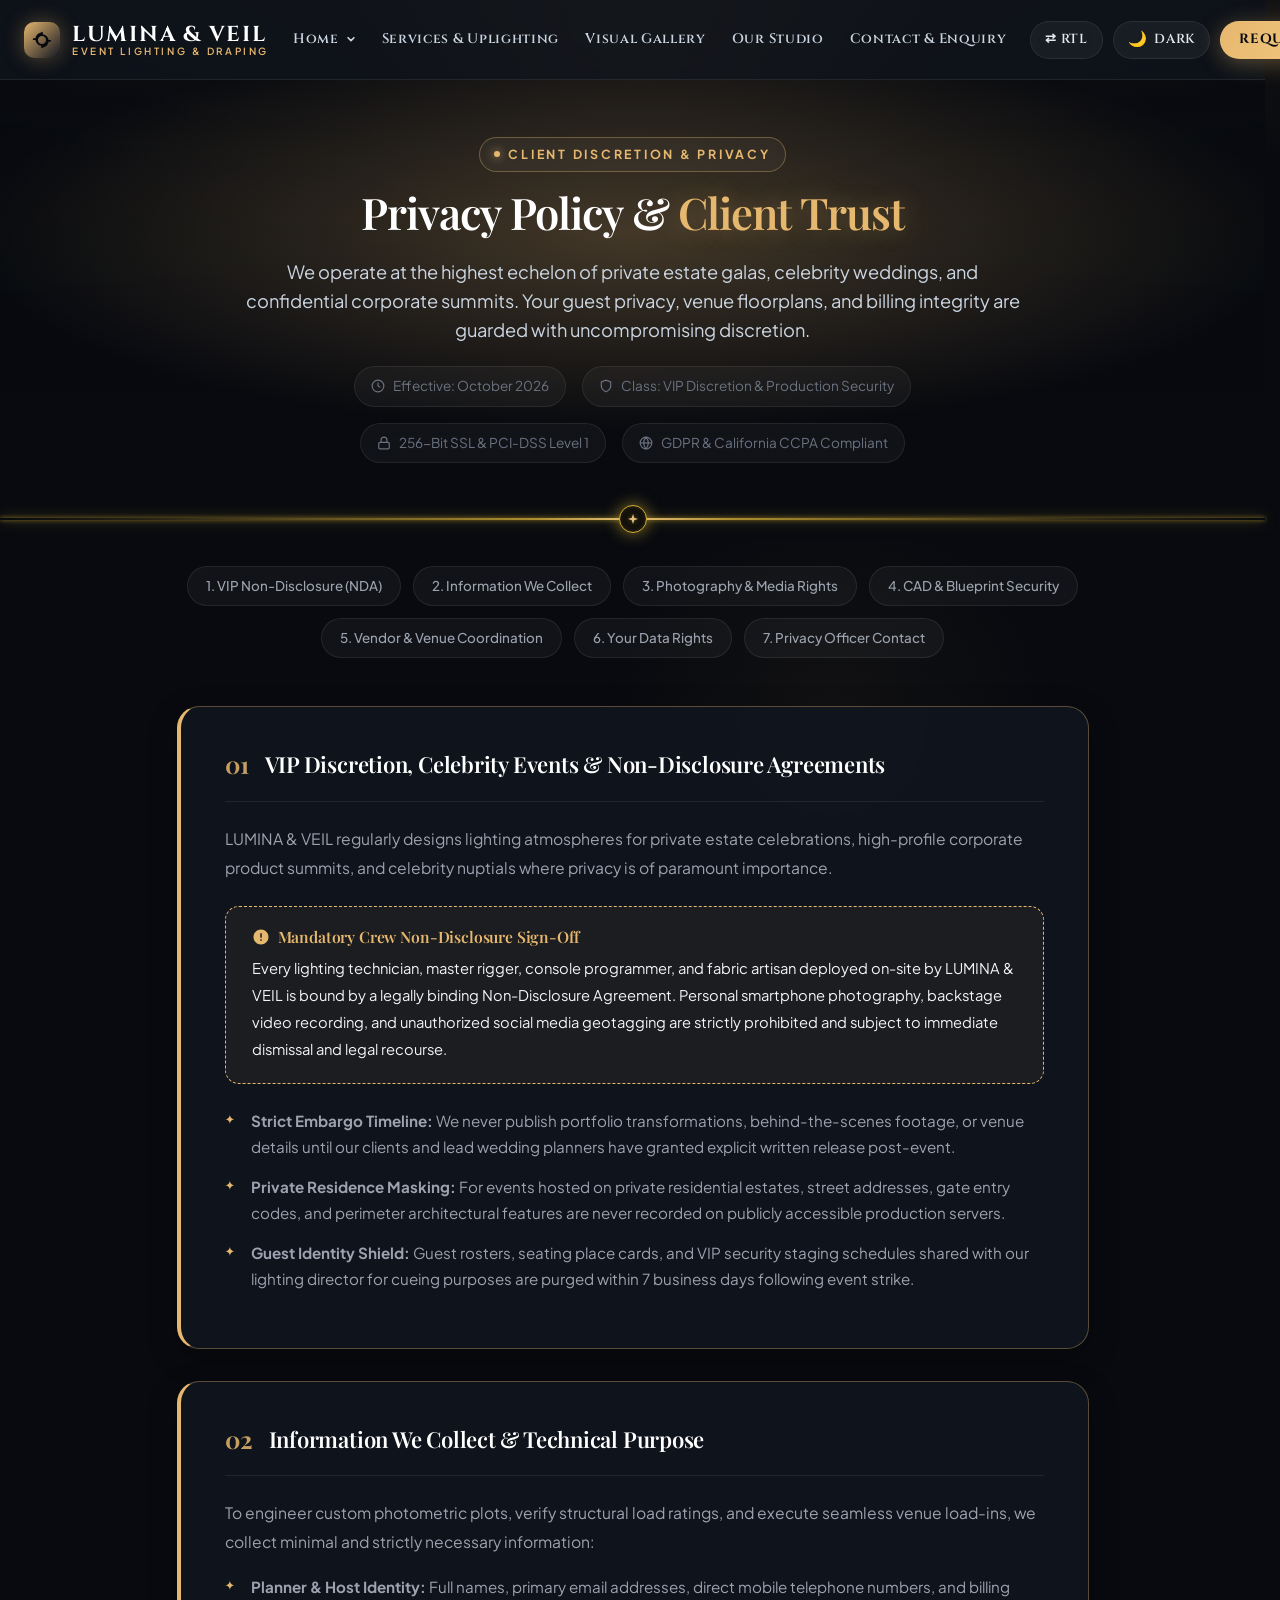
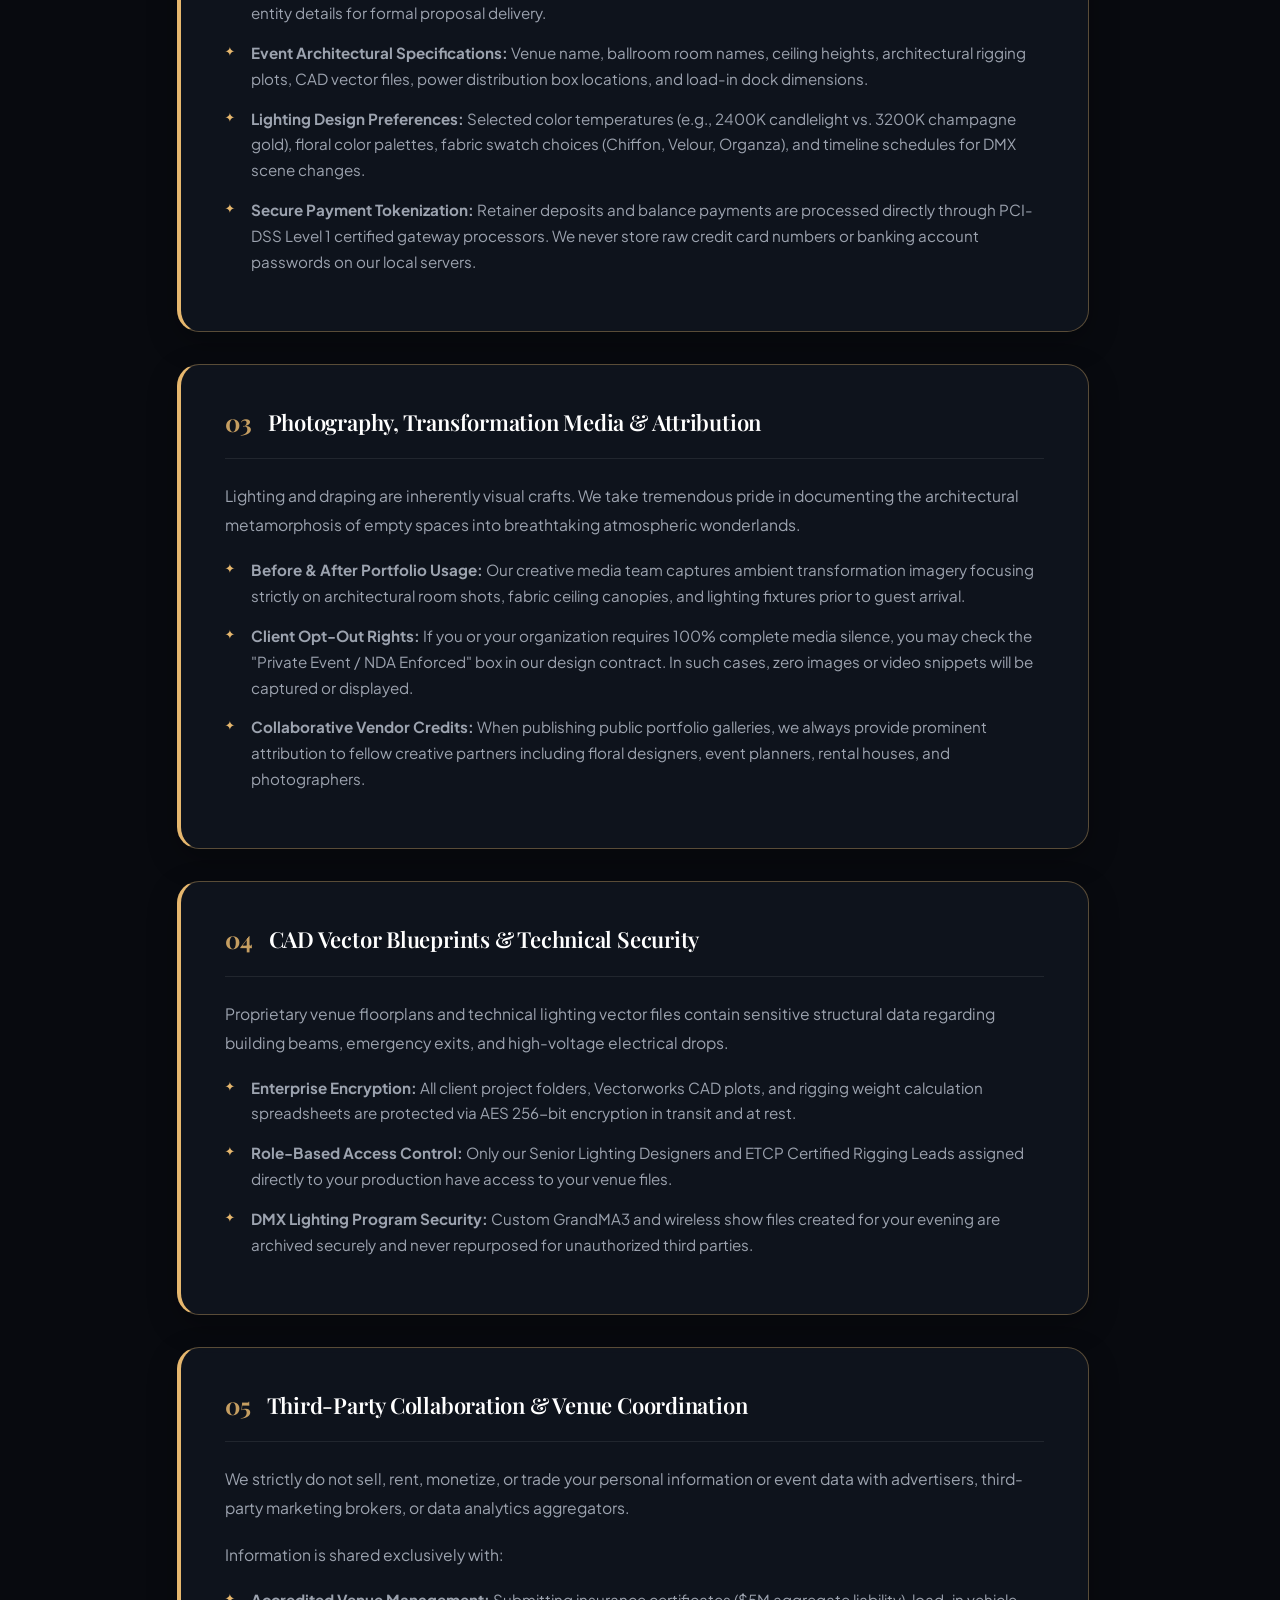
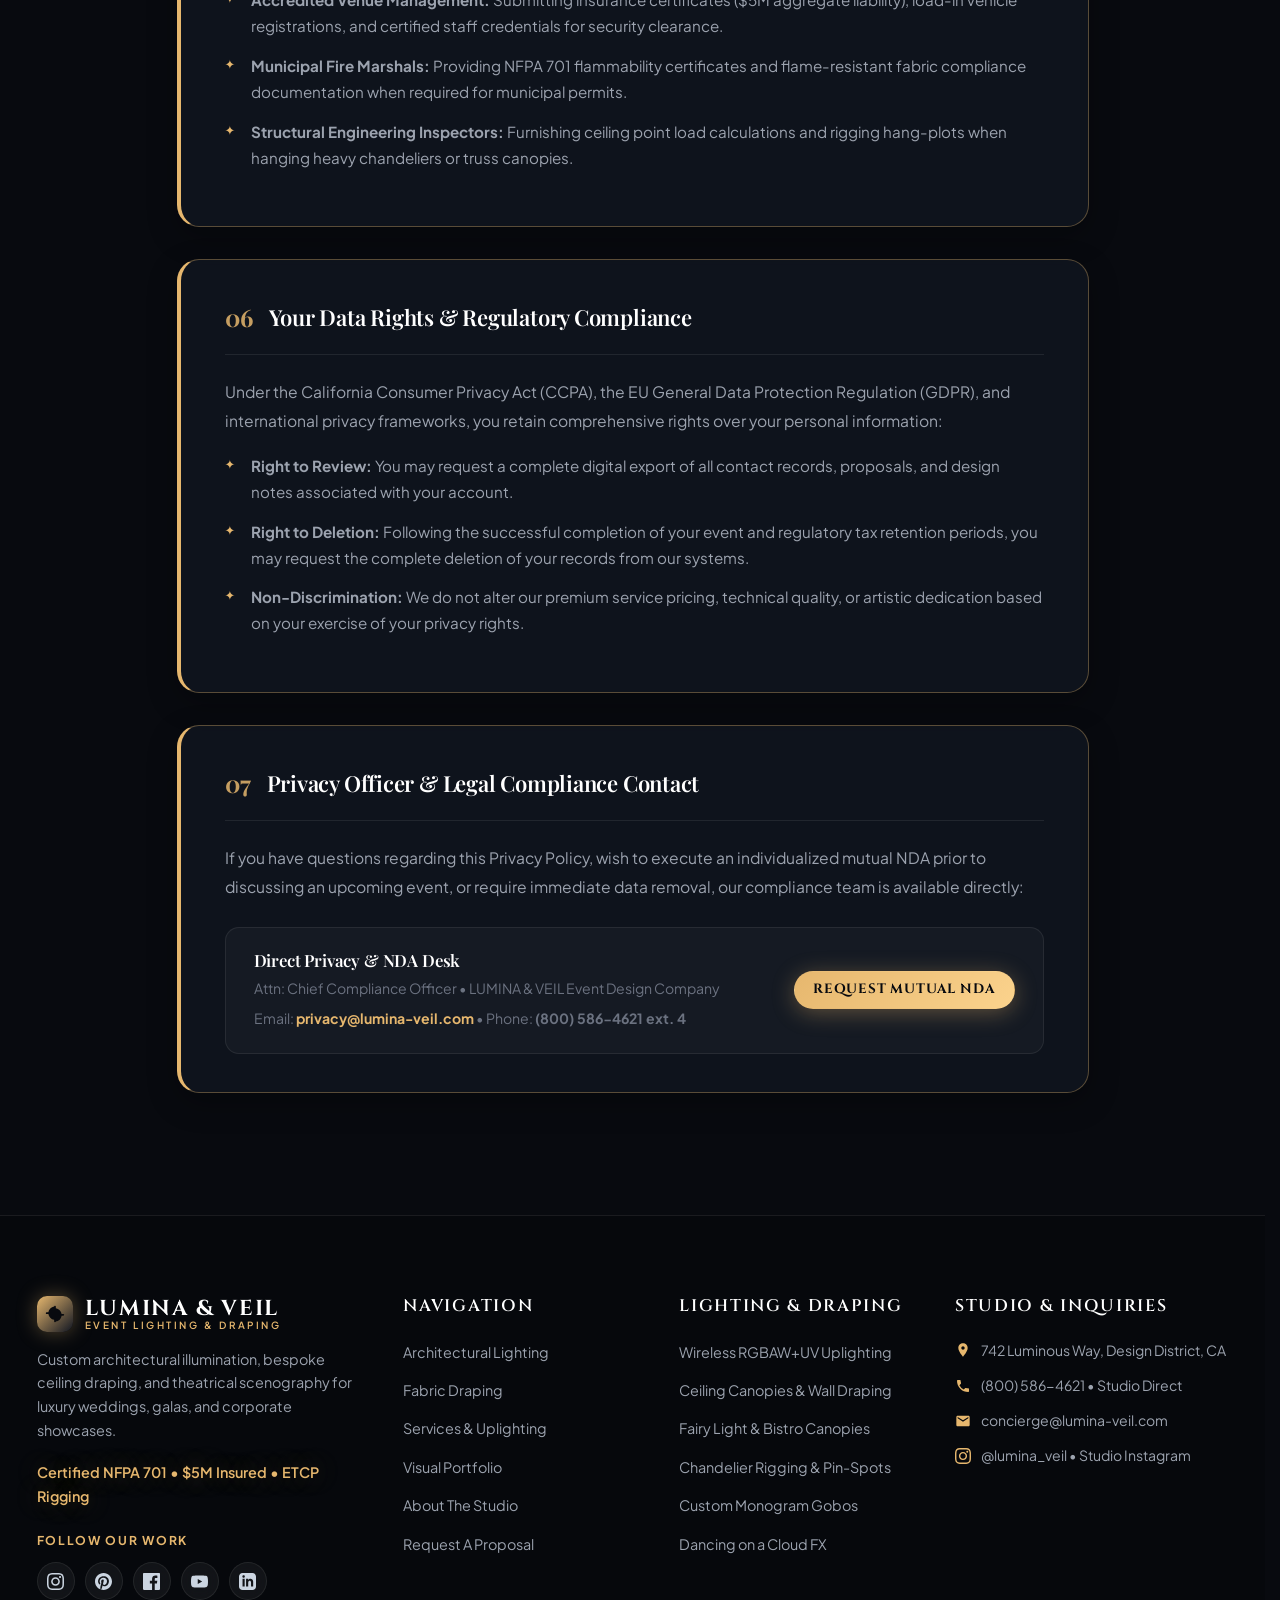
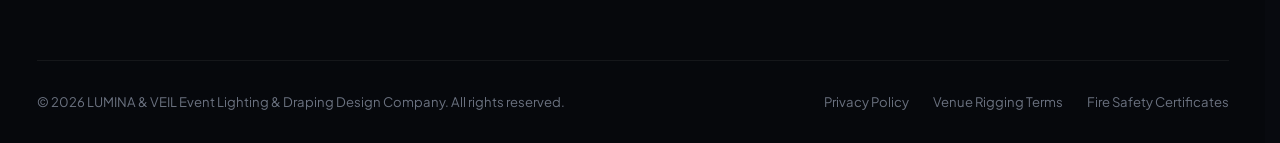
<file: privacy-policy.html>
<!DOCTYPE html>
<html lang="en" data-theme="amber">
<head>
  <meta charset="UTF-8">
  <meta name="viewport" content="width=device-width, initial-scale=1.0">
  <title>Privacy Policy &amp; Client Data Protection | LUMINA &amp; VEIL Event Lighting &amp; Draping</title>
  <meta name="description" content="Review the privacy and non-disclosure standards of Lumina & Veil. Protecting private estate floorplans, high-profile wedding discretion, CAD designs, and secure inquiry data.">
  <link rel="icon" type="image/svg+xml" href="favicon.svg">
  <link rel="alternate icon" href="favicon.ico">
  <link rel="stylesheet" href="style.css">
</head>
<body>
  <div class="ambient-beam" aria-hidden="true"></div>

  <!-- Main Sticky Header (Single Top Element) -->
  <header class="site-header">
    <div class="container nav-container">
      <a href="index.html" class="brand-logo" aria-label="Lumina and Veil Home">
        <div class="brand-icon">
          <svg viewBox="0 0 24 24">
            <path d="M12 2a1 1 0 0 1 1 1v2.07c3.61.45 6.48 3.32 6.93 6.93H22a1 1 0 0 1 0 2h-2.07c-.45 3.61-3.32 6.48-6.93 6.93V21a1 1 0 0 1-2 0v-2.07c-3.61-.45-6.48-3.32-6.93-6.93H2a1 1 0 0 1 0-2h2.07c.45-3.61 3.32-6.48 6.93-6.93V3a1 1 0 0 1 1-1zm0 5.1c-2.7 0-4.9 2.2-4.9 4.9s2.2 4.9 4.9 4.9 4.9-2.2 4.9-4.9-2.2-4.9-4.9-4.9z"/>
          </svg>
        </div>
        <div class="brand-text">
          LUMINA &amp; VEIL
          <span>Event Lighting &amp; Draping</span>
        </div>
      </a>

      <nav aria-label="Primary Navigation">
        <ul class="nav-menu">
          <li class="nav-item has-dropdown">
            <button class="nav-link dropdown-toggle" aria-expanded="false" aria-haspopup="true">
              <span>Home</span>
              <svg class="chevron-icon" width="10" height="10" viewBox="0 0 12 12" fill="none" stroke="currentColor" stroke-width="2" stroke-linecap="round" stroke-linejoin="round"><path d="M2.5 4.5l3.5 3.5 3.5-3.5"/></svg>
            </button>
            <div class="nav-dropdown">
              <a href="index.html" class="dropdown-item">
                <div class="dropdown-item-icon">
                  <svg width="22" height="22" viewBox="0 0 24 24" fill="currentColor">
                    <path d="M12 2a1 1 0 0 1 1 1v2.07c3.61.45 6.48 3.32 6.93 6.93H22a1 1 0 0 1 0 2h-2.07c-.45 3.61-3.32 6.48-6.93 6.93V21a1 1 0 0 1-2 0v-2.07c-3.61-.45-6.48-3.32-6.93-6.93H2a1 1 0 0 1 0-2h2.07c.45-3.61 3.32-6.48 6.93-6.93V3a1 1 0 0 1 1-1zm0 5.1c-2.7 0-4.9 2.2-4.9 4.9s2.2 4.9 4.9 4.9 4.9-2.2 4.9-4.9-2.2-4.9-4.9-4.9z"/>
                  </svg>
                </div>
                <div class="dropdown-item-text">
                  <strong>Architectural Lighting</strong>
                  <span>Ballroom transformations, uplighting &amp; live DMX</span>
                </div>
              </a>
              <a href="home-2.html" class="dropdown-item">
                <div class="dropdown-item-icon">
                  <svg width="22" height="22" viewBox="0 0 24 24" fill="none" stroke="currentColor" stroke-width="1.8" stroke-linecap="round" stroke-linejoin="round">
                    <path d="M3 4h18"/>
                    <path d="M5 4c0 7 3.5 11 7 11s7-4 7-11"/>
                    <path d="M8 4c0 9 2 14 4 16 2-2 4-7 4-16"/>
                    <path d="M5 15v5"/>
                    <path d="M19 15v5"/>
                  </svg>
                </div>
                <div class="dropdown-item-text">
                  <strong>Fabric Draping</strong>
                  <span>Ceiling starburst canopies, wall wraps &amp; textiles</span>
                </div>
              </a>
            </div>
          </li>
          <li class="nav-item"><a href="services.html">Services &amp; Uplighting</a></li>
          <li class="nav-item"><a href="gallery.html">Visual Gallery</a></li>
          <li class="nav-item"><a href="about.html">Our Studio</a></li>
          <li class="nav-item"><a href="contact.html">Contact &amp; Enquiry</a></li>
        </ul>
      </nav>

      <div class="nav-actions">
        <!-- RTL Toggle CTA Button -->
        <button class="nav-pill-btn rtl-toggle-btn" aria-label="Toggle text direction">&#8644; RTL</button>

        <!-- Light / Dark Mode Toggle Button -->
        <button class="nav-pill-btn theme-mode-toggle" aria-label="Toggle light and dark mode" title="Toggle Light / Dark mode">
          <span class="theme-mode-icon">&#127769;</span>
          <span class="theme-mode-text">Dark</span>
        </button>

        <a href="contact.html" class="btn btn-primary btn-sm">Request Proposal</a>
        <button class="mobile-toggle" aria-label="Toggle navigation menu" aria-expanded="false">&#9776;</button>
      </div>
    </div>
  </header>

  <main>
    <!-- Privacy Hero Header with Background Image -->
    <section class="legal-hero hero-privacy">
      <div class="container text-center" style="max-width: 860px; margin: 0 auto; position: relative; z-index: 2;">
        <div class="eyebrow">
          <span class="eyebrow-dot"></span> Client Discretion &amp; Privacy
        </div>
        <h1>Privacy Policy &amp; <span class="glow-text">Client Trust</span></h1>
        <p style="margin-top: 18px; font-size: 1.14rem;">
          We operate at the highest echelon of private estate galas, celebrity weddings, and confidential corporate summits. Your guest privacy, venue floorplans, and billing integrity are guarded with uncompromising discretion.
        </p>

        <div class="legal-meta-strip">
          <div class="legal-meta-item">
            <svg width="14" height="14" viewBox="0 0 24 24" fill="none" stroke="currentColor" stroke-width="2"><circle cx="12" cy="12" r="10"/><polyline points="12 6 12 12 16 14"/></svg>
            <span>Effective: October 2026</span>
          </div>
          <div class="legal-meta-item">
            <svg width="14" height="14" viewBox="0 0 24 24" fill="none" stroke="currentColor" stroke-width="2"><path d="M12 22s8-4 8-10V5l-8-3-8 3v7c0 6 8 10 8 10z"/></svg>
            <span>Class: VIP Discretion &amp; Production Security</span>
          </div>
          <div class="legal-meta-item">
            <svg width="14" height="14" viewBox="0 0 24 24" fill="none" stroke="currentColor" stroke-width="2"><rect x="3" y="11" width="18" height="11" rx="2" ry="2"/><path d="M7 11V7a5 5 0 0 1 10 0v4"/></svg>
            <span>256-Bit SSL &amp; PCI-DSS Level 1</span>
          </div>
          <div class="legal-meta-item">
            <svg width="14" height="14" viewBox="0 0 24 24" fill="none" stroke="currentColor" stroke-width="2"><circle cx="12" cy="12" r="10"/><line x1="2" y1="12" x2="22" y2="12"/><path d="M12 2a15.3 15.3 0 0 1 4 10 15.3 15.3 0 0 1-4 10 15.3 15.3 0 0 1-4-10 15.3 15.3 0 0 1 4-10z"/></svg>
            <span>GDPR &amp; California CCPA Compliant</span>
          </div>
        </div>
      </div>
      <div class="hero-section-cutter" aria-hidden="true">
        <div class="cutter-gem">
          <svg width="12" height="12" viewBox="0 0 24 24"><path d="M12 2L14.5 9.5L22 12L14.5 14.5L12 22L9.5 14.5L2 12L9.5 9.5L12 2Z"/></svg>
        </div>
      </div>
    </section>

    <!-- Quick Navigation Links -->
    <section style="padding: 10px 0 0 0;">
      <div class="container">
        <div class="legal-quicknav">
          <a href="#nda-protocol">1. VIP Non-Disclosure (NDA)</a>
          <a href="#data-collected">2. Information We Collect</a>
          <a href="#media-rights">3. Photography &amp; Media Rights</a>
          <a href="#cad-security">4. CAD &amp; Blueprint Security</a>
          <a href="#vendor-sharing">5. Vendor &amp; Venue Coordination</a>
          <a href="#client-rights">6. Your Data Rights</a>
          <a href="#contact-dpo">7. Privacy Officer Contact</a>
        </div>
      </div>
    </section>

    <!-- Detailed Legal Document Sections -->
    <section class="legal-container">
      <div class="container">

        <!-- Section 1 -->
        <article class="legal-card" id="nda-protocol">
          <div class="legal-card-header">
            <span class="legal-card-num">01</span>
            <h3>VIP Discretion, Celebrity Events &amp; Non-Disclosure Agreements</h3>
          </div>
          <p>
            LUMINA &amp; VEIL regularly designs lighting atmospheres for private estate celebrations, high-profile corporate product summits, and celebrity nuptials where privacy is of paramount importance.
          </p>
          <div class="legal-callout">
            <h5>
              <svg width="18" height="18" viewBox="0 0 24 24" fill="currentColor"><path d="M12 2C6.48 2 2 6.48 2 12s4.48 10 10 10 10-4.48 10-10S17.52 2 12 2zm1 15h-2v-2h2v2zm0-4h-2V7h2v6z"/></svg>
              Mandatory Crew Non-Disclosure Sign-Off
            </h5>
            <p>
              Every lighting technician, master rigger, console programmer, and fabric artisan deployed on-site by LUMINA &amp; VEIL is bound by a legally binding Non-Disclosure Agreement. Personal smartphone photography, backstage video recording, and unauthorized social media geotagging are strictly prohibited and subject to immediate dismissal and legal recourse.
            </p>
          </div>
          <ul>
            <li><strong>Strict Embargo Timeline:</strong> We never publish portfolio transformations, behind-the-scenes footage, or venue details until our clients and lead wedding planners have granted explicit written release post-event.</li>
            <li><strong>Private Residence Masking:</strong> For events hosted on private residential estates, street addresses, gate entry codes, and perimeter architectural features are never recorded on publicly accessible production servers.</li>
            <li><strong>Guest Identity Shield:</strong> Guest rosters, seating place cards, and VIP security staging schedules shared with our lighting director for cueing purposes are purged within 7 business days following event strike.</li>
          </ul>
        </article>

        <!-- Section 2 -->
        <article class="legal-card" id="data-collected">
          <div class="legal-card-header">
            <span class="legal-card-num">02</span>
            <h3>Information We Collect &amp; Technical Purpose</h3>
          </div>
          <p>
            To engineer custom photometric plots, verify structural load ratings, and execute seamless venue load-ins, we collect minimal and strictly necessary information:
          </p>
          <ul>
            <li><strong>Planner &amp; Host Identity:</strong> Full names, primary email addresses, direct mobile telephone numbers, and billing entity details for formal proposal delivery.</li>
            <li><strong>Event Architectural Specifications:</strong> Venue name, ballroom room names, ceiling heights, architectural rigging plots, CAD vector files, power distribution box locations, and load-in dock dimensions.</li>
            <li><strong>Lighting Design Preferences:</strong> Selected color temperatures (e.g., 2400K candlelight vs. 3200K champagne gold), floral color palettes, fabric swatch choices (Chiffon, Velour, Organza), and timeline schedules for DMX scene changes.</li>
            <li><strong>Secure Payment Tokenization:</strong> Retainer deposits and balance payments are processed directly through PCI-DSS Level 1 certified gateway processors. We never store raw credit card numbers or banking account passwords on our local servers.</li>
          </ul>
        </article>

        <!-- Section 3 -->
        <article class="legal-card" id="media-rights">
          <div class="legal-card-header">
            <span class="legal-card-num">03</span>
            <h3>Photography, Transformation Media &amp; Attribution</h3>
          </div>
          <p>
            Lighting and draping are inherently visual crafts. We take tremendous pride in documenting the architectural metamorphosis of empty spaces into breathtaking atmospheric wonderlands.
          </p>
          <ul>
            <li><strong>Before &amp; After Portfolio Usage:</strong> Our creative media team captures ambient transformation imagery focusing strictly on architectural room shots, fabric ceiling canopies, and lighting fixtures prior to guest arrival.</li>
            <li><strong>Client Opt-Out Rights:</strong> If you or your organization requires 100% complete media silence, you may check the "Private Event / NDA Enforced" box in our design contract. In such cases, zero images or video snippets will be captured or displayed.</li>
            <li><strong>Collaborative Vendor Credits:</strong> When publishing public portfolio galleries, we always provide prominent attribution to fellow creative partners including floral designers, event planners, rental houses, and photographers.</li>
          </ul>
        </article>

        <!-- Section 4 -->
        <article class="legal-card" id="cad-security">
          <div class="legal-card-header">
            <span class="legal-card-num">04</span>
            <h3>CAD Vector Blueprints &amp; Technical Security</h3>
          </div>
          <p>
            Proprietary venue floorplans and technical lighting vector files contain sensitive structural data regarding building beams, emergency exits, and high-voltage electrical drops.
          </p>
          <ul>
            <li><strong>Enterprise Encryption:</strong> All client project folders, Vectorworks CAD plots, and rigging weight calculation spreadsheets are protected via AES 256-bit encryption in transit and at rest.</li>
            <li><strong>Role-Based Access Control:</strong> Only our Senior Lighting Designers and ETCP Certified Rigging Leads assigned directly to your production have access to your venue files.</li>
            <li><strong>DMX Lighting Program Security:</strong> Custom GrandMA3 and wireless show files created for your evening are archived securely and never repurposed for unauthorized third parties.</li>
          </ul>
        </article>

        <!-- Section 5 -->
        <article class="legal-card" id="vendor-sharing">
          <div class="legal-card-header">
            <span class="legal-card-num">05</span>
            <h3>Third-Party Collaboration &amp; Venue Coordination</h3>
          </div>
          <p>
            We strictly do not sell, rent, monetize, or trade your personal information or event data with advertisers, third-party marketing brokers, or data analytics aggregators.
          </p>
          <p>
            Information is shared exclusively with:
          </p>
          <ul>
            <li><strong>Accredited Venue Management:</strong> Submitting insurance certificates ($5M aggregate liability), load-in vehicle registrations, and certified staff credentials for security clearance.</li>
            <li><strong>Municipal Fire Marshals:</strong> Providing NFPA 701 flammability certificates and flame-resistant fabric compliance documentation when required for municipal permits.</li>
            <li><strong>Structural Engineering Inspectors:</strong> Furnishing ceiling point load calculations and rigging hang-plots when hanging heavy chandeliers or truss canopies.</li>
          </ul>
        </article>

        <!-- Section 6 -->
        <article class="legal-card" id="client-rights">
          <div class="legal-card-header">
            <span class="legal-card-num">06</span>
            <h3>Your Data Rights &amp; Regulatory Compliance</h3>
          </div>
          <p>
            Under the California Consumer Privacy Act (CCPA), the EU General Data Protection Regulation (GDPR), and international privacy frameworks, you retain comprehensive rights over your personal information:
          </p>
          <ul>
            <li><strong>Right to Review:</strong> You may request a complete digital export of all contact records, proposals, and design notes associated with your account.</li>
            <li><strong>Right to Deletion:</strong> Following the successful completion of your event and regulatory tax retention periods, you may request the complete deletion of your records from our systems.</li>
            <li><strong>Non-Discrimination:</strong> We do not alter our premium service pricing, technical quality, or artistic dedication based on your exercise of your privacy rights.</li>
          </ul>
        </article>

        <!-- Section 7 -->
        <article class="legal-card" id="contact-dpo">
          <div class="legal-card-header">
            <span class="legal-card-num">07</span>
            <h3>Privacy Officer &amp; Legal Compliance Contact</h3>
          </div>
          <p>
            If you have questions regarding this Privacy Policy, wish to execute an individualized mutual NDA prior to discussing an upcoming event, or require immediate data removal, our compliance team is available directly:
          </p>
          
          <div class="doc-download-box">
            <div class="doc-download-info">
              <h4>Direct Privacy &amp; NDA Desk</h4>
              <p>Attn: Chief Compliance Officer  &bull;  LUMINA &amp; VEIL Event Design Company</p>
              <p style="margin-top: 4px;">Email: <strong style="color: var(--glow-primary);">privacy@lumina-veil.com</strong>  &bull;  Phone: <strong>(800) 586-4621 ext. 4</strong></p>
            </div>
            <a href="contact.html?subject=nda" class="btn btn-primary btn-sm">Request Mutual NDA</a>
          </div>
        </article>

      </div>
    </section>
  </main>

      <!-- Site Footer -->
  <footer class="site-footer">
    <div class="container">
      <div class="footer-grid">
        <div class="footer-col">
          <a href="index.html" class="brand-logo" style="margin-bottom: 16px;" aria-label="Lumina and Veil Home">
            <div class="brand-icon">
              <svg viewBox="0 0 24 24"><path d="M12 2a1 1 0 0 1 1 1v2.07c3.61.45 6.48 3.32 6.93 6.93H22a1 1 0 0 1 0 2h-2.07c-.45 3.61-3.32 6.48-6.93 6.93V21a1 1 0 0 1-2 0v-2.07c-3.61-.45-6.48-3.32-6.93-6.93H2a1 1 0 0 1 0-2h2.07c.45-3.61 3.32-6.48 6.93-6.93V3a1 1 0 0 1 1-1z"/></svg>
            </div>
            <div class="brand-text">
              LUMINA &amp; VEIL
              <span>Event Lighting &amp; Draping</span>
            </div>
          </a>
          <p>Custom architectural illumination, bespoke ceiling draping, and theatrical scenography for luxury weddings, galas, and corporate showcases.</p>
          <p class="glow-text" style="font-weight: 600;">Certified NFPA 701 &bull; $5M Insured &bull; ETCP Rigging</p>
          <div class="footer-social-wrapper">
            <span class="footer-social-label">Follow Our Work</span>
            <div class="footer-social-links">
              <a href="https://instagram.com" target="_blank" rel="noopener noreferrer" class="social-icon-btn" aria-label="Instagram" title="Follow Lumina &amp; Veil on Instagram">
                <svg viewBox="0 0 24 24"><path d="M12 2.163c3.204 0 3.584.012 4.85.07 3.252.148 4.771 1.691 4.919 4.919.058 1.265.069 1.645.069 4.849 0 3.205-.012 3.584-.069 4.849-.149 3.225-1.664 4.771-4.919 4.919-1.266.058-1.644.07-4.85.07-3.204 0-3.584-.012-4.849-.07-3.26-.149-4.771-1.699-4.919-4.92-.058-1.265-.07-1.644-.07-4.849 0-3.204.013-3.583.07-4.849.149-3.227 1.664-4.771 4.919-4.919 1.266-.057 1.645-.069 4.849-.069zm0-2.163c-3.259 0-3.667.014-4.947.072-4.358.2-6.78 2.618-6.98 6.98-.059 1.281-.073 1.689-.073 4.948 0 3.259.014 3.668.072 4.948.2 4.358 2.618 6.78 6.98 6.98 1.281.058 1.689.072 4.948.072 3.259 0 3.668-.014 4.948-.072 4.354-.2 6.782-2.618 6.979-6.98.059-1.28.073-1.689.073-4.948 0-3.259-.014-3.667-.072-4.947-.196-4.354-2.617-6.78-6.979-6.98-1.281-.059-1.69-.073-4.949-.073zm0 5.838c-3.403 0-6.162 2.759-6.162 6.162s2.759 6.163 6.162 6.163 6.162-2.759 6.162-6.163c0-3.403-2.759-6.162-6.162-6.162zm0 10.162c-2.209 0-4-1.79-4-4 0-2.209 1.791-4 4-4s4 1.791 4 4c0 2.21-1.791 4-4 4zm6.406-11.845c-.796 0-1.441.645-1.441 1.44s.645 1.44 1.441 1.44c.795 0 1.439-.645 1.439-1.44s-.644-1.44-1.439-1.44z"/></svg>
              </a>
              <a href="https://pinterest.com" target="_blank" rel="noopener noreferrer" class="social-icon-btn" aria-label="Pinterest" title="Inspiration Boards on Pinterest">
                <svg viewBox="0 0 24 24"><path d="M12 0c-6.627 0-12 5.372-12 12 0 5.084 3.163 9.426 7.627 11.174-.105-.949-.2-2.405.042-3.441.218-.937 1.407-5.965 1.407-5.965s-.359-.719-.359-1.782c0-1.668.967-2.914 2.171-2.914 1.023 0 1.518.769 1.518 1.69 0 1.029-.655 2.568-.994 3.995-.283 1.194.599 2.169 1.777 2.169 2.133 0 3.772-2.249 3.772-5.495 0-2.873-2.064-4.882-5.012-4.882-3.414 0-5.418 2.561-5.418 5.207 0 1.031.397 2.138.893 2.738.098.119.112.224.083.345-.09.375-.291 1.199-.332 1.357-.053.211-.174.268-.402.161-1.499-.698-2.436-2.889-2.436-4.649 0-3.785 2.75-7.262 7.929-7.262 4.163 0 7.398 2.967 7.398 6.931 0 4.136-2.607 7.464-6.227 7.464-1.216 0-2.359-.631-2.75-1.378l-.748 2.853c-.271 1.043-1.002 2.35-1.492 3.146 1.124.347 2.317.535 3.554.535 6.627 0 12-5.373 12-12 0-6.628-5.373-12-12-12z"/></svg>
              </a>
              <a href="https://facebook.com" target="_blank" rel="noopener noreferrer" class="social-icon-btn" aria-label="Facebook" title="Lumina &amp; Veil on Facebook">
                <svg viewBox="0 0 24 24"><path d="M22.675 0h-21.35c-.732 0-1.325.593-1.325 1.325v21.351c0 .731.593 1.324 1.325 1.324h11.495v-9.294h-3.128v-3.622h3.128v-2.671c0-3.1 1.893-4.788 4.659-4.788 1.325 0 2.463.099 2.795.143v3.24l-1.918.001c-1.504 0-1.795.715-1.795 1.763v2.313h3.587l-.467 3.622h-3.12v9.293h6.116c.73 0 1.323-.593 1.323-1.325v-21.35c0-.732-.593-1.325-1.325-1.325z"/></svg>
              </a>
              <a href="https://youtube.com" target="_blank" rel="noopener noreferrer" class="social-icon-btn" aria-label="YouTube" title="Lighting Showcases on YouTube">
                <svg viewBox="0 0 24 24"><path d="M23.498 6.186a3.016 3.016 0 0 0-2.122-2.136C19.505 3.545 12 3.545 12 3.545s-7.505 0-9.377.505A3.017 3.017 0 0 0 .502 6.186C0 8.07 0 12 0 12s0 3.93.502 5.814a3.016 3.016 0 0 0 2.122 2.136c1.871.505 9.376.505 9.376.505s7.505 0 9.377-.505a3.015 3.015 0 0 0 2.122-2.136C24 15.93 24 12 24 12s0-3.93-.502-5.814zM9.545 15.568V8.432L15.818 12l-6.273 3.568z"/></svg>
              </a>
              <a href="https://linkedin.com" target="_blank" rel="noopener noreferrer" class="social-icon-btn" aria-label="LinkedIn" title="Corporate Portfolio on LinkedIn">
                <svg viewBox="0 0 24 24"><path d="M19 0h-14c-2.761 0-5 2.239-5 5v14c0 2.761 2.239 5 5 5h14c2.762 0 5-2.239 5-5v-14c0-2.761-2.238-5-5-5zm-11 19h-3v-11h3v11zm-1.5-12.268c-.966 0-1.75-.79-1.75-1.764s.784-1.764 1.75-1.764 1.75.79 1.75 1.764-.783 1.764-1.75 1.764zm13.5 12.268h-3v-5.604c0-3.368-4-3.113-4 0v5.604h-3v-11h3v1.765c1.396-2.586 7-2.777 7 2.476v6.759z"/></svg>
              </a>
            </div>
          </div>
        </div>

        <div class="footer-col">
          <h4>Navigation</h4>
          <ul class="footer-links">
            <li><a href="index.html">Architectural Lighting</a></li>
            <li><a href="home-2.html">Fabric Draping</a></li>
            <li><a href="services.html">Services &amp; Uplighting</a></li>
            <li><a href="gallery.html">Visual Portfolio</a></li>
            <li><a href="about.html">About The Studio</a></li>
            <li><a href="contact.html">Request A Proposal</a></li>
          </ul>
        </div>

        <div class="footer-col">
          <h4>Lighting &amp; Draping</h4>
          <ul class="footer-links">
            <li><a href="services.html#uplighting">Wireless RGBAW+UV Uplighting</a></li>
            <li><a href="services.html#draping">Ceiling Canopies &amp; Wall Draping</a></li>
            <li><a href="services.html#fairylights">Fairy Light &amp; Bistro Canopies</a></li>
            <li><a href="services.html#chandeliers">Chandelier Rigging &amp; Pin-Spots</a></li>
            <li><a href="services.html#gobo">Custom Monogram Gobos</a></li>
            <li><a href="services.html#fx">Dancing on a Cloud FX</a></li>
          </ul>
        </div>

        <div class="footer-col">
          <h4>Studio &amp; Inquiries</h4>
          <ul class="footer-contact-list">
            <li>
              <svg viewBox="0 0 24 24"><path d="M12 2C8.13 2 5 5.13 5 9c0 5.25 7 13 7 13s7-7.75 7-13c0-3.87-3.13-7-7-7zm0 9.5c-1.38 0-2.5-1.12-2.5-2.5s1.12-2.5 2.5-2.5 2.5 1.12 2.5 2.5-1.12 2.5-2.5 2.5z"/></svg>
              <a href="contact.html#location-map" class="footer-map-link">742 Luminous Way, Design District, CA</a>
            </li>
            <li>
              <svg viewBox="0 0 24 24"><path d="M20 15.5c-1.25 0-2.45-.2-3.57-.57a1.02 1.02 0 0 0-1.02.24l-2.2 2.2a15.045 15.045 0 0 1-6.59-6.59l2.2-2.21a.96.96 0 0 0 .25-1A11.36 11.36 0 0 1 8.5 4c0-.55-.45-1-1-1H4c-.55 0-1 .45-1 1 0 9.39 7.61 17 17 17 .55 0 1-.45 1-1v-3.5c0-.55-.45-1-1-1z"/></svg>
              (800) 586-4621 &bull; Studio Direct
            </li>
            <li>
              <svg viewBox="0 0 24 24"><path d="M20 4H4c-1.1 0-1.99.9-1.99 2L2 18c0 1.1.9 2 2 2h16c1.1 0 2-.9 2-2V6c0-1.1-.9-2-2-2zm0 4l-8 5-8-5V6l8 5 8-5v2z"/></svg>
              concierge@lumina-veil.com
            </li>
            <li>
              <svg viewBox="0 0 24 24"><path d="M12 2.163c3.204 0 3.584.012 4.85.07 3.252.148 4.771 1.691 4.919 4.919.058 1.265.069 1.645.069 4.849 0 3.205-.012 3.584-.069 4.849-.149 3.225-1.664 4.771-4.919 4.919-1.266.058-1.644.07-4.85.07-3.204 0-3.584-.012-4.849-.07-3.26-.149-4.771-1.699-4.919-4.92-.058-1.265-.07-1.644-.07-4.849 0-3.204.013-3.583.07-4.849.149-3.227 1.664-4.771 4.919-4.919 1.266-.057 1.645-.069 4.849-.069zm0-2.163c-3.259 0-3.667.014-4.947.072-4.358.2-6.78 2.618-6.98 6.98-.059 1.281-.073 1.689-.073 4.948 0 3.259.014 3.668.072 4.948.2 4.358 2.618 6.78 6.98 6.98 1.281.058 1.689.072 4.948.072 3.259 0 3.668-.014 4.948-.072 4.354-.2 6.782-2.618 6.979-6.98.059-1.28.073-1.689.073-4.948 0-3.259-.014-3.667-.072-4.947-.196-4.354-2.617-6.78-6.979-6.98-1.281-.059-1.69-.073-4.949-.073zm0 5.838c-3.403 0-6.162 2.759-6.162 6.162s2.759 6.163 6.162 6.163 6.162-2.759 6.162-6.163c0-3.403-2.759-6.162-6.162-6.162zm0 10.162c-2.209 0-4-1.79-4-4 0-2.209 1.791-4 4-4s4 1.791 4 4c0 2.21-1.791 4-4 4zm6.406-11.845c-.796 0-1.441.645-1.441 1.44s.645 1.44 1.441 1.44c.795 0 1.439-.645 1.439-1.44s-.644-1.44-1.439-1.44z"/></svg>
              </a>
              <a href="https://instagram.com" target="_blank" rel="noopener noreferrer" style="color: inherit;">@lumina_veil &bull; Studio Instagram</a>
            </li>
          </ul>
        </div>
      </div>

      <div class="footer-bottom">
        <p>&copy; 2026 LUMINA &amp; VEIL Event Lighting &amp; Draping Design Company. All rights reserved.</p>
        <div class="footer-bottom-links">
          <a href="privacy-policy.html">Privacy Policy</a>
          <a href="rigging-terms.html">Venue Rigging Terms</a>
          <a href="safety-certificates.html">Fire Safety Certificates</a>
        </div>
      </div>
    </div>
  </footer>

  <script src="script.js"></script>
</body>
</html>
</file>
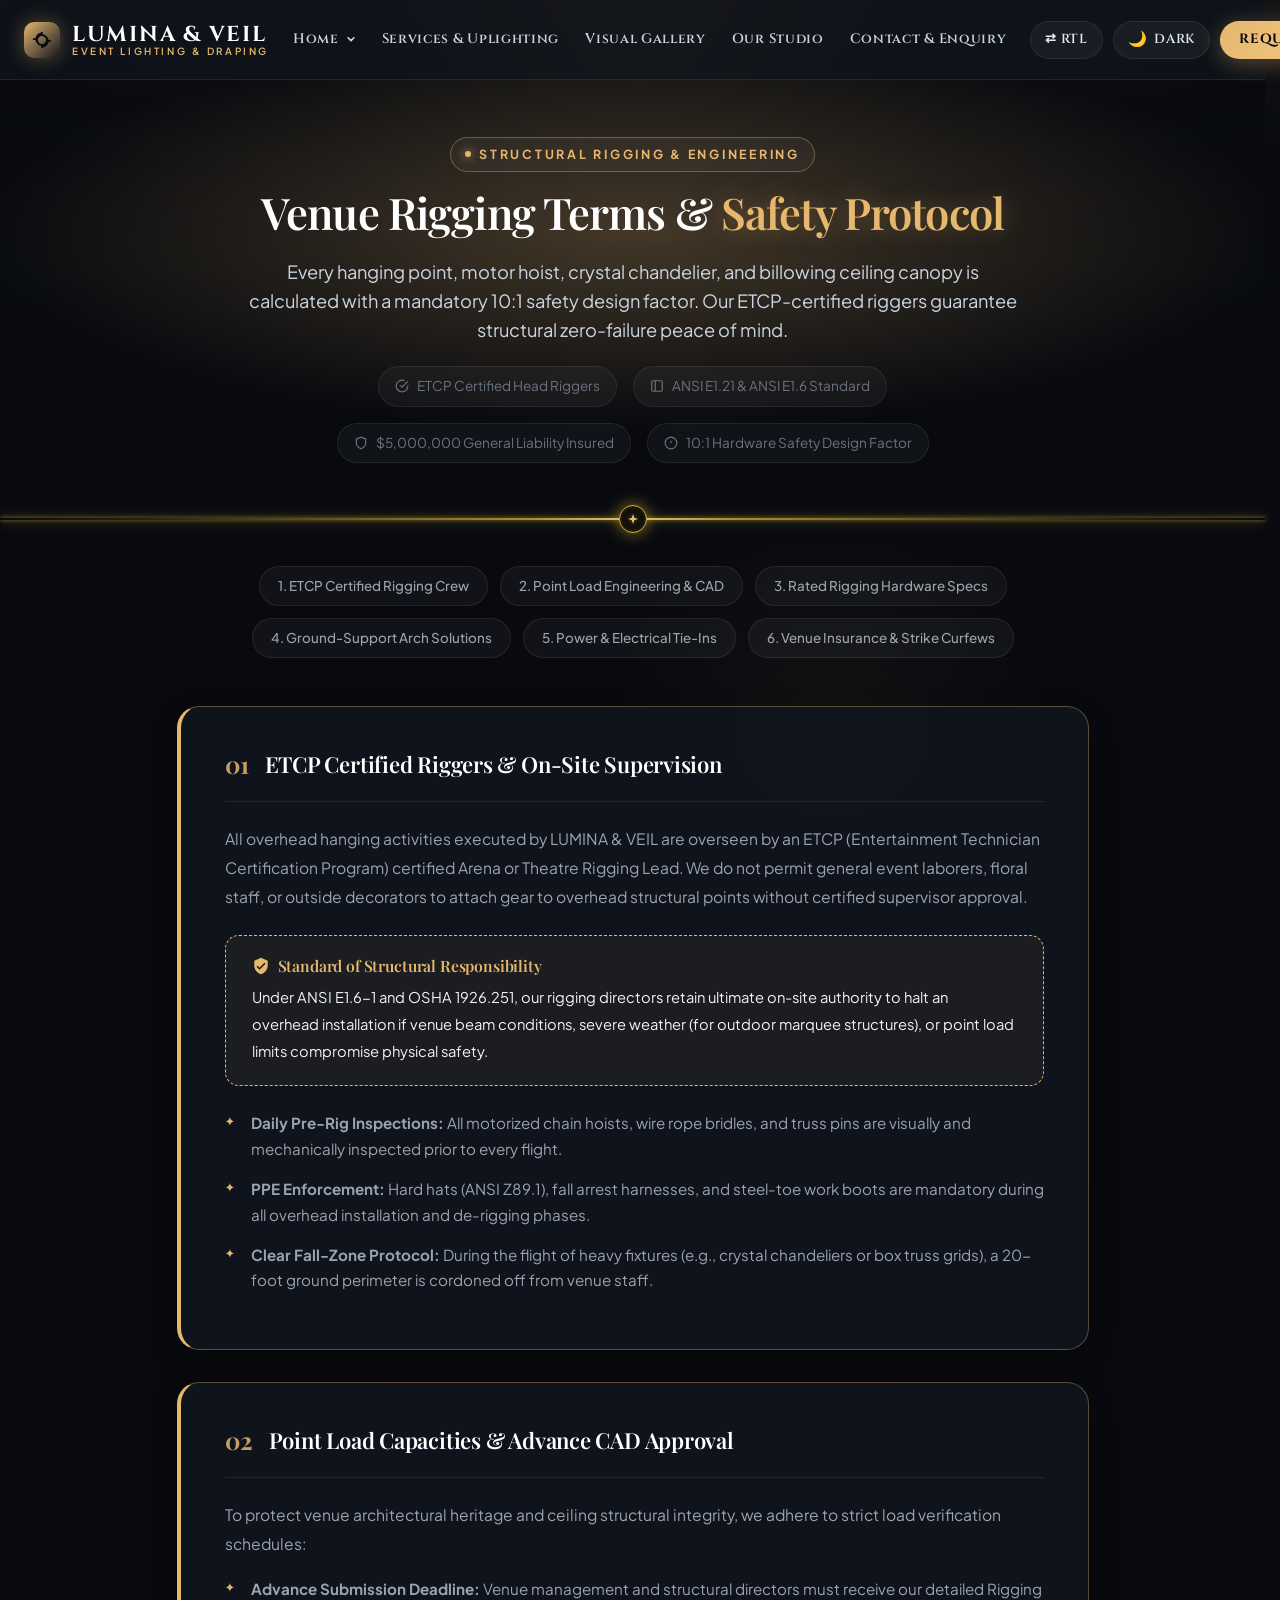
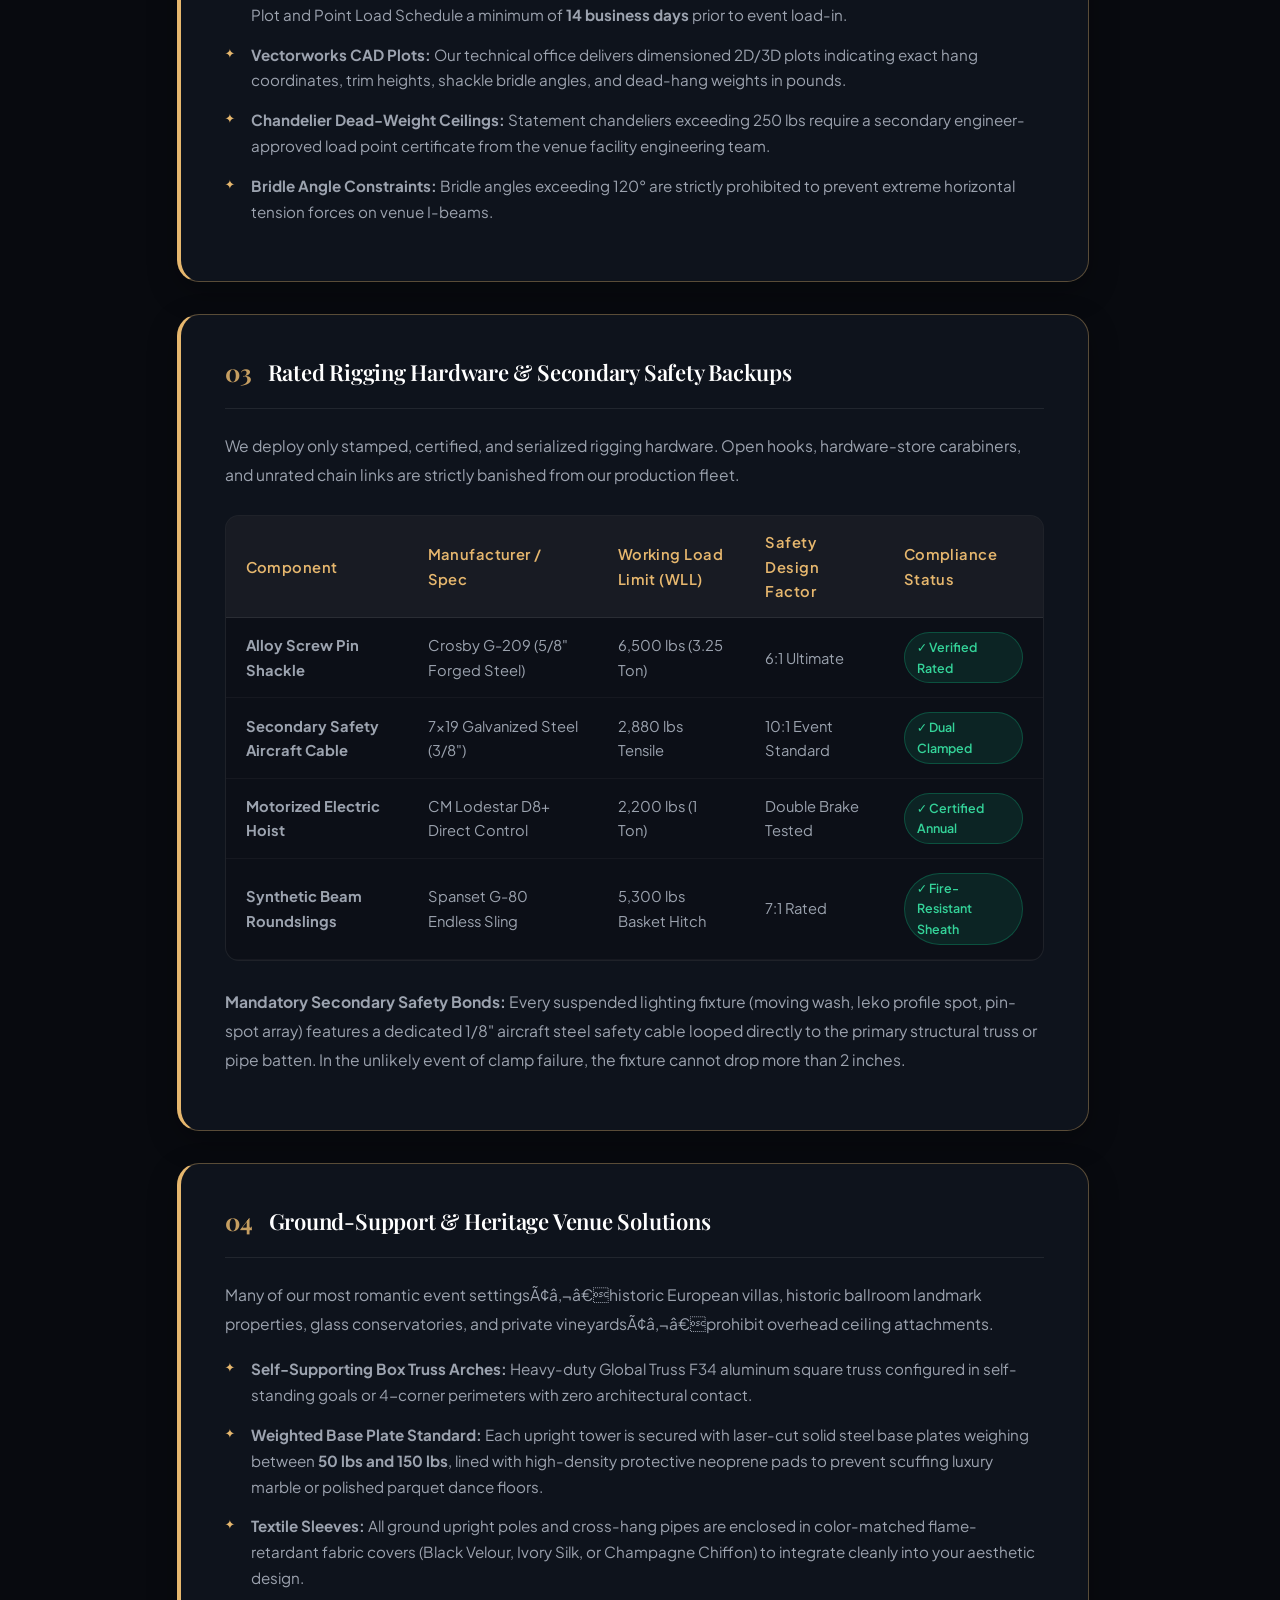
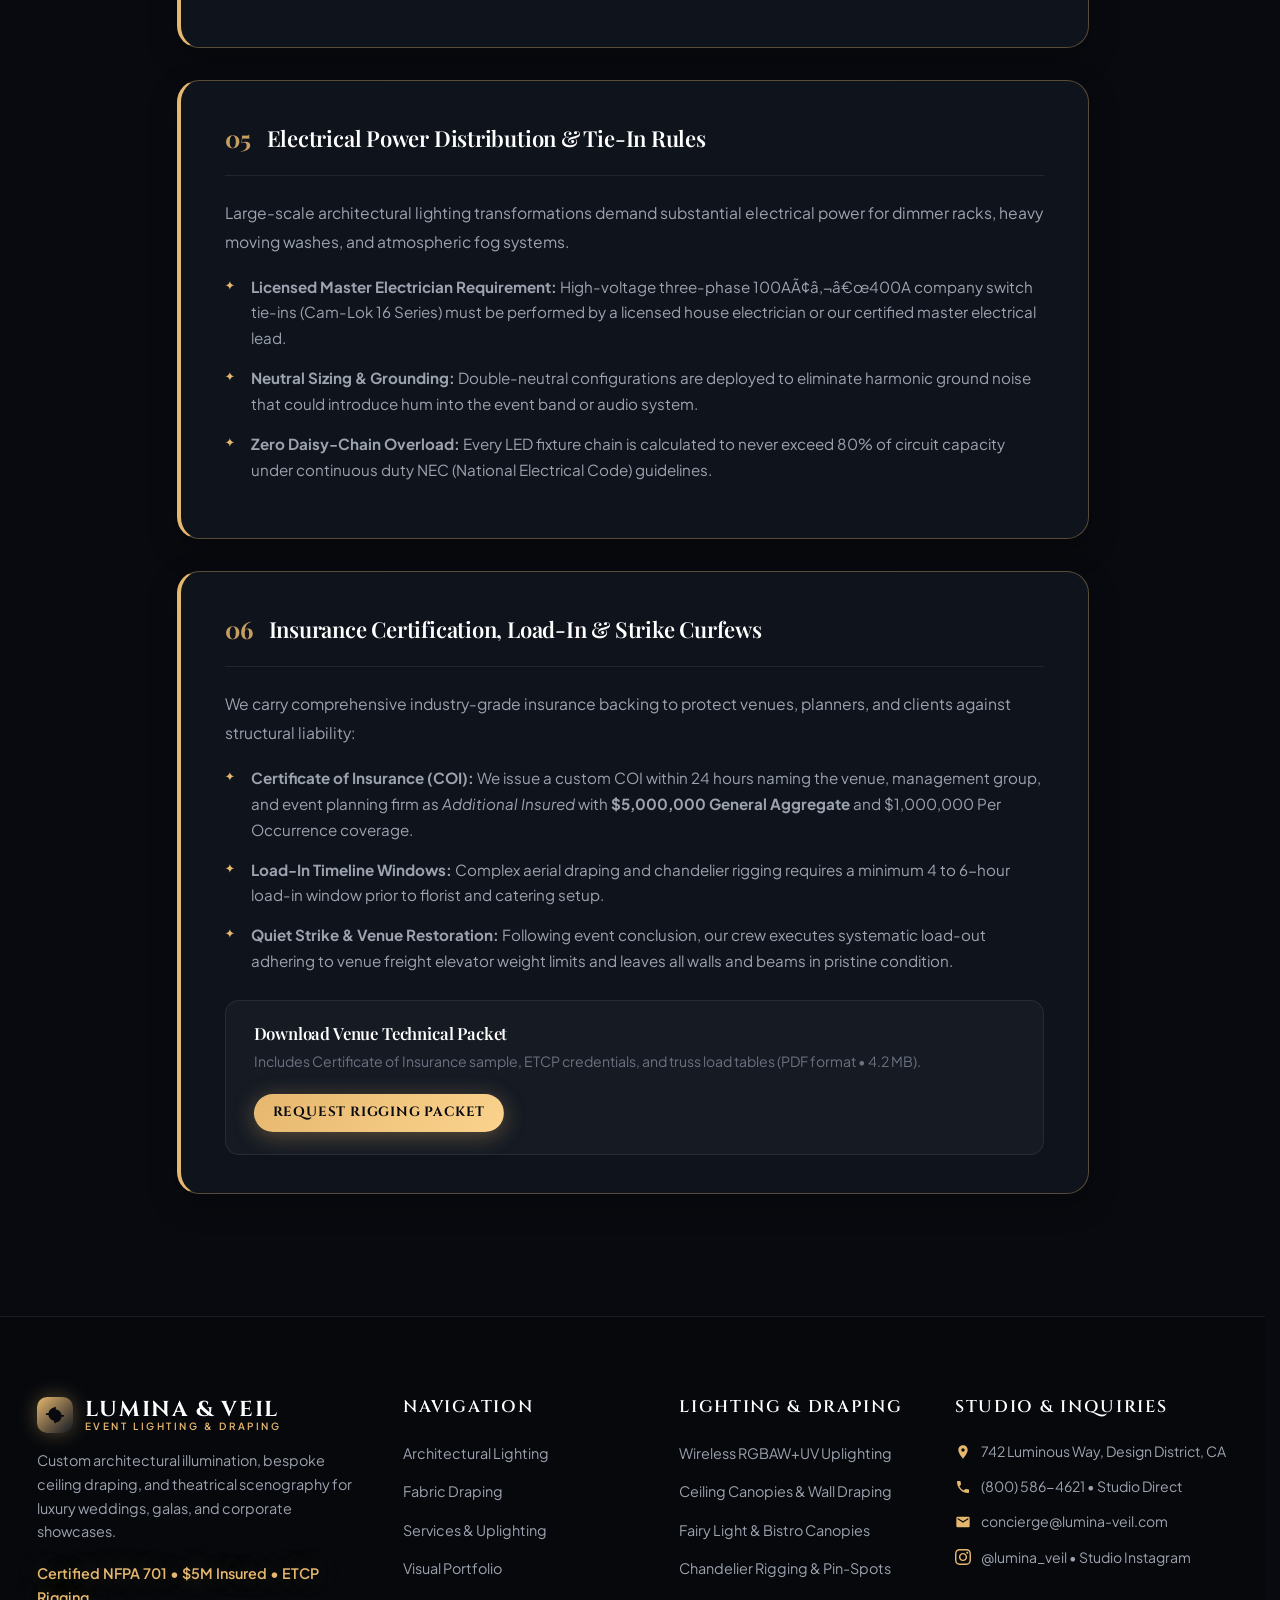
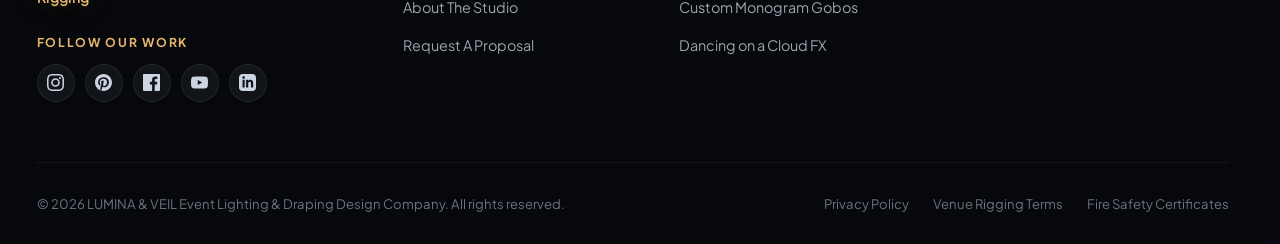
<file: rigging-terms.html>
<!DOCTYPE html>
<html lang="en" data-theme="amber">
<head>
  <meta charset="UTF-8">
  <meta name="viewport" content="width=device-width, initial-scale=1.0">
  <title>Venue Rigging Terms &amp; Safety Standards | LUMINA &amp; VEIL Event Lighting &amp; Draping</title>
  <meta name="description" content="Technical venue rigging specifications, ETCP-certified master rigger protocols, hanging point load engineering, hardware safety factors, and $5M liability insurance.">
  <link rel="icon" type="image/svg+xml" href="favicon.svg">
  <link rel="alternate icon" href="favicon.ico">
  <link rel="stylesheet" href="style.css">
</head>
<body>
  <div class="ambient-beam" aria-hidden="true"></div>

  <!-- Main Sticky Header (Single Top Element) -->
  <header class="site-header">
    <div class="container nav-container">
      <a href="index.html" class="brand-logo" aria-label="Lumina and Veil Home">
        <div class="brand-icon">
          <svg viewBox="0 0 24 24">
            <path d="M12 2a1 1 0 0 1 1 1v2.07c3.61.45 6.48 3.32 6.93 6.93H22a1 1 0 0 1 0 2h-2.07c-.45 3.61-3.32 6.48-6.93 6.93V21a1 1 0 0 1-2 0v-2.07c-3.61-.45-6.48-3.32-6.93-6.93H2a1 1 0 0 1 0-2h2.07c.45-3.61 3.32-6.48 6.93-6.93V3a1 1 0 0 1 1-1zm0 5.1c-2.7 0-4.9 2.2-4.9 4.9s2.2 4.9 4.9 4.9 4.9-2.2 4.9-4.9-2.2-4.9-4.9-4.9z"/>
          </svg>
        </div>
        <div class="brand-text">
          LUMINA &amp; VEIL
          <span>Event Lighting &amp; Draping</span>
        </div>
      </a>

      <nav aria-label="Primary Navigation">
        <ul class="nav-menu">
          <li class="nav-item has-dropdown">
            <button class="nav-link dropdown-toggle" aria-expanded="false" aria-haspopup="true">
              <span>Home</span>
              <svg class="chevron-icon" width="10" height="10" viewBox="0 0 12 12" fill="none" stroke="currentColor" stroke-width="2" stroke-linecap="round" stroke-linejoin="round"><path d="M2.5 4.5l3.5 3.5 3.5-3.5"/></svg>
            </button>
            <div class="nav-dropdown">
              <a href="index.html" class="dropdown-item">
                <div class="dropdown-item-icon">
                  <svg width="22" height="22" viewBox="0 0 24 24" fill="currentColor">
                    <path d="M12 2a1 1 0 0 1 1 1v2.07c3.61.45 6.48 3.32 6.93 6.93H22a1 1 0 0 1 0 2h-2.07c-.45 3.61-3.32 6.48-6.93 6.93V21a1 1 0 0 1-2 0v-2.07c-3.61-.45-6.48-3.32-6.93-6.93H2a1 1 0 0 1 0-2h2.07c.45-3.61 3.32-6.48 6.93-6.93V3a1 1 0 0 1 1-1zm0 5.1c-2.7 0-4.9 2.2-4.9 4.9s2.2 4.9 4.9 4.9 4.9-2.2 4.9-4.9-2.2-4.9-4.9-4.9z"/>
                  </svg>
                </div>
                <div class="dropdown-item-text">
                  <strong>Architectural Lighting</strong>
                  <span>Ballroom transformations, uplighting &amp; live DMX</span>
                </div>
              </a>
              <a href="home-2.html" class="dropdown-item">
                <div class="dropdown-item-icon">
                  <svg width="22" height="22" viewBox="0 0 24 24" fill="none" stroke="currentColor" stroke-width="1.8" stroke-linecap="round" stroke-linejoin="round">
                    <path d="M3 4h18"/>
                    <path d="M5 4c0 7 3.5 11 7 11s7-4 7-11"/>
                    <path d="M8 4c0 9 2 14 4 16 2-2 4-7 4-16"/>
                    <path d="M5 15v5"/>
                    <path d="M19 15v5"/>
                  </svg>
                </div>
                <div class="dropdown-item-text">
                  <strong>Fabric Draping</strong>
                  <span>Ceiling starburst canopies, wall wraps &amp; textiles</span>
                </div>
              </a>
            </div>
          </li>
          <li class="nav-item"><a href="services.html">Services &amp; Uplighting</a></li>
          <li class="nav-item"><a href="gallery.html">Visual Gallery</a></li>
          <li class="nav-item"><a href="about.html">Our Studio</a></li>
          <li class="nav-item"><a href="contact.html">Contact &amp; Enquiry</a></li>
        </ul>
      </nav>

      <div class="nav-actions">
        <!-- RTL Toggle CTA Button -->
        <button class="nav-pill-btn rtl-toggle-btn" aria-label="Toggle text direction">&#8644; RTL</button>

        <!-- Light / Dark Mode Toggle Button -->
        <button class="nav-pill-btn theme-mode-toggle" aria-label="Toggle light and dark mode" title="Toggle Light / Dark mode">
          <span class="theme-mode-icon">&#127769;</span>
          <span class="theme-mode-text">Dark</span>
        </button>

        <a href="contact.html" class="btn btn-primary btn-sm">Request Proposal</a>
        <button class="mobile-toggle" aria-label="Toggle navigation menu" aria-expanded="false">&#9776;</button>
      </div>
    </div>
  </header>

  <main>
    <!-- Rigging Hero Header with Background Image -->
    <section class="legal-hero hero-rigging">
      <div class="container text-center" style="max-width: 860px; margin: 0 auto; position: relative; z-index: 2;">
        <div class="eyebrow">
          <span class="eyebrow-dot"></span> Structural Rigging &amp; Engineering
        </div>
        <h1>Venue Rigging Terms &amp; <span class="glow-text">Safety Protocol</span></h1>
        <p style="margin-top: 18px; font-size: 1.14rem;">
          Every hanging point, motor hoist, crystal chandelier, and billowing ceiling canopy is calculated with a mandatory 10:1 safety design factor. Our ETCP-certified riggers guarantee structural zero-failure peace of mind.
        </p>

        <div class="legal-meta-strip">
          <div class="legal-meta-item">
            <svg width="14" height="14" viewBox="0 0 24 24" fill="none" stroke="currentColor" stroke-width="2"><path d="M22 11.08V12a10 10 0 1 1-5.93-9.14"/><polyline points="22 4 12 14.01 9 11.01"/></svg>
            <span>ETCP Certified Head Riggers</span>
          </div>
          <div class="legal-meta-item">
            <svg width="14" height="14" viewBox="0 0 24 24" fill="none" stroke="currentColor" stroke-width="2"><rect x="3" y="3" width="18" height="18" rx="2" ry="2"/><line x1="9" y1="3" x2="9" y2="21"/></svg>
            <span>ANSI E1.21 &amp; ANSI E1.6 Standard</span>
          </div>
          <div class="legal-meta-item">
            <svg width="14" height="14" viewBox="0 0 24 24" fill="none" stroke="currentColor" stroke-width="2"><path d="M12 22s8-4 8-10V5l-8-3-8 3v7c0 6 8 10 8 10z"/></svg>
            <span>$5,000,000 General Liability Insured</span>
          </div>
          <div class="legal-meta-item">
            <svg width="14" height="14" viewBox="0 0 24 24" fill="none" stroke="currentColor" stroke-width="2"><circle cx="12" cy="12" r="10"/><line x1="12" y1="8" x2="12" y2="12"/><line x1="12" y1="16" x2="12.01" y2="16"/></svg>
            <span>10:1 Hardware Safety Design Factor</span>
          </div>
        </div>
      </div>
      <div class="hero-section-cutter" aria-hidden="true">
        <div class="cutter-gem">
          <svg width="12" height="12" viewBox="0 0 24 24"><path d="M12 2L14.5 9.5L22 12L14.5 14.5L12 22L9.5 14.5L2 12L9.5 9.5L12 2Z"/></svg>
        </div>
      </div>
    </section>

    <!-- Quick Navigation Links -->
    <section style="padding: 10px 0 0 0;">
      <div class="container">
        <div class="legal-quicknav">
          <a href="#certified-crew">1. ETCP Certified Rigging Crew</a>
          <a href="#point-loads">2. Point Load Engineering &amp; CAD</a>
          <a href="#hardware-standards">3. Rated Rigging Hardware Specs</a>
          <a href="#ground-support">4. Ground-Support Arch Solutions</a>
          <a href="#power-distro">5. Power &amp; Electrical Tie-Ins</a>
          <a href="#load-in-insurance">6. Venue Insurance &amp; Strike Curfews</a>
        </div>
      </div>
    </section>

    <!-- Detailed Legal Document Sections -->
    <section class="legal-container">
      <div class="container">

        <!-- Section 1 -->
        <article class="legal-card" id="certified-crew">
          <div class="legal-card-header">
            <span class="legal-card-num">01</span>
            <h3>ETCP Certified Riggers &amp; On-Site Supervision</h3>
          </div>
          <p>
            All overhead hanging activities executed by LUMINA &amp; VEIL are overseen by an ETCP (Entertainment Technician Certification Program) certified Arena or Theatre Rigging Lead. We do not permit general event laborers, floral staff, or outside decorators to attach gear to overhead structural points without certified supervisor approval.
          </p>
          <div class="legal-callout">
            <h5>
              <svg width="18" height="18" viewBox="0 0 24 24" fill="currentColor"><path d="M12 1L3 5v6c0 5.55 3.84 10.74 9 12 5.16-1.26 9-6.45 9-12V5l-9-4zm-2 16l-4-4 1.41-1.41L10 14.17l6.59-6.59L18 9l-8 8z"/></svg>
              Standard of Structural Responsibility
            </h5>
            <p>
              Under ANSI E1.6-1 and OSHA 1926.251, our rigging directors retain ultimate on-site authority to halt an overhead installation if venue beam conditions, severe weather (for outdoor marquee structures), or point load limits compromise physical safety.
            </p>
          </div>
          <ul>
            <li><strong>Daily Pre-Rig Inspections:</strong> All motorized chain hoists, wire rope bridles, and truss pins are visually and mechanically inspected prior to every flight.</li>
            <li><strong>PPE Enforcement:</strong> Hard hats (ANSI Z89.1), fall arrest harnesses, and steel-toe work boots are mandatory during all overhead installation and de-rigging phases.</li>
            <li><strong>Clear Fall-Zone Protocol:</strong> During the flight of heavy fixtures (e.g., crystal chandeliers or box truss grids), a 20-foot ground perimeter is cordoned off from venue staff.</li>
          </ul>
        </article>

        <!-- Section 2 -->
        <article class="legal-card" id="point-loads">
          <div class="legal-card-header">
            <span class="legal-card-num">02</span>
            <h3>Point Load Capacities &amp; Advance CAD Approval</h3>
          </div>
          <p>
            To protect venue architectural heritage and ceiling structural integrity, we adhere to strict load verification schedules:
          </p>
          <ul>
            <li><strong>Advance Submission Deadline:</strong> Venue management and structural directors must receive our detailed Rigging Plot and Point Load Schedule a minimum of <strong>14 business days</strong> prior to event load-in.</li>
            <li><strong>Vectorworks CAD Plots:</strong> Our technical office delivers dimensioned 2D/3D plots indicating exact hang coordinates, trim heights, shackle bridle angles, and dead-hang weights in pounds.</li>
            <li><strong>Chandelier Dead-Weight Ceilings:</strong> Statement chandeliers exceeding 250 lbs require a secondary engineer-approved load point certificate from the venue facility engineering team.</li>
            <li><strong>Bridle Angle Constraints:</strong> Bridle angles exceeding 120&deg; are strictly prohibited to prevent extreme horizontal tension forces on venue I-beams.</li>
          </ul>
        </article>

        <!-- Section 3 -->
        <article class="legal-card" id="hardware-standards">
          <div class="legal-card-header">
            <span class="legal-card-num">03</span>
            <h3>Rated Rigging Hardware &amp; Secondary Safety Backups</h3>
          </div>
          <p>
            We deploy only stamped, certified, and serialized rigging hardware. Open hooks, hardware-store carabiners, and unrated chain links are strictly banished from our production fleet.
          </p>

          <div class="spec-table-wrapper">
            <table class="spec-table">
              <thead>
                <tr>
                  <th>Component</th>
                  <th>Manufacturer / Spec</th>
                  <th>Working Load Limit (WLL)</th>
                  <th>Safety Design Factor</th>
                  <th>Compliance Status</th>
                </tr>
              </thead>
              <tbody>
                <tr>
                  <td><strong>Alloy Screw Pin Shackle</strong></td>
                  <td>Crosby G-209 (5/8" Forged Steel)</td>
                  <td>6,500 lbs (3.25 Ton)</td>
                  <td>6:1 Ultimate</td>
                  <td><span class="badge-verified">&#10003; Verified Rated</span></td>
                </tr>
                <tr>
                  <td><strong>Secondary Safety Aircraft Cable</strong></td>
                  <td>7x19 Galvanized Steel (3/8")</td>
                  <td>2,880 lbs Tensile</td>
                  <td>10:1 Event Standard</td>
                  <td><span class="badge-verified">&#10003; Dual Clamped</span></td>
                </tr>
                <tr>
                  <td><strong>Motorized Electric Hoist</strong></td>
                  <td>CM Lodestar D8+ Direct Control</td>
                  <td>2,200 lbs (1 Ton)</td>
                  <td>Double Brake Tested</td>
                  <td><span class="badge-verified">&#10003; Certified Annual</span></td>
                </tr>
                <tr>
                  <td><strong>Synthetic Beam Roundslings</strong></td>
                  <td>Spanset G-80 Endless Sling</td>
                  <td>5,300 lbs Basket Hitch</td>
                  <td>7:1 Rated</td>
                  <td><span class="badge-verified">&#10003; Fire-Resistant Sheath</span></td>
                </tr>
              </tbody>
            </table>
          </div>

          <p>
            <strong>Mandatory Secondary Safety Bonds:</strong> Every suspended lighting fixture (moving wash, leko profile spot, pin-spot array) features a dedicated 1/8" aircraft steel safety cable looped directly to the primary structural truss or pipe batten. In the unlikely event of clamp failure, the fixture cannot drop more than 2 inches.
          </p>
        </article>

        <!-- Section 4 -->
        <article class="legal-card" id="ground-support">
          <div class="legal-card-header">
            <span class="legal-card-num">04</span>
            <h3>Ground-Support &amp; Heritage Venue Solutions</h3>
          </div>
          <p>
            Many of our most romantic event settingsÃ¢â‚¬â€historic European villas, historic ballroom landmark properties, glass conservatories, and private vineyardsÃ¢â‚¬â€prohibit overhead ceiling attachments.
          </p>
          <ul>
            <li><strong>Self-Supporting Box Truss Arches:</strong> Heavy-duty Global Truss F34 aluminum square truss configured in self-standing goals or 4-corner perimeters with zero architectural contact.</li>
            <li><strong>Weighted Base Plate Standard:</strong> Each upright tower is secured with laser-cut solid steel base plates weighing between <strong>50 lbs and 150 lbs</strong>, lined with high-density protective neoprene pads to prevent scuffing luxury marble or polished parquet dance floors.</li>
            <li><strong>Textile Sleeves:</strong> All ground upright poles and cross-hang pipes are enclosed in color-matched flame-retardant fabric covers (Black Velour, Ivory Silk, or Champagne Chiffon) to integrate cleanly into your aesthetic design.</li>
          </ul>
        </article>

        <!-- Section 5 -->
        <article class="legal-card" id="power-distro">
          <div class="legal-card-header">
            <span class="legal-card-num">05</span>
            <h3>Electrical Power Distribution &amp; Tie-In Rules</h3>
          </div>
          <p>
            Large-scale architectural lighting transformations demand substantial electrical power for dimmer racks, heavy moving washes, and atmospheric fog systems.
          </p>
          <ul>
            <li><strong>Licensed Master Electrician Requirement:</strong> High-voltage three-phase 100AÃ¢â‚¬â€œ400A company switch tie-ins (Cam-Lok 16 Series) must be performed by a licensed house electrician or our certified master electrical lead.</li>
            <li><strong>Neutral Sizing &amp; Grounding:</strong> Double-neutral configurations are deployed to eliminate harmonic ground noise that could introduce hum into the event band or audio system.</li>
            <li><strong>Zero Daisy-Chain Overload:</strong> Every LED fixture chain is calculated to never exceed 80% of circuit capacity under continuous duty NEC (National Electrical Code) guidelines.</li>
          </ul>
        </article>

        <!-- Section 6 -->
        <article class="legal-card" id="load-in-insurance">
          <div class="legal-card-header">
            <span class="legal-card-num">06</span>
            <h3>Insurance Certification, Load-In &amp; Strike Curfews</h3>
          </div>
          <p>
            We carry comprehensive industry-grade insurance backing to protect venues, planners, and clients against structural liability:
          </p>
          <ul>
            <li><strong>Certificate of Insurance (COI):</strong> We issue a custom COI within 24 hours naming the venue, management group, and event planning firm as <em>Additional Insured</em> with <strong>$5,000,000 General Aggregate</strong> and $1,000,000 Per Occurrence coverage.</li>
            <li><strong>Load-In Timeline Windows:</strong> Complex aerial draping and chandelier rigging requires a minimum 4 to 6-hour load-in window prior to florist and catering setup.</li>
            <li><strong>Quiet Strike &amp; Venue Restoration:</strong> Following event conclusion, our crew executes systematic load-out adhering to venue freight elevator weight limits and leaves all walls and beams in pristine condition.</li>
          </ul>

          <div class="doc-download-box">
            <div class="doc-download-info">
              <h4>Download Venue Technical Packet</h4>
              <p>Includes Certificate of Insurance sample, ETCP credentials, and truss load tables (PDF format  &bull;  4.2 MB).</p>
            </div>
            <a href="contact.html?subject=rigging" class="btn btn-primary btn-sm">Request Rigging Packet</a>
          </div>
        </article>

      </div>
    </section>
  </main>

      <!-- Site Footer -->
  <footer class="site-footer">
    <div class="container">
      <div class="footer-grid">
        <div class="footer-col">
          <a href="index.html" class="brand-logo" style="margin-bottom: 16px;" aria-label="Lumina and Veil Home">
            <div class="brand-icon">
              <svg viewBox="0 0 24 24"><path d="M12 2a1 1 0 0 1 1 1v2.07c3.61.45 6.48 3.32 6.93 6.93H22a1 1 0 0 1 0 2h-2.07c-.45 3.61-3.32 6.48-6.93 6.93V21a1 1 0 0 1-2 0v-2.07c-3.61-.45-6.48-3.32-6.93-6.93H2a1 1 0 0 1 0-2h2.07c.45-3.61 3.32-6.48 6.93-6.93V3a1 1 0 0 1 1-1z"/></svg>
            </div>
            <div class="brand-text">
              LUMINA &amp; VEIL
              <span>Event Lighting &amp; Draping</span>
            </div>
          </a>
          <p>Custom architectural illumination, bespoke ceiling draping, and theatrical scenography for luxury weddings, galas, and corporate showcases.</p>
          <p class="glow-text" style="font-weight: 600;">Certified NFPA 701 &bull; $5M Insured &bull; ETCP Rigging</p>
          <div class="footer-social-wrapper">
            <span class="footer-social-label">Follow Our Work</span>
            <div class="footer-social-links">
              <a href="https://instagram.com" target="_blank" rel="noopener noreferrer" class="social-icon-btn" aria-label="Instagram" title="Follow Lumina &amp; Veil on Instagram">
                <svg viewBox="0 0 24 24"><path d="M12 2.163c3.204 0 3.584.012 4.85.07 3.252.148 4.771 1.691 4.919 4.919.058 1.265.069 1.645.069 4.849 0 3.205-.012 3.584-.069 4.849-.149 3.225-1.664 4.771-4.919 4.919-1.266.058-1.644.07-4.85.07-3.204 0-3.584-.012-4.849-.07-3.26-.149-4.771-1.699-4.919-4.92-.058-1.265-.07-1.644-.07-4.849 0-3.204.013-3.583.07-4.849.149-3.227 1.664-4.771 4.919-4.919 1.266-.057 1.645-.069 4.849-.069zm0-2.163c-3.259 0-3.667.014-4.947.072-4.358.2-6.78 2.618-6.98 6.98-.059 1.281-.073 1.689-.073 4.948 0 3.259.014 3.668.072 4.948.2 4.358 2.618 6.78 6.98 6.98 1.281.058 1.689.072 4.948.072 3.259 0 3.668-.014 4.948-.072 4.354-.2 6.782-2.618 6.979-6.98.059-1.28.073-1.689.073-4.948 0-3.259-.014-3.667-.072-4.947-.196-4.354-2.617-6.78-6.979-6.98-1.281-.059-1.69-.073-4.949-.073zm0 5.838c-3.403 0-6.162 2.759-6.162 6.162s2.759 6.163 6.162 6.163 6.162-2.759 6.162-6.163c0-3.403-2.759-6.162-6.162-6.162zm0 10.162c-2.209 0-4-1.79-4-4 0-2.209 1.791-4 4-4s4 1.791 4 4c0 2.21-1.791 4-4 4zm6.406-11.845c-.796 0-1.441.645-1.441 1.44s.645 1.44 1.441 1.44c.795 0 1.439-.645 1.439-1.44s-.644-1.44-1.439-1.44z"/></svg>
              </a>
              <a href="https://pinterest.com" target="_blank" rel="noopener noreferrer" class="social-icon-btn" aria-label="Pinterest" title="Inspiration Boards on Pinterest">
                <svg viewBox="0 0 24 24"><path d="M12 0c-6.627 0-12 5.372-12 12 0 5.084 3.163 9.426 7.627 11.174-.105-.949-.2-2.405.042-3.441.218-.937 1.407-5.965 1.407-5.965s-.359-.719-.359-1.782c0-1.668.967-2.914 2.171-2.914 1.023 0 1.518.769 1.518 1.69 0 1.029-.655 2.568-.994 3.995-.283 1.194.599 2.169 1.777 2.169 2.133 0 3.772-2.249 3.772-5.495 0-2.873-2.064-4.882-5.012-4.882-3.414 0-5.418 2.561-5.418 5.207 0 1.031.397 2.138.893 2.738.098.119.112.224.083.345-.09.375-.291 1.199-.332 1.357-.053.211-.174.268-.402.161-1.499-.698-2.436-2.889-2.436-4.649 0-3.785 2.75-7.262 7.929-7.262 4.163 0 7.398 2.967 7.398 6.931 0 4.136-2.607 7.464-6.227 7.464-1.216 0-2.359-.631-2.75-1.378l-.748 2.853c-.271 1.043-1.002 2.35-1.492 3.146 1.124.347 2.317.535 3.554.535 6.627 0 12-5.373 12-12 0-6.628-5.373-12-12-12z"/></svg>
              </a>
              <a href="https://facebook.com" target="_blank" rel="noopener noreferrer" class="social-icon-btn" aria-label="Facebook" title="Lumina &amp; Veil on Facebook">
                <svg viewBox="0 0 24 24"><path d="M22.675 0h-21.35c-.732 0-1.325.593-1.325 1.325v21.351c0 .731.593 1.324 1.325 1.324h11.495v-9.294h-3.128v-3.622h3.128v-2.671c0-3.1 1.893-4.788 4.659-4.788 1.325 0 2.463.099 2.795.143v3.24l-1.918.001c-1.504 0-1.795.715-1.795 1.763v2.313h3.587l-.467 3.622h-3.12v9.293h6.116c.73 0 1.323-.593 1.323-1.325v-21.35c0-.732-.593-1.325-1.325-1.325z"/></svg>
              </a>
              <a href="https://youtube.com" target="_blank" rel="noopener noreferrer" class="social-icon-btn" aria-label="YouTube" title="Lighting Showcases on YouTube">
                <svg viewBox="0 0 24 24"><path d="M23.498 6.186a3.016 3.016 0 0 0-2.122-2.136C19.505 3.545 12 3.545 12 3.545s-7.505 0-9.377.505A3.017 3.017 0 0 0 .502 6.186C0 8.07 0 12 0 12s0 3.93.502 5.814a3.016 3.016 0 0 0 2.122 2.136c1.871.505 9.376.505 9.376.505s7.505 0 9.377-.505a3.015 3.015 0 0 0 2.122-2.136C24 15.93 24 12 24 12s0-3.93-.502-5.814zM9.545 15.568V8.432L15.818 12l-6.273 3.568z"/></svg>
              </a>
              <a href="https://linkedin.com" target="_blank" rel="noopener noreferrer" class="social-icon-btn" aria-label="LinkedIn" title="Corporate Portfolio on LinkedIn">
                <svg viewBox="0 0 24 24"><path d="M19 0h-14c-2.761 0-5 2.239-5 5v14c0 2.761 2.239 5 5 5h14c2.762 0 5-2.239 5-5v-14c0-2.761-2.238-5-5-5zm-11 19h-3v-11h3v11zm-1.5-12.268c-.966 0-1.75-.79-1.75-1.764s.784-1.764 1.75-1.764 1.75.79 1.75 1.764-.783 1.764-1.75 1.764zm13.5 12.268h-3v-5.604c0-3.368-4-3.113-4 0v5.604h-3v-11h3v1.765c1.396-2.586 7-2.777 7 2.476v6.759z"/></svg>
              </a>
            </div>
          </div>
        </div>

        <div class="footer-col">
          <h4>Navigation</h4>
          <ul class="footer-links">
            <li><a href="index.html">Architectural Lighting</a></li>
            <li><a href="home-2.html">Fabric Draping</a></li>
            <li><a href="services.html">Services &amp; Uplighting</a></li>
            <li><a href="gallery.html">Visual Portfolio</a></li>
            <li><a href="about.html">About The Studio</a></li>
            <li><a href="contact.html">Request A Proposal</a></li>
          </ul>
        </div>

        <div class="footer-col">
          <h4>Lighting &amp; Draping</h4>
          <ul class="footer-links">
            <li><a href="services.html#uplighting">Wireless RGBAW+UV Uplighting</a></li>
            <li><a href="services.html#draping">Ceiling Canopies &amp; Wall Draping</a></li>
            <li><a href="services.html#fairylights">Fairy Light &amp; Bistro Canopies</a></li>
            <li><a href="services.html#chandeliers">Chandelier Rigging &amp; Pin-Spots</a></li>
            <li><a href="services.html#gobo">Custom Monogram Gobos</a></li>
            <li><a href="services.html#fx">Dancing on a Cloud FX</a></li>
          </ul>
        </div>

        <div class="footer-col">
          <h4>Studio &amp; Inquiries</h4>
          <ul class="footer-contact-list">
            <li>
              <svg viewBox="0 0 24 24"><path d="M12 2C8.13 2 5 5.13 5 9c0 5.25 7 13 7 13s7-7.75 7-13c0-3.87-3.13-7-7-7zm0 9.5c-1.38 0-2.5-1.12-2.5-2.5s1.12-2.5 2.5-2.5 2.5 1.12 2.5 2.5-1.12 2.5-2.5 2.5z"/></svg>
              <a href="contact.html#location-map" class="footer-map-link">742 Luminous Way, Design District, CA</a>
            </li>
            <li>
              <svg viewBox="0 0 24 24"><path d="M20 15.5c-1.25 0-2.45-.2-3.57-.57a1.02 1.02 0 0 0-1.02.24l-2.2 2.2a15.045 15.045 0 0 1-6.59-6.59l2.2-2.21a.96.96 0 0 0 .25-1A11.36 11.36 0 0 1 8.5 4c0-.55-.45-1-1-1H4c-.55 0-1 .45-1 1 0 9.39 7.61 17 17 17 .55 0 1-.45 1-1v-3.5c0-.55-.45-1-1-1z"/></svg>
              (800) 586-4621 &bull; Studio Direct
            </li>
            <li>
              <svg viewBox="0 0 24 24"><path d="M20 4H4c-1.1 0-1.99.9-1.99 2L2 18c0 1.1.9 2 2 2h16c1.1 0 2-.9 2-2V6c0-1.1-.9-2-2-2zm0 4l-8 5-8-5V6l8 5 8-5v2z"/></svg>
              concierge@lumina-veil.com
            </li>
            <li>
              <svg viewBox="0 0 24 24"><path d="M12 2.163c3.204 0 3.584.012 4.85.07 3.252.148 4.771 1.691 4.919 4.919.058 1.265.069 1.645.069 4.849 0 3.205-.012 3.584-.069 4.849-.149 3.225-1.664 4.771-4.919 4.919-1.266.058-1.644.07-4.85.07-3.204 0-3.584-.012-4.849-.07-3.26-.149-4.771-1.699-4.919-4.92-.058-1.265-.07-1.644-.07-4.849 0-3.204.013-3.583.07-4.849.149-3.227 1.664-4.771 4.919-4.919 1.266-.057 1.645-.069 4.849-.069zm0-2.163c-3.259 0-3.667.014-4.947.072-4.358.2-6.78 2.618-6.98 6.98-.059 1.281-.073 1.689-.073 4.948 0 3.259.014 3.668.072 4.948.2 4.358 2.618 6.78 6.98 6.98 1.281.058 1.689.072 4.948.072 3.259 0 3.668-.014 4.948-.072 4.354-.2 6.782-2.618 6.979-6.98.059-1.28.073-1.689.073-4.948 0-3.259-.014-3.667-.072-4.947-.196-4.354-2.617-6.78-6.979-6.98-1.281-.059-1.69-.073-4.949-.073zm0 5.838c-3.403 0-6.162 2.759-6.162 6.162s2.759 6.163 6.162 6.163 6.162-2.759 6.162-6.163c0-3.403-2.759-6.162-6.162-6.162zm0 10.162c-2.209 0-4-1.79-4-4 0-2.209 1.791-4 4-4s4 1.791 4 4c0 2.21-1.791 4-4 4zm6.406-11.845c-.796 0-1.441.645-1.441 1.44s.645 1.44 1.441 1.44c.795 0 1.439-.645 1.439-1.44s-.644-1.44-1.439-1.44z"/></svg>
              </a>
              <a href="https://instagram.com" target="_blank" rel="noopener noreferrer" style="color: inherit;">@lumina_veil &bull; Studio Instagram</a>
            </li>
          </ul>
        </div>
      </div>

      <div class="footer-bottom">
        <p>&copy; 2026 LUMINA &amp; VEIL Event Lighting &amp; Draping Design Company. All rights reserved.</p>
        <div class="footer-bottom-links">
          <a href="privacy-policy.html">Privacy Policy</a>
          <a href="rigging-terms.html">Venue Rigging Terms</a>
          <a href="safety-certificates.html">Fire Safety Certificates</a>
        </div>
      </div>
    </div>
  </footer>

  <script src="script.js"></script>
</body>
</html>
</file>
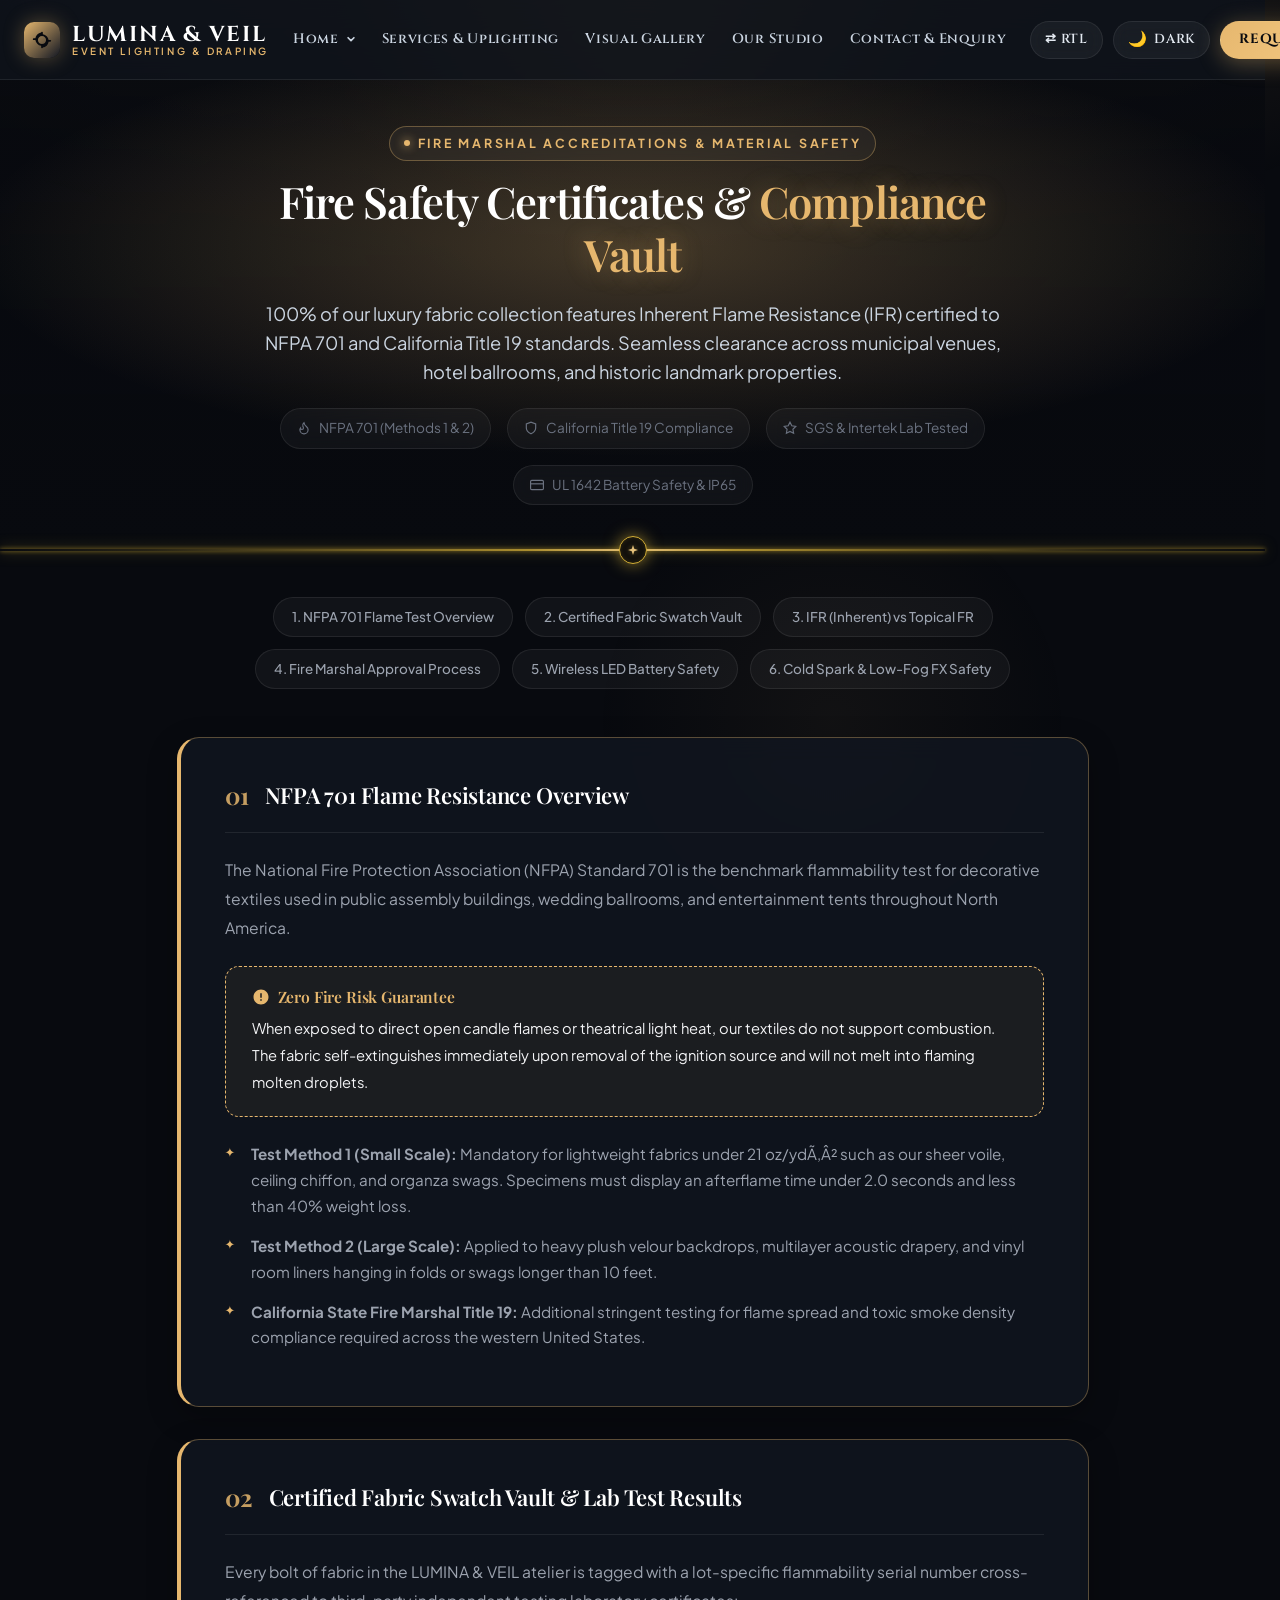
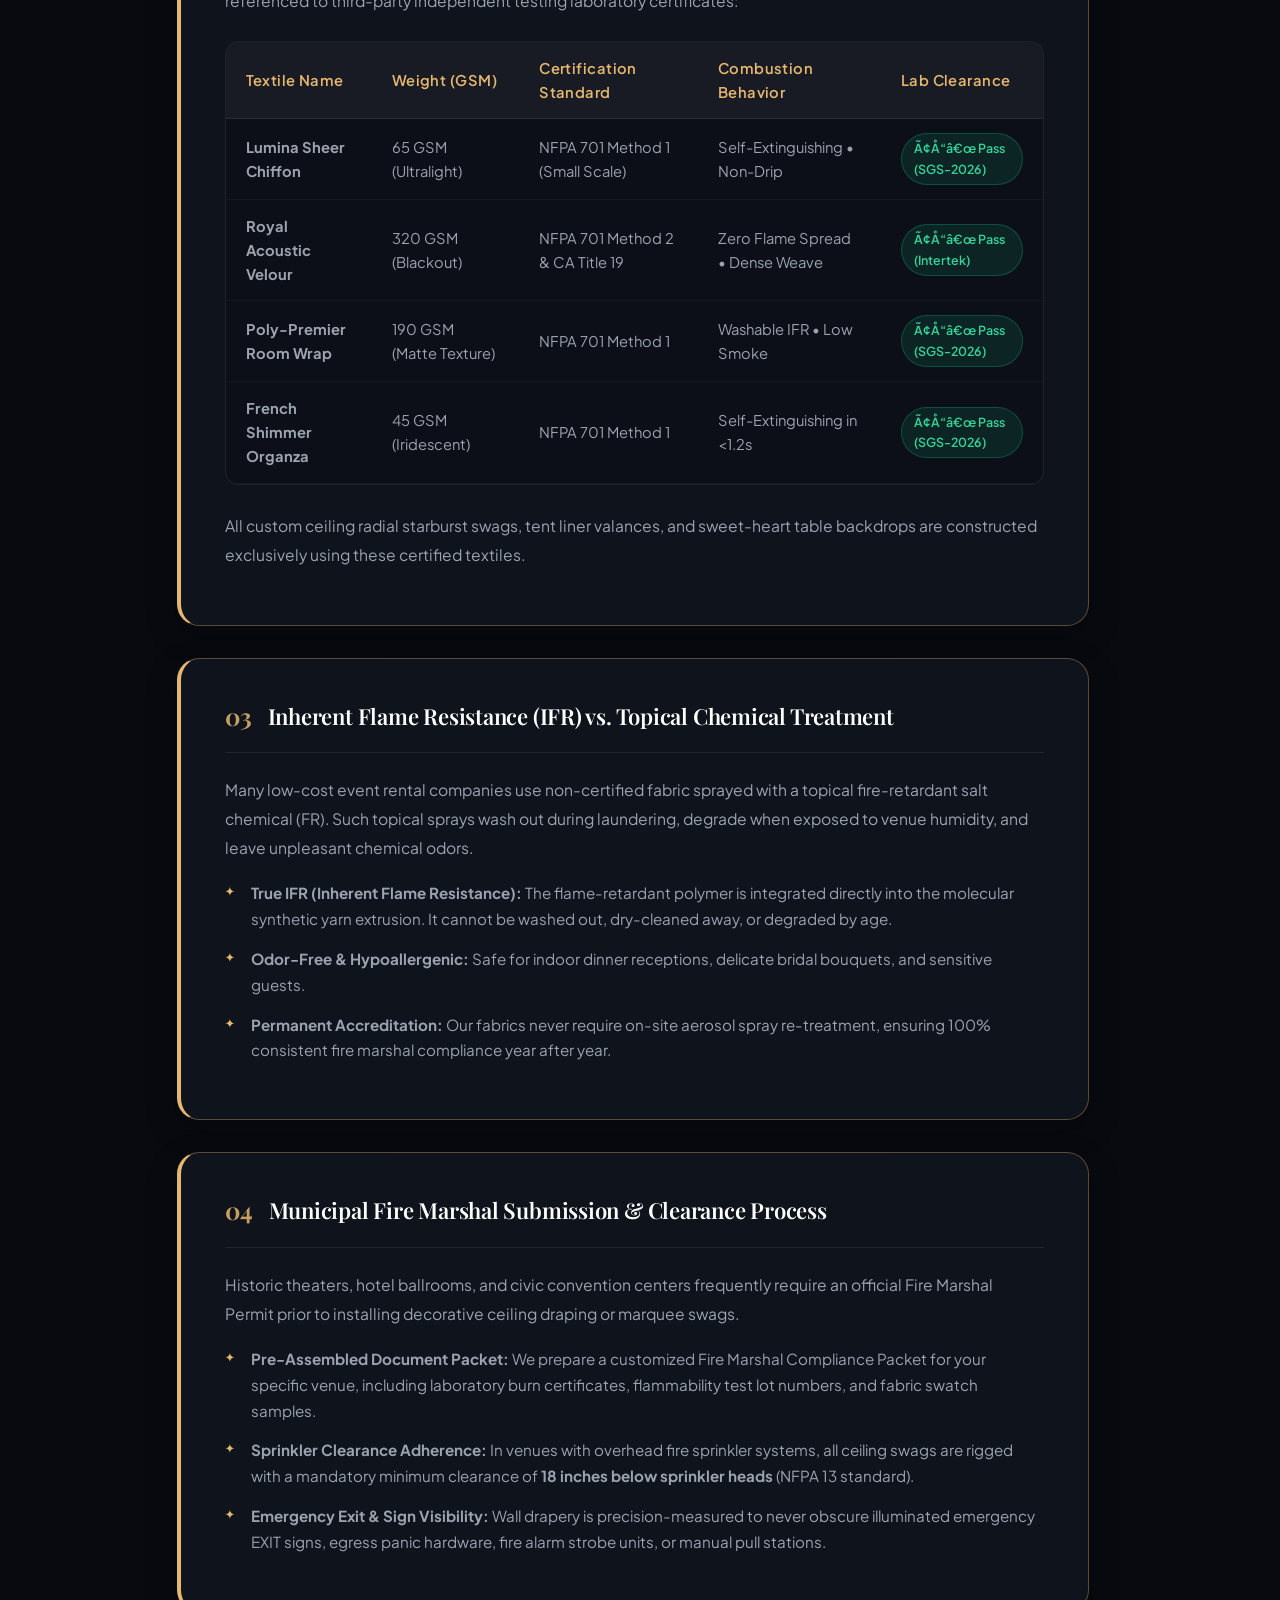
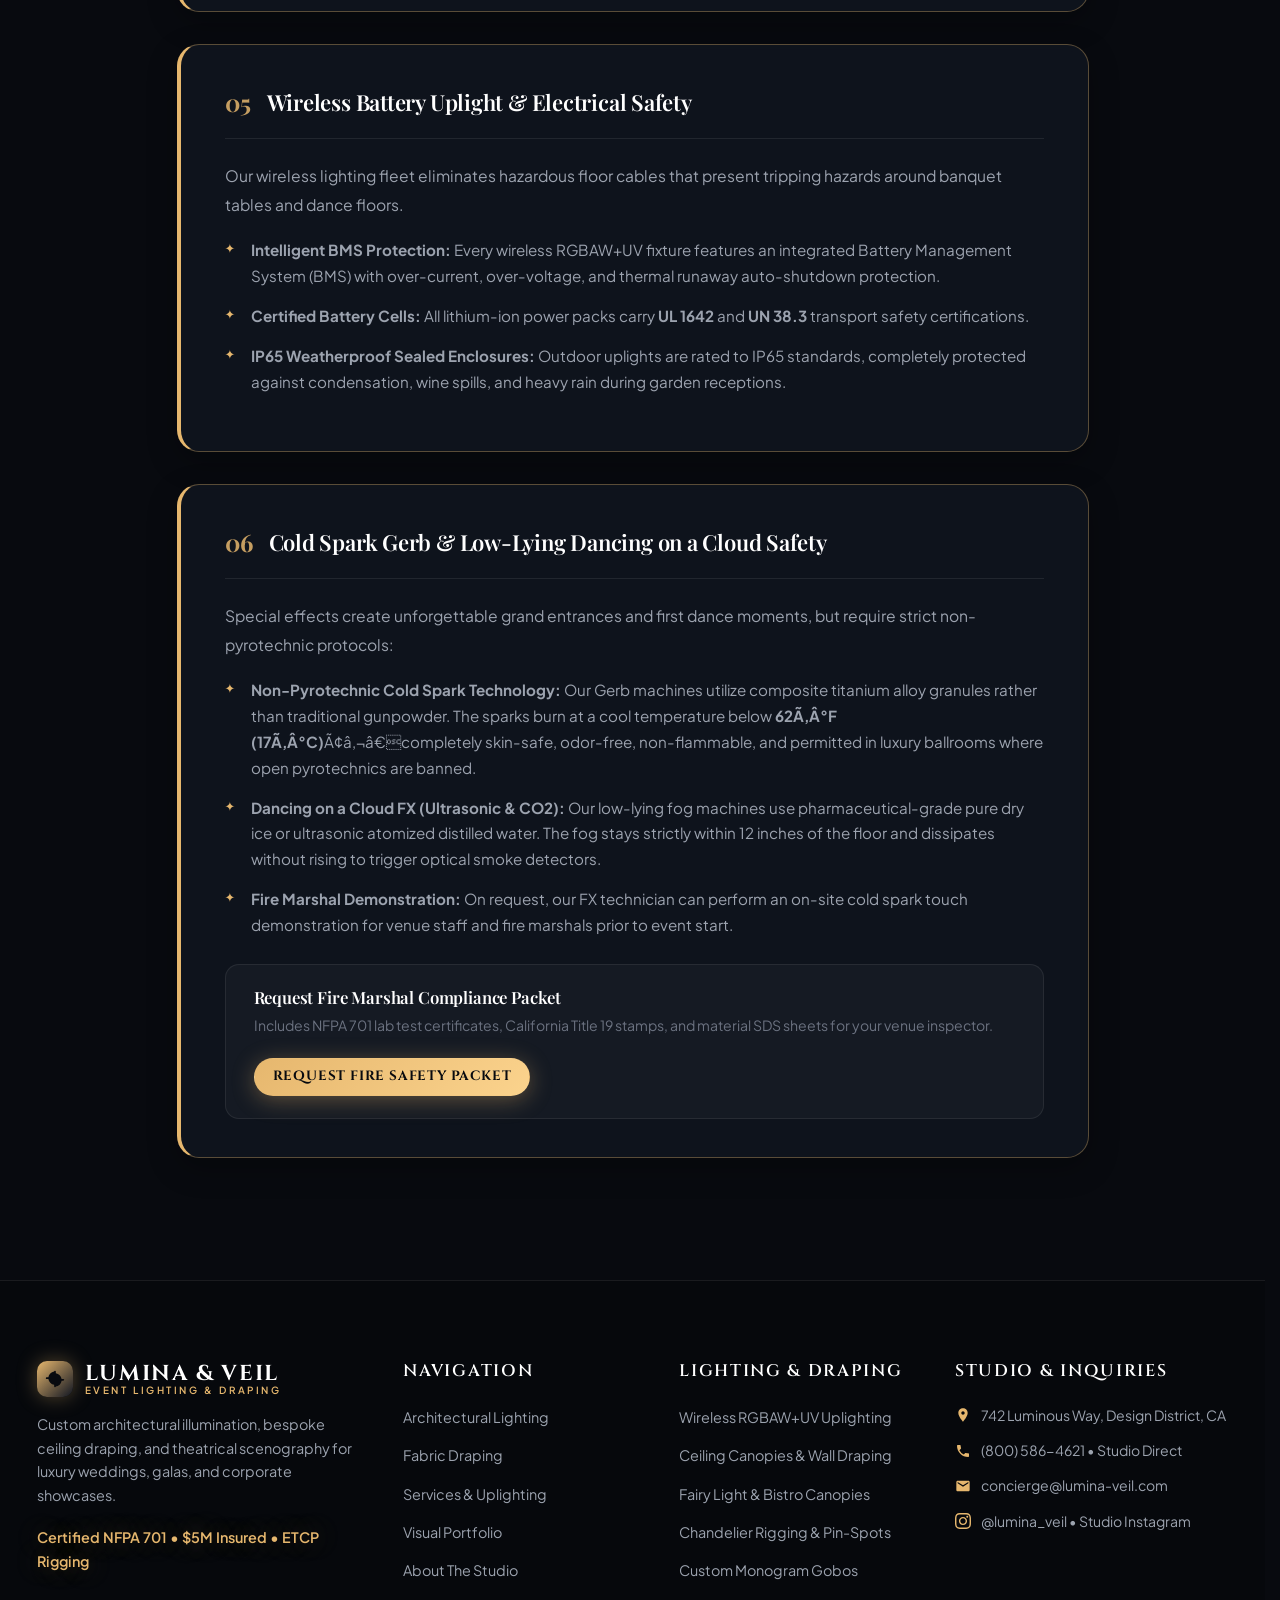
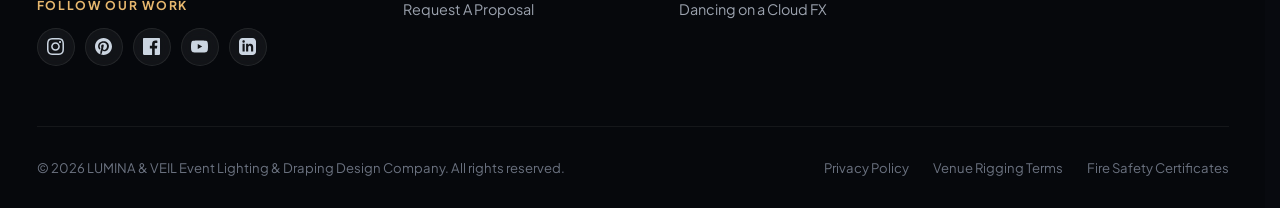
<file: safety-certificates.html>
<!DOCTYPE html>
<html lang="en" data-theme="amber">
<head>
  <meta charset="UTF-8">
  <meta name="viewport" content="width=device-width, initial-scale=1.0">
  <title>Fire Safety Certificates &amp; Material Compliance | LUMINA &amp; VEIL Event Lighting &amp; Draping</title>
  <meta name="description" content="View NFPA 701 flame-retardant fabric certificates, California Title 19 compliance, battery uplight UL certifications, and municipal fire marshal document packets.">
  <link rel="icon" type="image/svg+xml" href="favicon.svg">
  <link rel="alternate icon" href="favicon.ico">
  <link rel="stylesheet" href="style.css">
</head>
<body>
  <div class="ambient-beam" aria-hidden="true"></div>

  <!-- Main Sticky Header (Single Top Element) -->
  <header class="site-header">
    <div class="container nav-container">
      <a href="index.html" class="brand-logo" aria-label="Lumina and Veil Home">
        <div class="brand-icon">
          <svg viewBox="0 0 24 24">
            <path d="M12 2a1 1 0 0 1 1 1v2.07c3.61.45 6.48 3.32 6.93 6.93H22a1 1 0 0 1 0 2h-2.07c-.45 3.61-3.32 6.48-6.93 6.93V21a1 1 0 0 1-2 0v-2.07c-3.61-.45-6.48-3.32-6.93-6.93H2a1 1 0 0 1 0-2h2.07c.45-3.61 3.32-6.48 6.93-6.93V3a1 1 0 0 1 1-1zm0 5.1c-2.7 0-4.9 2.2-4.9 4.9s2.2 4.9 4.9 4.9 4.9-2.2 4.9-4.9-2.2-4.9-4.9-4.9z"/>
          </svg>
        </div>
        <div class="brand-text">
          LUMINA &amp; VEIL
          <span>Event Lighting &amp; Draping</span>
        </div>
      </a>

      <nav aria-label="Primary Navigation">
        <ul class="nav-menu">
          <li class="nav-item has-dropdown">
            <button class="nav-link dropdown-toggle" aria-expanded="false" aria-haspopup="true">
              <span>Home</span>
              <svg class="chevron-icon" width="10" height="10" viewBox="0 0 12 12" fill="none" stroke="currentColor" stroke-width="2" stroke-linecap="round" stroke-linejoin="round"><path d="M2.5 4.5l3.5 3.5 3.5-3.5"/></svg>
            </button>
            <div class="nav-dropdown">
              <a href="index.html" class="dropdown-item">
                <div class="dropdown-item-icon">
                  <svg width="22" height="22" viewBox="0 0 24 24" fill="currentColor">
                    <path d="M12 2a1 1 0 0 1 1 1v2.07c3.61.45 6.48 3.32 6.93 6.93H22a1 1 0 0 1 0 2h-2.07c-.45 3.61-3.32 6.48-6.93 6.93V21a1 1 0 0 1-2 0v-2.07c-3.61-.45-6.48-3.32-6.93-6.93H2a1 1 0 0 1 0-2h2.07c.45-3.61 3.32-6.48 6.93-6.93V3a1 1 0 0 1 1-1zm0 5.1c-2.7 0-4.9 2.2-4.9 4.9s2.2 4.9 4.9 4.9 4.9-2.2 4.9-4.9-2.2-4.9-4.9-4.9z"/>
                  </svg>
                </div>
                <div class="dropdown-item-text">
                  <strong>Architectural Lighting</strong>
                  <span>Ballroom transformations, uplighting &amp; live DMX</span>
                </div>
              </a>
              <a href="home-2.html" class="dropdown-item">
                <div class="dropdown-item-icon">
                  <svg width="22" height="22" viewBox="0 0 24 24" fill="none" stroke="currentColor" stroke-width="1.8" stroke-linecap="round" stroke-linejoin="round">
                    <path d="M3 4h18"/>
                    <path d="M5 4c0 7 3.5 11 7 11s7-4 7-11"/>
                    <path d="M8 4c0 9 2 14 4 16 2-2 4-7 4-16"/>
                    <path d="M5 15v5"/>
                    <path d="M19 15v5"/>
                  </svg>
                </div>
                <div class="dropdown-item-text">
                  <strong>Fabric Draping</strong>
                  <span>Ceiling starburst canopies, wall wraps &amp; textiles</span>
                </div>
              </a>
            </div>
          </li>
          <li class="nav-item"><a href="services.html">Services &amp; Uplighting</a></li>
          <li class="nav-item"><a href="gallery.html">Visual Gallery</a></li>
          <li class="nav-item"><a href="about.html">Our Studio</a></li>
          <li class="nav-item"><a href="contact.html">Contact &amp; Enquiry</a></li>
        </ul>
      </nav>

      <div class="nav-actions">
        <!-- RTL Toggle CTA Button -->
        <button class="nav-pill-btn rtl-toggle-btn" aria-label="Toggle text direction">&#8644; RTL</button>

        <!-- Light / Dark Mode Toggle Button -->
        <button class="nav-pill-btn theme-mode-toggle" aria-label="Toggle light and dark mode" title="Toggle Light / Dark mode">
          <span class="theme-mode-icon">&#127769;</span>
          <span class="theme-mode-text">Dark</span>
        </button>

        <a href="contact.html" class="btn btn-primary btn-sm">Request Proposal</a>
        <button class="mobile-toggle" aria-label="Toggle navigation menu" aria-expanded="false">&#9776;</button>
      </div>
    </div>
  </header>

  <main>
    <!-- Safety Hero Header with Background Image -->
    <section class="legal-hero hero-safety">
      <div class="container text-center" style="max-width: 860px; margin: 0 auto; position: relative; z-index: 2;">
        <div class="eyebrow">
          <span class="eyebrow-dot"></span> Fire Marshal Accreditations &amp; Material Safety
        </div>
        <h1>Fire Safety Certificates &amp; <span class="glow-text">Compliance Vault</span></h1>
        <p style="margin-top: 18px; font-size: 1.14rem;">
          100% of our luxury fabric collection features Inherent Flame Resistance (IFR) certified to NFPA 701 and California Title 19 standards. Seamless clearance across municipal venues, hotel ballrooms, and historic landmark properties.
        </p>

        <div class="legal-meta-strip">
          <div class="legal-meta-item">
            <svg width="14" height="14" viewBox="0 0 24 24" fill="none" stroke="currentColor" stroke-width="2"><path d="M8.5 14.5A2.5 2.5 0 0 0 11 12c0-1.38-.5-2-1-3-1.072-2.143-.224-4.054 2-6 .5 2.5 2 4.9 4 6.5 2 1.6 3 3.5 3 5.5a7 7 0 1 1-14 0c0-1.153.433-2.294 1-3a2.5 2.5 0 0 0 2.5 2.5z"/></svg>
            <span>NFPA 701 (Methods 1 &amp; 2)</span>
          </div>
          <div class="legal-meta-item">
            <svg width="14" height="14" viewBox="0 0 24 24" fill="none" stroke="currentColor" stroke-width="2"><path d="M12 22s8-4 8-10V5l-8-3-8 3v7c0 6 8 10 8 10z"/></svg>
            <span>California Title 19 Compliance</span>
          </div>
          <div class="legal-meta-item">
            <svg width="14" height="14" viewBox="0 0 24 24" fill="none" stroke="currentColor" stroke-width="2"><polygon points="12 2 15.09 8.26 22 9.27 17 14.14 18.18 21.02 12 17.77 5.82 21.02 7 14.14 2 9.27 8.91 8.26 12 2"/></svg>
            <span>SGS &amp; Intertek Lab Tested</span>
          </div>
          <div class="legal-meta-item">
            <svg width="14" height="14" viewBox="0 0 24 24" fill="none" stroke="currentColor" stroke-width="2"><rect x="1" y="4" width="22" height="16" rx="2" ry="2"/><line x1="1" y1="10" x2="23" y2="10"/></svg>
            <span>UL 1642 Battery Safety &amp; IP65</span>
          </div>
        </div>
      </div>
      <div class="hero-section-cutter" aria-hidden="true">
        <div class="cutter-gem">
          <svg width="12" height="12" viewBox="0 0 24 24"><path d="M12 2L14.5 9.5L22 12L14.5 14.5L12 22L9.5 14.5L2 12L9.5 9.5L12 2Z"/></svg>
        </div>
      </div>
    </section>

    <!-- Quick Navigation Links -->
    <section style="padding: 10px 0 0 0;">
      <div class="container">
        <div class="legal-quicknav">
          <a href="#nfpa-standards">1. NFPA 701 Flame Test Overview</a>
          <a href="#textile-vault">2. Certified Fabric Swatch Vault</a>
          <a href="#ifr-difference">3. IFR (Inherent) vs Topical FR</a>
          <a href="#fire-marshal-packet">4. Fire Marshal Approval Process</a>
          <a href="#battery-bms-safety">5. Wireless LED Battery Safety</a>
          <a href="#special-fx-safety">6. Cold Spark &amp; Low-Fog FX Safety</a>
        </div>
      </div>
    </section>

    <!-- Detailed Legal Document Sections -->
    <section class="legal-container">
      <div class="container">

        <!-- Section 1 -->
        <article class="legal-card" id="nfpa-standards">
          <div class="legal-card-header">
            <span class="legal-card-num">01</span>
            <h3>NFPA 701 Flame Resistance Overview</h3>
          </div>
          <p>
            The National Fire Protection Association (NFPA) Standard 701 is the benchmark flammability test for decorative textiles used in public assembly buildings, wedding ballrooms, and entertainment tents throughout North America.
          </p>
          <div class="legal-callout">
            <h5>
              <svg width="18" height="18" viewBox="0 0 24 24" fill="currentColor"><path d="M12 2C6.48 2 2 6.48 2 12s4.48 10 10 10 10-4.48 10-10S17.52 2 12 2zm1 15h-2v-2h2v2zm0-4h-2V7h2v6z"/></svg>
              Zero Fire Risk Guarantee
            </h5>
            <p>
              When exposed to direct open candle flames or theatrical light heat, our textiles do not support combustion. The fabric self-extinguishes immediately upon removal of the ignition source and will not melt into flaming molten droplets.
            </p>
          </div>
          <ul>
            <li><strong>Test Method 1 (Small Scale):</strong> Mandatory for lightweight fabrics under 21 oz/ydÃ‚Â² such as our sheer voile, ceiling chiffon, and organza swags. Specimens must display an afterflame time under 2.0 seconds and less than 40% weight loss.</li>
            <li><strong>Test Method 2 (Large Scale):</strong> Applied to heavy plush velour backdrops, multilayer acoustic drapery, and vinyl room liners hanging in folds or swags longer than 10 feet.</li>
            <li><strong>California State Fire Marshal Title 19:</strong> Additional stringent testing for flame spread and toxic smoke density compliance required across the western United States.</li>
          </ul>
        </article>

        <!-- Section 2 -->
        <article class="legal-card" id="textile-vault">
          <div class="legal-card-header">
            <span class="legal-card-num">02</span>
            <h3>Certified Fabric Swatch Vault &amp; Lab Test Results</h3>
          </div>
          <p>
            Every bolt of fabric in the LUMINA &amp; VEIL atelier is tagged with a lot-specific flammability serial number cross-referenced to third-party independent testing laboratory certificates:
          </p>

          <div class="spec-table-wrapper">
            <table class="spec-table">
              <thead>
                <tr>
                  <th>Textile Name</th>
                  <th>Weight (GSM)</th>
                  <th>Certification Standard</th>
                  <th>Combustion Behavior</th>
                  <th>Lab Clearance</th>
                </tr>
              </thead>
              <tbody>
                <tr>
                  <td><strong>Lumina Sheer Chiffon</strong></td>
                  <td>65 GSM (Ultralight)</td>
                  <td>NFPA 701 Method 1 (Small Scale)</td>
                  <td>Self-Extinguishing &bull; Non-Drip</td>
                  <td><span class="badge-verified">Ã¢Å“â€œ Pass (SGS-2026)</span></td>
                </tr>
                <tr>
                  <td><strong>Royal Acoustic Velour</strong></td>
                  <td>320 GSM (Blackout)</td>
                  <td>NFPA 701 Method 2 &amp; CA Title 19</td>
                  <td>Zero Flame Spread &bull; Dense Weave</td>
                  <td><span class="badge-verified">Ã¢Å“â€œ Pass (Intertek)</span></td>
                </tr>
                <tr>
                  <td><strong>Poly-Premier Room Wrap</strong></td>
                  <td>190 GSM (Matte Texture)</td>
                  <td>NFPA 701 Method 1</td>
                  <td>Washable IFR &bull; Low Smoke</td>
                  <td><span class="badge-verified">Ã¢Å“â€œ Pass (SGS-2026)</span></td>
                </tr>
                <tr>
                  <td><strong>French Shimmer Organza</strong></td>
                  <td>45 GSM (Iridescent)</td>
                  <td>NFPA 701 Method 1</td>
                  <td>Self-Extinguishing in &lt;1.2s</td>
                  <td><span class="badge-verified">Ã¢Å“â€œ Pass (SGS-2026)</span></td>
                </tr>
              </tbody>
            </table>
          </div>

          <p>
            All custom ceiling radial starburst swags, tent liner valances, and sweet-heart table backdrops are constructed exclusively using these certified textiles.
          </p>
        </article>

        <!-- Section 3 -->
        <article class="legal-card" id="ifr-difference">
          <div class="legal-card-header">
            <span class="legal-card-num">03</span>
            <h3>Inherent Flame Resistance (IFR) vs. Topical Chemical Treatment</h3>
          </div>
          <p>
            Many low-cost event rental companies use non-certified fabric sprayed with a topical fire-retardant salt chemical (FR). Such topical sprays wash out during laundering, degrade when exposed to venue humidity, and leave unpleasant chemical odors.
          </p>
          <ul>
            <li><strong>True IFR (Inherent Flame Resistance):</strong> The flame-retardant polymer is integrated directly into the molecular synthetic yarn extrusion. It cannot be washed out, dry-cleaned away, or degraded by age.</li>
            <li><strong>Odor-Free &amp; Hypoallergenic:</strong> Safe for indoor dinner receptions, delicate bridal bouquets, and sensitive guests.</li>
            <li><strong>Permanent Accreditation:</strong> Our fabrics never require on-site aerosol spray re-treatment, ensuring 100% consistent fire marshal compliance year after year.</li>
          </ul>
        </article>

        <!-- Section 4 -->
        <article class="legal-card" id="fire-marshal-packet">
          <div class="legal-card-header">
            <span class="legal-card-num">04</span>
            <h3>Municipal Fire Marshal Submission &amp; Clearance Process</h3>
          </div>
          <p>
            Historic theaters, hotel ballrooms, and civic convention centers frequently require an official Fire Marshal Permit prior to installing decorative ceiling draping or marquee swags.
          </p>
          <ul>
            <li><strong>Pre-Assembled Document Packet:</strong> We prepare a customized Fire Marshal Compliance Packet for your specific venue, including laboratory burn certificates, flammability test lot numbers, and fabric swatch samples.</li>
            <li><strong>Sprinkler Clearance Adherence:</strong> In venues with overhead fire sprinkler systems, all ceiling swags are rigged with a mandatory minimum clearance of <strong>18 inches below sprinkler heads</strong> (NFPA 13 standard).</li>
            <li><strong>Emergency Exit &amp; Sign Visibility:</strong> Wall drapery is precision-measured to never obscure illuminated emergency EXIT signs, egress panic hardware, fire alarm strobe units, or manual pull stations.</li>
          </ul>
        </article>

        <!-- Section 5 -->
        <article class="legal-card" id="battery-bms-safety">
          <div class="legal-card-header">
            <span class="legal-card-num">05</span>
            <h3>Wireless Battery Uplight &amp; Electrical Safety</h3>
          </div>
          <p>
            Our wireless lighting fleet eliminates hazardous floor cables that present tripping hazards around banquet tables and dance floors.
          </p>
          <ul>
            <li><strong>Intelligent BMS Protection:</strong> Every wireless RGBAW+UV fixture features an integrated Battery Management System (BMS) with over-current, over-voltage, and thermal runaway auto-shutdown protection.</li>
            <li><strong>Certified Battery Cells:</strong> All lithium-ion power packs carry <strong>UL 1642</strong> and <strong>UN 38.3</strong> transport safety certifications.</li>
            <li><strong>IP65 Weatherproof Sealed Enclosures:</strong> Outdoor uplights are rated to IP65 standards, completely protected against condensation, wine spills, and heavy rain during garden receptions.</li>
          </ul>
        </article>

        <!-- Section 6 -->
        <article class="legal-card" id="special-fx-safety">
          <div class="legal-card-header">
            <span class="legal-card-num">06</span>
            <h3>Cold Spark Gerb &amp; Low-Lying Dancing on a Cloud Safety</h3>
          </div>
          <p>
            Special effects create unforgettable grand entrances and first dance moments, but require strict non-pyrotechnic protocols:
          </p>
          <ul>
            <li><strong>Non-Pyrotechnic Cold Spark Technology:</strong> Our Gerb machines utilize composite titanium alloy granules rather than traditional gunpowder. The sparks burn at a cool temperature below <strong>62Ã‚Â°F (17Ã‚Â°C)</strong>Ã¢â‚¬â€completely skin-safe, odor-free, non-flammable, and permitted in luxury ballrooms where open pyrotechnics are banned.</li>
            <li><strong>Dancing on a Cloud FX (Ultrasonic &amp; CO2):</strong> Our low-lying fog machines use pharmaceutical-grade pure dry ice or ultrasonic atomized distilled water. The fog stays strictly within 12 inches of the floor and dissipates without rising to trigger optical smoke detectors.</li>
            <li><strong>Fire Marshal Demonstration:</strong> On request, our FX technician can perform an on-site cold spark touch demonstration for venue staff and fire marshals prior to event start.</li>
          </ul>

          <div class="doc-download-box">
            <div class="doc-download-info">
              <h4>Request Fire Marshal Compliance Packet</h4>
              <p>Includes NFPA 701 lab test certificates, California Title 19 stamps, and material SDS sheets for your venue inspector.</p>
            </div>
            <a href="contact.html?subject=fire-safety" class="btn btn-primary btn-sm">Request Fire Safety Packet</a>
          </div>
        </article>

      </div>
    </section>
  </main>

      <!-- Site Footer -->
  <footer class="site-footer">
    <div class="container">
      <div class="footer-grid">
        <div class="footer-col">
          <a href="index.html" class="brand-logo" style="margin-bottom: 16px;" aria-label="Lumina and Veil Home">
            <div class="brand-icon">
              <svg viewBox="0 0 24 24"><path d="M12 2a1 1 0 0 1 1 1v2.07c3.61.45 6.48 3.32 6.93 6.93H22a1 1 0 0 1 0 2h-2.07c-.45 3.61-3.32 6.48-6.93 6.93V21a1 1 0 0 1-2 0v-2.07c-3.61-.45-6.48-3.32-6.93-6.93H2a1 1 0 0 1 0-2h2.07c.45-3.61 3.32-6.48 6.93-6.93V3a1 1 0 0 1 1-1z"/></svg>
            </div>
            <div class="brand-text">
              LUMINA &amp; VEIL
              <span>Event Lighting &amp; Draping</span>
            </div>
          </a>
          <p>Custom architectural illumination, bespoke ceiling draping, and theatrical scenography for luxury weddings, galas, and corporate showcases.</p>
          <p class="glow-text" style="font-weight: 600;">Certified NFPA 701 &bull; $5M Insured &bull; ETCP Rigging</p>
          <div class="footer-social-wrapper">
            <span class="footer-social-label">Follow Our Work</span>
            <div class="footer-social-links">
              <a href="https://instagram.com" target="_blank" rel="noopener noreferrer" class="social-icon-btn" aria-label="Instagram" title="Follow Lumina &amp; Veil on Instagram">
                <svg viewBox="0 0 24 24"><path d="M12 2.163c3.204 0 3.584.012 4.85.07 3.252.148 4.771 1.691 4.919 4.919.058 1.265.069 1.645.069 4.849 0 3.205-.012 3.584-.069 4.849-.149 3.225-1.664 4.771-4.919 4.919-1.266.058-1.644.07-4.85.07-3.204 0-3.584-.012-4.849-.07-3.26-.149-4.771-1.699-4.919-4.92-.058-1.265-.07-1.644-.07-4.849 0-3.204.013-3.583.07-4.849.149-3.227 1.664-4.771 4.919-4.919 1.266-.057 1.645-.069 4.849-.069zm0-2.163c-3.259 0-3.667.014-4.947.072-4.358.2-6.78 2.618-6.98 6.98-.059 1.281-.073 1.689-.073 4.948 0 3.259.014 3.668.072 4.948.2 4.358 2.618 6.78 6.98 6.98 1.281.058 1.689.072 4.948.072 3.259 0 3.668-.014 4.948-.072 4.354-.2 6.782-2.618 6.979-6.98.059-1.28.073-1.689.073-4.948 0-3.259-.014-3.667-.072-4.947-.196-4.354-2.617-6.78-6.979-6.98-1.281-.059-1.69-.073-4.949-.073zm0 5.838c-3.403 0-6.162 2.759-6.162 6.162s2.759 6.163 6.162 6.163 6.162-2.759 6.162-6.163c0-3.403-2.759-6.162-6.162-6.162zm0 10.162c-2.209 0-4-1.79-4-4 0-2.209 1.791-4 4-4s4 1.791 4 4c0 2.21-1.791 4-4 4zm6.406-11.845c-.796 0-1.441.645-1.441 1.44s.645 1.44 1.441 1.44c.795 0 1.439-.645 1.439-1.44s-.644-1.44-1.439-1.44z"/></svg>
              </a>
              <a href="https://pinterest.com" target="_blank" rel="noopener noreferrer" class="social-icon-btn" aria-label="Pinterest" title="Inspiration Boards on Pinterest">
                <svg viewBox="0 0 24 24"><path d="M12 0c-6.627 0-12 5.372-12 12 0 5.084 3.163 9.426 7.627 11.174-.105-.949-.2-2.405.042-3.441.218-.937 1.407-5.965 1.407-5.965s-.359-.719-.359-1.782c0-1.668.967-2.914 2.171-2.914 1.023 0 1.518.769 1.518 1.69 0 1.029-.655 2.568-.994 3.995-.283 1.194.599 2.169 1.777 2.169 2.133 0 3.772-2.249 3.772-5.495 0-2.873-2.064-4.882-5.012-4.882-3.414 0-5.418 2.561-5.418 5.207 0 1.031.397 2.138.893 2.738.098.119.112.224.083.345-.09.375-.291 1.199-.332 1.357-.053.211-.174.268-.402.161-1.499-.698-2.436-2.889-2.436-4.649 0-3.785 2.75-7.262 7.929-7.262 4.163 0 7.398 2.967 7.398 6.931 0 4.136-2.607 7.464-6.227 7.464-1.216 0-2.359-.631-2.75-1.378l-.748 2.853c-.271 1.043-1.002 2.35-1.492 3.146 1.124.347 2.317.535 3.554.535 6.627 0 12-5.373 12-12 0-6.628-5.373-12-12-12z"/></svg>
              </a>
              <a href="https://facebook.com" target="_blank" rel="noopener noreferrer" class="social-icon-btn" aria-label="Facebook" title="Lumina &amp; Veil on Facebook">
                <svg viewBox="0 0 24 24"><path d="M22.675 0h-21.35c-.732 0-1.325.593-1.325 1.325v21.351c0 .731.593 1.324 1.325 1.324h11.495v-9.294h-3.128v-3.622h3.128v-2.671c0-3.1 1.893-4.788 4.659-4.788 1.325 0 2.463.099 2.795.143v3.24l-1.918.001c-1.504 0-1.795.715-1.795 1.763v2.313h3.587l-.467 3.622h-3.12v9.293h6.116c.73 0 1.323-.593 1.323-1.325v-21.35c0-.732-.593-1.325-1.325-1.325z"/></svg>
              </a>
              <a href="https://youtube.com" target="_blank" rel="noopener noreferrer" class="social-icon-btn" aria-label="YouTube" title="Lighting Showcases on YouTube">
                <svg viewBox="0 0 24 24"><path d="M23.498 6.186a3.016 3.016 0 0 0-2.122-2.136C19.505 3.545 12 3.545 12 3.545s-7.505 0-9.377.505A3.017 3.017 0 0 0 .502 6.186C0 8.07 0 12 0 12s0 3.93.502 5.814a3.016 3.016 0 0 0 2.122 2.136c1.871.505 9.376.505 9.376.505s7.505 0 9.377-.505a3.015 3.015 0 0 0 2.122-2.136C24 15.93 24 12 24 12s0-3.93-.502-5.814zM9.545 15.568V8.432L15.818 12l-6.273 3.568z"/></svg>
              </a>
              <a href="https://linkedin.com" target="_blank" rel="noopener noreferrer" class="social-icon-btn" aria-label="LinkedIn" title="Corporate Portfolio on LinkedIn">
                <svg viewBox="0 0 24 24"><path d="M19 0h-14c-2.761 0-5 2.239-5 5v14c0 2.761 2.239 5 5 5h14c2.762 0 5-2.239 5-5v-14c0-2.761-2.238-5-5-5zm-11 19h-3v-11h3v11zm-1.5-12.268c-.966 0-1.75-.79-1.75-1.764s.784-1.764 1.75-1.764 1.75.79 1.75 1.764-.783 1.764-1.75 1.764zm13.5 12.268h-3v-5.604c0-3.368-4-3.113-4 0v5.604h-3v-11h3v1.765c1.396-2.586 7-2.777 7 2.476v6.759z"/></svg>
              </a>
            </div>
          </div>
        </div>

        <div class="footer-col">
          <h4>Navigation</h4>
          <ul class="footer-links">
            <li><a href="index.html">Architectural Lighting</a></li>
            <li><a href="home-2.html">Fabric Draping</a></li>
            <li><a href="services.html">Services &amp; Uplighting</a></li>
            <li><a href="gallery.html">Visual Portfolio</a></li>
            <li><a href="about.html">About The Studio</a></li>
            <li><a href="contact.html">Request A Proposal</a></li>
          </ul>
        </div>

        <div class="footer-col">
          <h4>Lighting &amp; Draping</h4>
          <ul class="footer-links">
            <li><a href="services.html#uplighting">Wireless RGBAW+UV Uplighting</a></li>
            <li><a href="services.html#draping">Ceiling Canopies &amp; Wall Draping</a></li>
            <li><a href="services.html#fairylights">Fairy Light &amp; Bistro Canopies</a></li>
            <li><a href="services.html#chandeliers">Chandelier Rigging &amp; Pin-Spots</a></li>
            <li><a href="services.html#gobo">Custom Monogram Gobos</a></li>
            <li><a href="services.html#fx">Dancing on a Cloud FX</a></li>
          </ul>
        </div>

        <div class="footer-col">
          <h4>Studio &amp; Inquiries</h4>
          <ul class="footer-contact-list">
            <li>
              <svg viewBox="0 0 24 24"><path d="M12 2C8.13 2 5 5.13 5 9c0 5.25 7 13 7 13s7-7.75 7-13c0-3.87-3.13-7-7-7zm0 9.5c-1.38 0-2.5-1.12-2.5-2.5s1.12-2.5 2.5-2.5 2.5 1.12 2.5 2.5-1.12 2.5-2.5 2.5z"/></svg>
              <a href="contact.html#location-map" class="footer-map-link">742 Luminous Way, Design District, CA</a>
            </li>
            <li>
              <svg viewBox="0 0 24 24"><path d="M20 15.5c-1.25 0-2.45-.2-3.57-.57a1.02 1.02 0 0 0-1.02.24l-2.2 2.2a15.045 15.045 0 0 1-6.59-6.59l2.2-2.21a.96.96 0 0 0 .25-1A11.36 11.36 0 0 1 8.5 4c0-.55-.45-1-1-1H4c-.55 0-1 .45-1 1 0 9.39 7.61 17 17 17 .55 0 1-.45 1-1v-3.5c0-.55-.45-1-1-1z"/></svg>
              (800) 586-4621 &bull; Studio Direct
            </li>
            <li>
              <svg viewBox="0 0 24 24"><path d="M20 4H4c-1.1 0-1.99.9-1.99 2L2 18c0 1.1.9 2 2 2h16c1.1 0 2-.9 2-2V6c0-1.1-.9-2-2-2zm0 4l-8 5-8-5V6l8 5 8-5v2z"/></svg>
              concierge@lumina-veil.com
            </li>
            <li>
              <svg viewBox="0 0 24 24"><path d="M12 2.163c3.204 0 3.584.012 4.85.07 3.252.148 4.771 1.691 4.919 4.919.058 1.265.069 1.645.069 4.849 0 3.205-.012 3.584-.069 4.849-.149 3.225-1.664 4.771-4.919 4.919-1.266.058-1.644.07-4.85.07-3.204 0-3.584-.012-4.849-.07-3.26-.149-4.771-1.699-4.919-4.92-.058-1.265-.07-1.644-.07-4.849 0-3.204.013-3.583.07-4.849.149-3.227 1.664-4.771 4.919-4.919 1.266-.057 1.645-.069 4.849-.069zm0-2.163c-3.259 0-3.667.014-4.947.072-4.358.2-6.78 2.618-6.98 6.98-.059 1.281-.073 1.689-.073 4.948 0 3.259.014 3.668.072 4.948.2 4.358 2.618 6.78 6.98 6.98 1.281.058 1.689.072 4.948.072 3.259 0 3.668-.014 4.948-.072 4.354-.2 6.782-2.618 6.979-6.98.059-1.28.073-1.689.073-4.948 0-3.259-.014-3.667-.072-4.947-.196-4.354-2.617-6.78-6.979-6.98-1.281-.059-1.69-.073-4.949-.073zm0 5.838c-3.403 0-6.162 2.759-6.162 6.162s2.759 6.163 6.162 6.163 6.162-2.759 6.162-6.163c0-3.403-2.759-6.162-6.162-6.162zm0 10.162c-2.209 0-4-1.79-4-4 0-2.209 1.791-4 4-4s4 1.791 4 4c0 2.21-1.791 4-4 4zm6.406-11.845c-.796 0-1.441.645-1.441 1.44s.645 1.44 1.441 1.44c.795 0 1.439-.645 1.439-1.44s-.644-1.44-1.439-1.44z"/></svg>
              </a>
              <a href="https://instagram.com" target="_blank" rel="noopener noreferrer" style="color: inherit;">@lumina_veil &bull; Studio Instagram</a>
            </li>
          </ul>
        </div>
      </div>

      <div class="footer-bottom">
        <p>&copy; 2026 LUMINA &amp; VEIL Event Lighting &amp; Draping Design Company. All rights reserved.</p>
        <div class="footer-bottom-links">
          <a href="privacy-policy.html">Privacy Policy</a>
          <a href="rigging-terms.html">Venue Rigging Terms</a>
          <a href="safety-certificates.html">Fire Safety Certificates</a>
        </div>
      </div>
    </div>
  </footer>

  <script src="script.js"></script>
</body>
</html>
</file>
<file: style.css>
/* ==========================================================================
   LUMINA & VEIL - Custom Event Lighting & Draping Design Company
   Global Stylesheet & Ambient Visual System
   ========================================================================== */

/* --- Google Fonts Import --- */
@import url('https://fonts.googleapis.com/css2?family=Cinzel:wght@400;500;600;700;800&family=Plus+Jakarta+Sans:wght@300;400;500;600;700&family=Playfair+Display:ital,wght@0,400;0,600;0,700;1,400&display=swap');

/* --- CSS Variables: Dark Obsidian Theme (Default) & Luxury Light Theme --- */
:root, [data-theme="dark"] {
  --theme-mode: 'dark';
  --bg-darkest: #080a0f;
  --bg-dark: #0e121a;
  --bg-card: rgba(17, 22, 33, 0.78);
  --bg-card-hover: rgba(24, 31, 46, 0.92);
  --bg-glass: rgba(14, 18, 26, 0.85);
  --border-subtle: rgba(255, 255, 255, 0.08);
  --border-glow: rgba(230, 183, 110, 0.35);

  /* Typography Colors */
  --text-main: #f3f4f6;
  --text-muted: #9ca3af;
  --text-dim: #6b7280;
  --text-inverse: #080a0f;
  --text-heading: #ffffff;

  /* Ambient Gold Glow */
  --glow-primary: #e6b76e;
  --glow-secondary: #fbd38d;
  --glow-ambient: rgba(230, 183, 110, 0.18);
  --glow-ambient-strong: rgba(230, 183, 110, 0.35);
  --glow-halo: rgba(230, 183, 110, 0.08);
  --accent-light: #fff2d6;

  /* Typography Fonts */
  --font-serif: 'Playfair Display', Georgia, serif;
  --font-display: 'Cinzel', serif;
  --font-sans: 'Plus Jakarta Sans', system-ui, -apple-system, sans-serif;

  /* UI Metrics & Transitions */
  --radius-sm: 8px;
  --radius-md: 14px;
  --radius-lg: 22px;
  --radius-full: 9999px;
  --transition-fast: 0.2s cubic-bezier(0.4, 0, 0.2, 1);
  --transition-smooth: 0.4s cubic-bezier(0.16, 1, 0.3, 1);
  --transition-ambient: 0.6s ease;
  --shadow-card: 0 16px 40px -10px rgba(0, 0, 0, 0.65);
  --container-max: 1240px;
}

/* Light Mode: Luxury Ivory Silk & Polished Antique Gold */
[data-theme="light"] {
  --theme-mode: 'light';
  --bg-darkest: #faf8f5;
  --bg-dark: #f2ede4;
  --bg-card: rgba(255, 255, 255, 0.88);
  --bg-card-hover: #ffffff;
  --bg-glass: rgba(250, 248, 245, 0.92);
  --border-subtle: rgba(30, 25, 20, 0.1);
  --border-glow: rgba(184, 134, 11, 0.38);

  --text-main: #14171f;
  --text-muted: #525a6b;
  --text-dim: #798292;
  --text-inverse: #ffffff;
  --text-heading: #14171f;

  --glow-primary: #b8860b;
  --glow-secondary: #d4a036;
  --glow-ambient: rgba(184, 134, 11, 0.12);
  --glow-ambient-strong: rgba(184, 134, 11, 0.22);
  --glow-halo: rgba(184, 134, 11, 0.05);
  --accent-light: #fff9ed;

  --shadow-card: 0 14px 35px -8px rgba(35, 25, 10, 0.08);
}

/* --- Global Reset & Box Sizing --- */
*, *::before, *::after {
  box-sizing: border-box;
  margin: 0;
  padding: 0;
}

button, input, select, textarea {
  font-family: inherit;
}

html {
  scroll-behavior: smooth;
  scroll-padding-top: 100px;
  font-size: 16px;
  scrollbar-gutter: stable;
  background-color: var(--bg-darkest);
  color: var(--text-main);
  -webkit-font-smoothing: antialiased;
  -moz-osx-font-smoothing: grayscale;
}

[id] {
  scroll-margin-top: 100px;
}

body {
  font-family: var(--font-sans);
  line-height: 1.65;
  background-color: var(--bg-darkest);
  overflow-x: hidden;
  position: relative;
  min-height: 100vh;
  display: flex;
  flex-direction: column;
}

/* Ambient Radial Lighting Overlays behind whole page */
body::before {
  content: '';
  position: fixed;
  top: -20vh;
  left: 20%;
  width: 60vw;
  height: 50vh;
  background: radial-gradient(circle, var(--glow-ambient) 0%, transparent 70%);
  pointer-events: none;
  z-index: 0;
  opacity: 0.85;
  transition: background var(--transition-ambient);
}

body::after {
  content: '';
  position: fixed;
  bottom: 0;
  right: 10%;
  width: 50vw;
  height: 40vh;
  background: radial-gradient(circle, var(--glow-halo) 0%, transparent 65%);
  pointer-events: none;
  z-index: 0;
  opacity: 0.6;
  transition: background var(--transition-ambient);
}

/* Ambient Subtle Beam Rays in Background */
.ambient-beam {
  position: fixed;
  inset: 0;
  background: radial-gradient(ellipse 80% 50% at 50% -20%, var(--glow-ambient-strong), transparent);
  pointer-events: none;
  z-index: 0;
  opacity: 0.6;
  transition: background var(--transition-ambient);
}

/* Content Container */
.container {
  width: 100%;
  max-width: var(--container-max);
  margin-left: auto;
  margin-right: auto;
  padding-left: 24px;
  padding-right: 24px;
  position: relative;
  z-index: 1;
}

/* --- Typography --- */
h1, h2, h3, h4, h5, h6 {
  font-family: var(--font-serif);
  color: #ffffff;
  line-height: 1.25;
  letter-spacing: -0.01em;
  font-weight: 600;
}

h1 {
  font-size: clamp(2.4rem, 5vw, 4rem);
  letter-spacing: -0.02em;
}

h2 {
  font-size: clamp(2rem, 3.5vw, 3rem);
}

h3 {
  font-size: clamp(1.4rem, 2.2vw, 1.85rem);
}

h4 {
  font-size: 1.25rem;
}

p {
  color: var(--text-muted);
  font-size: 1.05rem;
}

a {
  color: inherit;
  text-decoration: none;
  transition: color var(--transition-fast);
}

img {
  max-width: 100%;
  height: auto;
  display: block;
}

/* Glowing text accent */
.glow-text {
  color: var(--glow-primary);
  text-shadow: 0 0 25px var(--glow-ambient-strong);
  transition: color var(--transition-ambient), text-shadow var(--transition-ambient);
}

.serif-italic {
  font-family: var(--font-serif);
  font-style: italic;
  font-weight: 400;
}

/* Section Tag / Eyebrow */
.eyebrow {
  display: inline-flex;
  align-items: center;
  gap: 8px;
  text-transform: uppercase;
  font-size: 0.78rem;
  letter-spacing: 0.22em;
  font-weight: 700;
  color: var(--glow-primary);
  margin-bottom: 14px;
  padding: 6px 14px;
  background: rgba(255, 255, 255, 0.04);
  border: 1px solid var(--border-glow);
  border-radius: var(--radius-full);
  backdrop-filter: blur(8px);
  transition: all var(--transition-ambient);
}

.eyebrow-dot {
  width: 6px;
  height: 6px;
  border-radius: 50%;
  background-color: var(--glow-primary);
  box-shadow: 0 0 10px var(--glow-primary);
  animation: pulse-glow 2s infinite ease-in-out;
}

@keyframes pulse-glow {
  0%, 100% { opacity: 0.6; transform: scale(0.9); }
  50% { opacity: 1; transform: scale(1.3); }
}

/* --- Top Bar Hidden (Nav Bar is the only top element) --- */
.top-bar {
  display: none !important;
}

/* --- Nav Actions: RTL Button & Theme Mood Picker --- */
.nav-pill-btn {
  height: 38px;
  box-sizing: border-box;
  background: rgba(255, 255, 255, 0.05);
  border: 1px solid var(--border-subtle);
  border-radius: var(--radius-full);
  padding: 0 14px;
  font-size: 0.82rem;
  font-weight: 600;
  line-height: 1;
  font-family: var(--font-display);
  letter-spacing: 0.05em;
  text-transform: uppercase;
  color: #e2e8f0;
  cursor: pointer;
  display: inline-flex;
  align-items: center;
  justify-content: center;
  gap: 7px;
  transition: all var(--transition-fast);
  backdrop-filter: blur(8px);
  flex-shrink: 0;
}

.nav-pill-btn:hover {
  background: rgba(255, 255, 255, 0.12);
  border-color: var(--glow-primary);
  color: #ffffff;
  box-shadow: 0 0 14px var(--glow-ambient);
}

/* RTL Toggle Button */
.rtl-toggle-btn {
  font-family: var(--font-display);
  font-size: 0.82rem;
  font-weight: 600;
  letter-spacing: 0.05em;
  text-transform: uppercase;
}

.rtl-toggle-btn.is-rtl {
  background: var(--glow-ambient);
  border-color: var(--glow-primary);
  color: var(--glow-primary);
  box-shadow: 0 0 12px var(--glow-ambient-strong);
}

/* Light / Dark Mode Toggle Button */
.theme-mode-toggle {
  font-family: var(--font-display);
  font-size: 0.82rem;
  font-weight: 600;
  letter-spacing: 0.05em;
  text-transform: uppercase;
  display: inline-flex;
  align-items: center;
  justify-content: center;
  gap: 7px;
}

.theme-mode-toggle .theme-mode-icon {
  font-size: 0.95rem;
  line-height: 1;
}

.theme-mode-toggle.is-light {
  background: rgba(184, 134, 11, 0.15);
  border-color: var(--glow-primary);
  color: var(--glow-primary);
  box-shadow: 0 0 12px var(--glow-ambient);
}

/* --- Navigation Header --- */
.site-header {
  position: sticky;
  top: 0;
  z-index: 100;
  height: 80px;
  min-height: 80px;
  max-height: 80px;
  box-sizing: border-box;
  background: var(--bg-glass);
  backdrop-filter: blur(16px);
  -webkit-backdrop-filter: blur(16px);
  border-bottom: 1px solid var(--border-subtle);
  transition: all var(--transition-fast);
}

.site-header.scrolled {
  box-shadow: 0 10px 30px rgba(0, 0, 0, 0.6);
  border-bottom-color: var(--border-glow);
}

.nav-container {
  display: flex;
  align-items: center;
  justify-content: space-between;
  gap: 24px;
  height: 100%;
  max-height: 80px;
  width: 100%;
  max-width: 1320px;
  margin-left: auto;
  margin-right: auto;
  padding-left: 24px;
  padding-right: 24px;
  box-sizing: border-box;
}

/* Brand Logo */
.brand-logo {
  display: inline-flex;
  align-items: center;
  gap: 12px;
  font-family: var(--font-display);
  font-size: 1.35rem;
  line-height: 1.2;
  letter-spacing: 0.08em;
  color: #ffffff;
  font-weight: 700;
  flex-shrink: 0;
  white-space: nowrap;
  text-decoration: none;
  cursor: pointer;
  transition: opacity var(--transition-ambient), transform var(--transition-ambient);
}

.brand-logo:hover {
  text-decoration: none;
  color: #ffffff;
}

.brand-logo:hover .brand-icon {
  box-shadow: 0 0 25px var(--glow-primary);
  transform: translateY(-1px);
}

.brand-icon {
  width: 36px;
  height: 36px;
  min-width: 36px;
  min-height: 36px;
  border-radius: 10px;
  background: linear-gradient(135deg, var(--glow-primary), #111622);
  display: flex;
  align-items: center;
  justify-content: center;
  color: var(--text-inverse);
  box-shadow: 0 0 20px var(--glow-ambient-strong);
  transition: all var(--transition-ambient);
  flex-shrink: 0;
}

.brand-icon svg {
  width: 20px;
  height: 20px;
  fill: currentColor;
}

.brand-text span {
  display: block;
  font-size: 0.62rem;
  letter-spacing: 0.26em;
  font-family: var(--font-sans);
  color: var(--glow-primary);
  font-weight: 600;
  text-transform: uppercase;
  margin-top: -2px;
  transition: color var(--transition-ambient);
}

/* Nav Links - Center Aligned & Guaranteed No Line Wrapping */
.nav-menu {
  display: flex;
  align-items: center;
  gap: 26px;
  list-style: none;
  white-space: nowrap;
  margin: 0;
  padding: 0;
  height: 100%;
}

.nav-item {
  position: relative;
  display: flex;
  align-items: center;
  height: 100%;
}

.nav-item a,
.nav-link {
  font-size: 0.86rem;
  font-weight: 600;
  color: #cbd5e1;
  position: relative;
  padding: 8px 0;
  letter-spacing: 0.05em;
  white-space: nowrap;
  line-height: 1.4;
  background: none;
  border: none;
  font-family: var(--font-display);
  cursor: pointer;
  display: inline-flex;
  align-items: center;
  gap: 6px;
  text-decoration: none;
  transition: color var(--transition-fast);
}

.nav-item a:hover,
.nav-link:hover,
.nav-item.active a,
.nav-item.active .nav-link {
  color: #ffffff;
}

.nav-item a.active,
.nav-link.active {
  color: var(--glow-primary);
  font-size: 0.86rem;
  font-weight: 600;
  font-family: var(--font-display);
  letter-spacing: 0.05em;
}

.nav-item a::after,
.nav-link::after {
  content: '';
  position: absolute;
  bottom: 0;
  left: 0;
  width: 0%;
  height: 2px;
  background: var(--glow-primary);
  box-shadow: 0 0 8px var(--glow-primary);
  transition: width var(--transition-smooth), background var(--transition-ambient);
}

.nav-item a:hover::after,
.nav-item a.active::after,
.nav-link:hover::after,
.nav-link.active::after {
  width: 100%;
}

.mobile-menu-cta {
  display: none;
}

/* Home Dropdown Menu (Shows Home 1 & Home 2) */
.has-dropdown {
  position: relative;
}

.dropdown-toggle {
  display: inline-flex;
  align-items: center;
  gap: 7px;
  cursor: pointer;
  font-family: var(--font-display);
  font-size: 0.86rem;
  font-weight: 600;
  letter-spacing: 0.05em;
}

.dropdown-toggle .chevron-icon {
  width: 10px;
  height: 10px;
  transition: transform var(--transition-fast);
  flex-shrink: 0;
  display: inline-block;
}

.has-dropdown.open .chevron-icon,
.has-dropdown:hover .chevron-icon {
  transform: rotate(180deg);
}

.nav-dropdown {
  position: absolute;
  top: calc(100% + 12px);
  left: 0;
  transform: translateY(4px);
  background: rgba(12, 16, 25, 0.98);
  backdrop-filter: blur(20px);
  -webkit-backdrop-filter: blur(20px);
  border: 1px solid var(--border-glow);
  border-radius: var(--radius-md);
  padding: 10px;
  width: 340px;
  display: none;
  flex-direction: column;
  gap: 6px;
  box-shadow: 0 20px 45px rgba(0, 0, 0, 0.85), 0 0 25px var(--glow-ambient);
  z-index: 300;
  animation: dropdown-fade 0.2s cubic-bezier(0.16, 1, 0.3, 1);
}

/* Invisible hover bridge so pointer doesn't drop across gap */
.nav-dropdown::after {
  content: '';
  position: absolute;
  top: -14px;
  left: 0;
  right: 0;
  height: 14px;
}

.nav-dropdown::before {
  content: '';
  position: absolute;
  top: -6px;
  left: 24px;
  transform: rotate(45deg);
  width: 11px;
  height: 11px;
  background: rgba(12, 16, 25, 0.98);
  border-left: 1px solid var(--border-glow);
  border-top: 1px solid var(--border-glow);
}

.has-dropdown:hover .nav-dropdown,
.has-dropdown.open .nav-dropdown {
  display: flex;
}

.dropdown-item {
  display: flex;
  align-items: center;
  gap: 14px;
  padding: 12px 14px;
  border-radius: var(--radius-sm);
  background: rgba(255, 255, 255, 0.02);
  border: 1px solid transparent;
  transition: all var(--transition-fast);
  text-decoration: none;
}

.dropdown-item:hover {
  background: var(--glow-ambient);
  border-color: var(--border-glow);
  transform: translateX(3px);
}

.dropdown-item.active-home {
  border-color: var(--border-glow);
  background: rgba(230, 183, 110, 0.12);
  box-shadow: inset 0 0 15px rgba(230, 183, 110, 0.08);
}

.dropdown-item-icon {
  width: 42px;
  height: 42px;
  border-radius: 10px;
  background: rgba(255, 255, 255, 0.05);
  border: 1px solid var(--border-subtle);
  display: flex;
  align-items: center;
  justify-content: center;
  color: var(--glow-primary);
  flex-shrink: 0;
  box-shadow: 0 0 12px var(--glow-ambient);
  transition: all var(--transition-fast);
  overflow: hidden;
}

.dropdown-item-icon svg {
  width: 22px;
  height: 22px;
  display: block;
  flex-shrink: 0;
}

.dropdown-item:hover .dropdown-item-icon,
.dropdown-item.active-home .dropdown-item-icon {
  background: linear-gradient(135deg, rgba(230, 183, 110, 0.3), rgba(17, 22, 34, 0.7));
  border-color: var(--glow-primary);
  color: #ffffff;
  box-shadow: 0 0 18px var(--glow-ambient-strong);
  transform: scale(1.05);
}

.dropdown-item-text {
  display: flex;
  flex-direction: column;
  gap: 3px;
  min-width: 0;
}

.dropdown-item-text strong {
  font-family: var(--font-display);
  font-size: 0.88rem;
  color: #ffffff;
  font-weight: 600;
  letter-spacing: 0.04em;
  white-space: nowrap;
}

.dropdown-item:hover .dropdown-item-text strong {
  color: var(--glow-primary);
}

.dropdown-item-text span {
  font-size: 0.76rem;
  color: var(--text-muted);
  line-height: 1.35;
  white-space: normal;
}

/* Nav Actions - Compact, Perfectly Aligned */
.nav-actions {
  display: flex;
  align-items: center;
  gap: 10px;
  flex-shrink: 0;
  white-space: nowrap;
  height: 100%;
}

/* Mobile Menu Toggle */
.mobile-toggle {
  display: none;
  background: none;
  border: none;
  color: #ffffff;
  cursor: pointer;
  padding: 0;
  width: 38px;
  height: 38px;
  box-sizing: border-box;
  font-size: 1.5rem;
  line-height: 1;
  align-items: center;
  justify-content: center;
  flex-shrink: 0;
}

/* --- Buttons --- */
.btn {
  display: inline-flex;
  align-items: center;
  justify-content: center;
  gap: 10px;
  font-family: var(--font-sans);
  font-size: 0.95rem;
  font-weight: 600;
  letter-spacing: 0.03em;
  padding: 13px 28px;
  border-radius: var(--radius-full);
  cursor: pointer;
  border: 1px solid transparent;
  transition: all var(--transition-smooth);
  position: relative;
  overflow: hidden;
  text-decoration: none;
}

.btn-primary {
  background: linear-gradient(135deg, var(--glow-primary), var(--glow-secondary));
  color: var(--text-inverse);
  box-shadow: 0 4px 22px var(--glow-ambient-strong);
  font-weight: 700;
}

.btn-primary:hover {
  transform: translateY(-2px);
  box-shadow: 0 8px 30px var(--glow-primary);
  filter: brightness(1.06);
}

.btn-outline {
  background: rgba(255, 255, 255, 0.04);
  color: #ffffff;
  border-color: rgba(255, 255, 255, 0.16);
  backdrop-filter: blur(8px);
}

.btn-outline:hover {
  background: rgba(255, 255, 255, 0.1);
  border-color: var(--glow-primary);
  color: var(--glow-primary);
  box-shadow: 0 0 20px var(--glow-ambient);
  transform: translateY(-2px);
}

.btn-sm {
  height: 38px;
  box-sizing: border-box;
  padding: 0 18px;
  font-family: var(--font-display);
  font-size: 0.84rem;
  font-weight: 700 !important;
  letter-spacing: 0.06em;
  text-transform: uppercase;
  line-height: 1;
  display: inline-flex;
  align-items: center;
  justify-content: center;
  flex-shrink: 0;
}

/* --- Hero Section Styling (Standardized size matching Services & Visual Gallery across all pages) --- */
.about-hero,
.hero-section,
.legal-hero {
  position: relative;
  min-height: 440px;
  display: flex;
  align-items: center;
  justify-content: center;
  text-align: center;
  padding: 46px 20px;
  box-sizing: border-box;
  z-index: 5;
  background-size: cover;
  background-position: center;
  background-repeat: no-repeat;
  border-bottom: none;
}

/* --- Luminous Gold Section Cutter (Replaces unclear 1px border across all pages) --- */
.hero-section-cutter {
  position: absolute;
  bottom: 0;
  left: 0;
  width: 100%;
  height: 2px;
  background: linear-gradient(
    90deg,
    transparent 0%,
    rgba(212, 175, 55, 0.15) 12%,
    rgba(212, 175, 55, 0.8) 42%,
    #e5c07b 50%,
    rgba(212, 175, 55, 0.8) 58%,
    rgba(212, 175, 55, 0.15) 88%,
    transparent 100%
  );
  box-shadow: 0 0 14px rgba(212, 175, 55, 0.6), 0 0 4px rgba(212, 175, 55, 0.8);
  z-index: 15;
  pointer-events: none;
}

.hero-section-cutter .cutter-gem {
  position: absolute;
  left: 50%;
  top: 50%;
  transform: translate(-50%, -50%);
  width: 28px;
  height: 28px;
  border-radius: 50%;
  background: #08080a;
  border: 1.5px solid #d4af37;
  box-shadow: 0 0 16px rgba(212, 175, 55, 0.65), inset 0 0 6px rgba(212, 175, 55, 0.25);
  display: flex;
  align-items: center;
  justify-content: center;
}

.hero-section-cutter .cutter-gem svg {
  width: 12px;
  height: 12px;
  fill: #e5c07b;
  filter: drop-shadow(0 0 4px rgba(212, 175, 55, 0.9));
}

/* Light Mode Section Cutter */
[data-theme="light"] .hero-section-cutter {
  background: linear-gradient(
    90deg,
    transparent 0%,
    rgba(140, 93, 0, 0.15) 12%,
    rgba(180, 131, 24, 0.85) 42%,
    #8c5d00 50%,
    rgba(180, 131, 24, 0.85) 58%,
    rgba(140, 93, 0, 0.15) 88%,
    transparent 100%
  );
  box-shadow: 0 1px 8px rgba(140, 93, 0, 0.25);
}

[data-theme="light"] .hero-section-cutter .cutter-gem {
  background: #ffffff;
  border-color: #8c5d00;
  box-shadow: 0 2px 10px rgba(140, 93, 0, 0.25), inset 0 0 4px rgba(140, 93, 0, 0.1);
}

[data-theme="light"] .hero-section-cutter .cutter-gem svg {
  fill: #8c5d00;
  filter: drop-shadow(0 0 2px rgba(140, 93, 0, 0.4));
}

.about-hero .container,
.hero-section .container,
.legal-hero .container {
  width: 100%;
}

/* Atmospheric Ambient Glow behind Hero text */
.about-hero::before,
.hero-section::before,
.legal-hero::before {
  content: '';
  position: absolute;
  inset: 0;
  background: radial-gradient(ellipse 70% 60% at 50% 35%, var(--glow-ambient-strong) 0%, transparent 75%);
  pointer-events: none;
  z-index: 1;
  opacity: 0.75;
}

/* Centered Hero Container Layout (Uniform across all pages) */
.hero-centered-container {
  max-width: 860px;
  margin: 0 auto;
  text-align: center;
  position: relative;
  z-index: 2;
}

.about-hero .hero-cta-group,
.hero-section .hero-cta-group {
  display: flex;
  align-items: center;
  justify-content: center;
  flex-wrap: wrap;
  gap: 14px;
  margin-top: 18px;
}

.about-hero .hero-cta-group .btn,
.hero-section .hero-cta-group .btn {
  padding: 10px 22px;
  font-size: 0.92rem;
}

/* --- Trust Metrics Strip (Immediately Below Hero) --- */
.metrics-strip-section {
  background: var(--bg-card);
  border-bottom: 1px solid rgba(212, 175, 55, 0.15);
  padding: 24px 0;
  position: relative;
  z-index: 2;
}

[data-theme="light"] .metrics-strip-section {
  border-bottom: 1px solid rgba(140, 93, 0, 0.15);
}

.hero-metrics-strip {
  display: flex;
  align-items: center;
  justify-content: center;
  gap: 48px;
  flex-wrap: wrap;
}

.hero-metrics-strip .metric-item {
  text-align: center;
}

.hero-metrics-strip .metric-number {
  font-family: var(--font-display);
  font-size: 2rem;
  font-weight: 700;
  color: var(--glow-primary);
  line-height: 1;
  margin-bottom: 4px;
}

.hero-metrics-strip .metric-label {
  font-size: 0.8rem;
  color: var(--text-muted);
  text-transform: uppercase;
  letter-spacing: 0.08em;
}

.metric-divider {
  width: 1px;
  height: 36px;
  background: var(--border-subtle);
}

@media (max-width: 680px) {
  .metric-divider {
    display: none;
  }
  .hero-metrics-strip {
    gap: 24px;
  }
}

/* Home 1 Hero Background: Architectural Lighting & Chandeliers */
.hero-home-1 {
  background-image: linear-gradient(180deg, rgba(8, 10, 15, 0.78) 0%, rgba(8, 10, 15, 0.88) 65%, var(--bg-darkest) 100%),
    url('https://images.unsplash.com/photo-1724855946369-9b4612c40fc2?auto=format&fit=crop&w=1920&q=85');
}

/* Home 2 Hero Background: Grand Ballroom Architecture & Chandeliers */
.hero-home-2 {
  background-image: linear-gradient(180deg, rgba(8, 10, 15, 0.76) 0%, rgba(8, 10, 15, 0.88) 65%, var(--bg-darkest) 100%),
    url('https://images.unsplash.com/photo-1780593116478-c46838f86523?auto=format&fit=crop&w=1920&q=85');
}

/* Services Page Hero Background: Grand Ballroom Architecture */
.hero-services {
  background-image: linear-gradient(180deg, rgba(8, 10, 15, 0.8) 0%, rgba(8, 10, 15, 0.92) 70%, var(--bg-darkest) 100%),
    url('https://images.unsplash.com/photo-1780593116478-c46838f86523?auto=format&fit=crop&w=1920&q=85');
}

/* Gallery Page Hero Background: Architectural Illumination & Chandeliers */
.hero-gallery {
  background-image: linear-gradient(180deg, rgba(8, 10, 15, 0.78) 0%, rgba(8, 10, 15, 0.90) 70%, var(--bg-darkest) 100%),
    url('https://images.unsplash.com/photo-1775346098928-cab0ac41b9a2?auto=format&fit=crop&w=1920&q=85');
}

/* About Page Hero Background: Statement Chandeliers & Scenography */
.hero-about {
  background-image: linear-gradient(180deg, rgba(8, 10, 15, 0.8) 0%, rgba(8, 10, 15, 0.92) 70%, var(--bg-darkest) 100%),
    url('https://images.unsplash.com/photo-1527529482837-4698179dc6ce?auto=format&fit=crop&w=1920&q=85');
}

/* Contact Page Hero Background: Intimate Bistro Festoons & Amber Glow */
.hero-contact {
  background-image: linear-gradient(180deg, rgba(8, 10, 15, 0.8) 0%, rgba(8, 10, 15, 0.92) 70%, var(--bg-darkest) 100%),
    url('https://images.unsplash.com/photo-1574482211311-45a2169db57c?auto=format&fit=crop&w=1920&q=85');
}

/* Privacy Policy Page Hero Background */
.hero-privacy {
  background-image: linear-gradient(180deg, rgba(8, 10, 15, 0.82) 0%, rgba(8, 10, 15, 0.94) 70%, var(--bg-darkest) 100%),
    url('https://images.unsplash.com/photo-1450133064473-71024230f91b?auto=format&fit=crop&w=1920&q=85');
}

/* Venue Rigging Terms Page Hero Background */
.hero-rigging {
  background-image: linear-gradient(180deg, rgba(8, 10, 15, 0.82) 0%, rgba(8, 10, 15, 0.94) 70%, var(--bg-darkest) 100%),
    url('https://images.unsplash.com/photo-1508700115892-45ecd05ae2ad?auto=format&fit=crop&w=1920&q=85');
}

/* Fire Safety Certificates Page Hero Background */
.hero-safety {
  background-image: linear-gradient(180deg, rgba(8, 10, 15, 0.82) 0%, rgba(8, 10, 15, 0.94) 70%, var(--bg-darkest) 100%),
    url('https://images.unsplash.com/photo-1724855946369-9b4612c40fc2?auto=format&fit=crop&w=1920&q=85');
}

.hero-grid {
  display: grid;
  grid-template-columns: 1.15fr 0.85fr;
  align-items: center;
  gap: 48px;
  width: 100%;
}

.hero-content {
  position: relative;
  z-index: 2;
}

.hero-title,
.about-hero h1,
.legal-hero h1 {
  font-size: clamp(2rem, 3.4vw, 2.75rem);
  line-height: 1.22;
  margin-bottom: 12px;
}

.hero-subtitle,
.about-hero p,
.legal-hero p {
  font-size: 1.05rem;
  line-height: 1.6;
  color: #cbd5e1;
  max-width: 780px;
  margin-left: auto;
  margin-right: auto;
}

.hero-subtitle {
  margin-bottom: 18px;
}

.hero-cta-group {
  display: flex;
  align-items: center;
  flex-wrap: wrap;
  gap: 16px;
  margin-bottom: 28px;
}

.hero-metrics {
  display: grid;
  grid-template-columns: repeat(3, 1fr);
  gap: 20px;
  padding-top: 22px;
  border-top: 1px solid var(--border-subtle);
}

.metric-number {
  font-family: var(--font-display);
  font-size: 2.2rem;
  font-weight: 700;
  color: #ffffff;
  line-height: 1;
  margin-bottom: 6px;
}

.metric-label {
  font-size: 0.82rem;
  color: var(--text-muted);
  text-transform: uppercase;
  letter-spacing: 0.08em;
}

/* Hero Showcase Card */
.hero-visual {
  position: relative;
}

.hero-frame {
  position: relative;
  border-radius: var(--radius-lg);
  overflow: hidden;
  border: 1px solid var(--border-glow);
  box-shadow: 0 25px 60px rgba(0, 0, 0, 0.8), 0 0 50px var(--glow-ambient);
  background: #111520;
}

.hero-frame img {
  width: 100%;
  height: 400px;
  object-fit: cover;
  transition: transform 0.8s ease;
}

.hero-frame:hover img {
  transform: scale(1.03);
}

.hero-floating-badge {
  position: absolute;
  bottom: 24px;
  left: 24px;
  right: 24px;
  background: rgba(14, 18, 26, 0.88);
  backdrop-filter: blur(14px);
  -webkit-backdrop-filter: blur(14px);
  border: 1px solid var(--border-glow);
  border-radius: var(--radius-md);
  padding: 16px 20px;
  display: flex;
  align-items: center;
  justify-content: space-between;
  gap: 16px;
}

.badge-info h4 {
  font-size: 1rem;
  color: #ffffff;
  margin-bottom: 2px;
}

.badge-info p {
  font-size: 0.82rem;
  color: var(--glow-primary);
}

.badge-pill {
  font-size: 0.72rem;
  font-weight: 700;
  text-transform: uppercase;
  letter-spacing: 0.12em;
  padding: 4px 10px;
  border-radius: var(--radius-full);
  background: var(--glow-ambient);
  color: var(--glow-primary);
  border: 1px solid var(--border-glow);
  white-space: nowrap;
}

/* --- Section Title Header --- */
.section-header {
  text-align: center;
  max-width: 720px;
  margin: 0 auto 60px auto;
  position: relative;
}

.section-header h2 {
  margin-bottom: 16px;
}

.section-header p {
  font-size: 1.1rem;
  color: var(--text-muted);
}

/* --- Interactive Before & After Slider Component --- */
.transformation-section {
  padding: 100px 0;
  position: relative;
  background: linear-gradient(180deg, var(--bg-darkest) 0%, var(--bg-dark) 50%, var(--bg-darkest) 100%);
}

.comparison-wrapper {
  max-width: 1050px;
  margin: 0 auto;
  position: relative;
}

.comparison-card {
  position: relative;
  width: 100%;
  height: 540px;
  border-radius: var(--radius-lg);
  overflow: hidden;
  border: 1px solid var(--border-glow);
  box-shadow: 0 20px 60px rgba(0, 0, 0, 0.85), 0 0 45px var(--glow-ambient);
  user-select: none;
  cursor: ew-resize;
  background-color: #0b0d14;
}

.comparison-img {
  position: absolute;
  top: 0;
  left: 0;
  width: 100%;
  height: 100%;
  object-fit: cover;
  pointer-events: none;
}

.comparison-before {
  z-index: 1;
  filter: grayscale(85%) brightness(0.66) contrast(0.88) hue-rotate(185deg) saturate(0.2);
}

/* Cold flat utility venue lighting ambient on Before side */
.comparison-card::before {
  content: '';
  position: absolute;
  inset: 0;
  background: radial-gradient(circle at 75% 35%, rgba(130, 155, 185, 0.22) 0%, rgba(10, 16, 26, 0.35) 100%);
  z-index: 1;
  pointer-events: none;
}

.comparison-after-wrapper {
  position: absolute;
  top: 0;
  left: 0;
  width: 100%;
  height: 100%;
  overflow: hidden;
  z-index: 2;
  clip-path: polygon(0 0, 50% 0, 50% 100%, 0 100%);
  -webkit-clip-path: polygon(0 0, 50% 0, 50% 100%, 0 100%);
}

.comparison-after-wrapper .comparison-img {
  width: 100%;
  height: 100%;
  object-fit: cover;
  filter: saturate(1.25) contrast(1.1) brightness(1.05);
}

/* Warm golden ambient illumination on After side */
.comparison-after-wrapper::after {
  content: '';
  position: absolute;
  inset: 0;
  background: radial-gradient(circle at 35% 45%, rgba(240, 185, 90, 0.16) 0%, rgba(212, 145, 45, 0.08) 50%, transparent 80%);
  pointer-events: none;
  mix-blend-mode: screen;
}

.comparison-divider-line {
  position: absolute;
  top: 0;
  bottom: 0;
  left: 50%;
  width: 2px;
  background: var(--glow-primary);
  box-shadow: 0 0 20px var(--glow-primary);
  z-index: 8;
  pointer-events: none;
  transition: background var(--transition-ambient);
}

/* Comparison Badges */
.comparison-badge {
  position: absolute;
  top: 24px;
  padding: 8px 18px;
  border-radius: var(--radius-full);
  font-size: 0.8rem;
  font-weight: 700;
  letter-spacing: 0.1em;
  text-transform: uppercase;
  z-index: 5;
  backdrop-filter: blur(10px);
  pointer-events: none;
}

.badge-before {
  right: 24px;
  background: rgba(15, 23, 42, 0.85);
  color: #94a3b8;
  border: 1px solid rgba(255, 255, 255, 0.15);
}

.badge-after {
  left: 24px;
  background: rgba(17, 22, 33, 0.85);
  color: var(--glow-primary);
  border: 1px solid var(--border-glow);
  box-shadow: 0 0 15px var(--glow-ambient-strong);
}

/* Draggable Handle */
.comparison-handle {
  position: absolute;
  top: 0;
  bottom: 0;
  left: 50%;
  width: 44px;
  height: 44px;
  margin-left: -22px;
  top: calc(50% - 22px);
  border-radius: 50%;
  background: var(--glow-primary);
  color: var(--text-inverse);
  display: flex;
  align-items: center;
  justify-content: center;
  z-index: 10;
  box-shadow: 0 0 25px var(--glow-primary), 0 0 50px var(--glow-ambient-strong);
  cursor: ew-resize;
  border: 3px solid #ffffff;
  transition: transform 0.15s ease, background var(--transition-ambient);
}

.comparison-handle:hover,
.comparison-handle:active {
  transform: scale(1.15);
}

.comparison-handle svg {
  width: 20px;
  height: 20px;
  fill: currentColor;
}

/* Slider Controls & Recipe underneath */
.comparison-footer {
  margin-top: 24px;
  display: flex;
  align-items: center;
  justify-content: space-between;
  flex-wrap: wrap;
  gap: 16px;
  padding: 18px 24px;
  background: var(--bg-card);
  border: 1px solid var(--border-subtle);
  border-radius: var(--radius-md);
  backdrop-filter: blur(12px);
}

.recipe-tags {
  display: flex;
  align-items: center;
  flex-wrap: wrap;
  gap: 10px;
}

.recipe-tag {
  font-size: 0.8rem;
  padding: 5px 12px;
  background: rgba(255, 255, 255, 0.05);
  border: 1px solid var(--border-subtle);
  border-radius: var(--radius-sm);
  color: var(--text-main);
  display: inline-flex;
  align-items: center;
  gap: 6px;
}

.recipe-tag span {
  color: var(--glow-primary);
  font-weight: 700;
}

/* --- Services Grid Cards --- */
.services-section {
  padding: 100px 0;
  position: relative;
}

.services-grid {
  display: grid;
  grid-template-columns: repeat(auto-fit, minmax(340px, 1fr));
  gap: 32px;
  align-items: stretch;
}

.service-card {
  position: relative;
  background: var(--bg-card);
  border: 1px solid var(--border-subtle);
  border-radius: var(--radius-lg);
  overflow: hidden;
  transition: all var(--transition-smooth);
  backdrop-filter: blur(14px);
  display: flex;
  flex-direction: column;
  height: 100%;
}

.service-card:hover {
  transform: translateY(-8px);
  border-color: var(--border-glow);
  box-shadow: 0 20px 45px rgba(0, 0, 0, 0.7), 0 0 30px var(--glow-ambient);
}

.service-image-box {
  position: relative;
  height: 250px;
  overflow: hidden;
}

.service-image-box img {
  width: 100%;
  height: 100%;
  object-fit: cover;
  transition: transform 0.6s cubic-bezier(0.16, 1, 0.3, 1);
}

.service-card:hover .service-image-box img {
  transform: scale(1.08);
}

.service-image-overlay {
  position: absolute;
  inset: 0;
  background: linear-gradient(180deg, transparent 40%, rgba(14, 18, 26, 0.95) 100%);
}

.service-category-badge {
  position: absolute;
  top: 18px;
  left: 18px;
  background: rgba(14, 18, 26, 0.85);
  border: 1px solid var(--border-glow);
  padding: 5px 12px;
  border-radius: var(--radius-full);
  font-size: 0.74rem;
  font-weight: 700;
  color: var(--glow-primary);
  letter-spacing: 0.1em;
  text-transform: uppercase;
  backdrop-filter: blur(8px);
}

.service-content {
  padding: 30px 28px;
  flex: 1 1 auto;
  display: flex;
  flex-direction: column;
}

.service-content h3 {
  margin-bottom: 14px;
  font-size: 1.45rem;
  line-height: 1.25;
  min-height: 3.65rem;
  display: flex;
  align-items: flex-start;
}

.service-content p {
  margin-bottom: 20px;
  font-size: 0.95rem;
  line-height: 1.65;
  color: #cbd5e1;
}

.service-card .recipe-tags {
  margin-top: auto;
  display: flex;
  flex-direction: column;
  align-items: flex-start;
  gap: 8px;
  width: 100%;
}

.service-card .recipe-tag {
  width: fit-content;
  max-width: 100%;
  white-space: nowrap;
}

[dir="rtl"] .service-card .recipe-tags {
  align-items: flex-end;
}

.service-feature-list {
  list-style: none;
  margin-bottom: 24px;
  display: flex;
  flex-direction: column;
  gap: 12px;
}

.service-feature-list li {
  font-size: 0.92rem;
  color: var(--text-muted);
  display: flex;
  align-items: flex-start;
  gap: 12px;
  line-height: 1.55;
  text-align: left;
}

.service-feature-list li svg {
  width: 16px;
  height: 16px;
  fill: var(--glow-primary);
  flex-shrink: 0;
  margin-top: 4px;
}

.service-feature-list li .feature-text,
.service-feature-list li span {
  flex: 1 1 auto;
  display: inline;
  color: var(--text-muted);
}

.service-feature-list li strong {
  color: #ffffff;
  font-weight: 600;
  margin-right: 4px;
  display: inline;
}

[data-theme="light"] .service-feature-list li strong {
  color: var(--text-heading);
}

.service-footer {
  margin-top: auto;
  border-top: 1px solid var(--border-subtle);
  padding-top: 18px;
  display: flex;
  align-items: center;
  justify-content: space-between;
}

.service-link {
  font-size: 0.9rem;
  font-weight: 600;
  color: var(--glow-primary);
  display: inline-flex;
  align-items: center;
  gap: 6px;
  transition: gap var(--transition-fast);
}

.service-link:hover {
  gap: 10px;
  color: #ffffff;
}

/* --- Curated Production Packages / Collections --- */
.packages-section {
  padding: 100px 0;
  position: relative;
  background: rgba(14, 18, 26, 0.4);
}

.packages-grid {
  display: grid;
  grid-template-columns: repeat(3, 1fr);
  gap: 32px;
  align-items: stretch;
}

@media (max-width: 991px) {
  .packages-grid {
    grid-template-columns: 1fr;
    gap: 28px;
  }
}

.package-card {
  position: relative;
  background: var(--bg-card);
  border: 1px solid var(--border-subtle);
  border-radius: var(--radius-lg);
  overflow: hidden;
  transition: all var(--transition-smooth);
  backdrop-filter: blur(14px);
  display: flex;
  flex-direction: column;
  height: 100%;
}

.package-card:hover {
  transform: translateY(-8px);
  border-color: var(--border-glow);
  box-shadow: 0 20px 45px rgba(0, 0, 0, 0.7), 0 0 30px var(--glow-ambient);
}

.package-card.featured {
  border-color: var(--border-glow);
  background: linear-gradient(180deg, rgba(230, 183, 110, 0.08) 0%, var(--bg-card) 40%);
  box-shadow: 0 15px 40px rgba(0, 0, 0, 0.6), 0 0 35px var(--glow-ambient-strong);
}

.package-badge {
  position: absolute;
  top: 18px;
  right: 18px;
  background: linear-gradient(135deg, var(--glow-primary), #ffd27d);
  color: #0b0e14;
  padding: 5px 14px;
  border-radius: var(--radius-full);
  font-size: 0.72rem;
  font-weight: 800;
  letter-spacing: 0.1em;
  text-transform: uppercase;
  box-shadow: 0 4px 15px rgba(0, 0, 0, 0.5);
  z-index: 3;
}

.package-image-box {
  position: relative;
  height: 220px;
  overflow: hidden;
}

.package-image-box img {
  width: 100%;
  height: 100%;
  object-fit: cover;
  transition: transform 0.6s cubic-bezier(0.16, 1, 0.3, 1);
}

.package-card:hover .package-image-box img {
  transform: scale(1.08);
}

.package-image-overlay {
  position: absolute;
  inset: 0;
  background: linear-gradient(180deg, transparent 40%, rgba(14, 18, 26, 0.95) 100%);
}

.package-tier-pill {
  position: absolute;
  top: 18px;
  left: 18px;
  background: rgba(14, 18, 26, 0.85);
  border: 1px solid var(--border-glow);
  padding: 5px 12px;
  border-radius: var(--radius-full);
  font-size: 0.74rem;
  font-weight: 700;
  color: var(--glow-primary);
  letter-spacing: 0.1em;
  text-transform: uppercase;
  backdrop-filter: blur(8px);
  z-index: 2;
}

.package-content {
  padding: 30px 28px;
  flex: 1 1 auto;
  display: flex;
  flex-direction: column;
}

.package-card h3 {
  font-size: 1.45rem;
  line-height: 1.25;
  min-height: 3.65rem;
  display: flex;
  align-items: flex-start;
  margin-bottom: 12px;
  color: #ffffff;
}

@media (max-width: 768px) {
  .package-card h3 {
    min-height: auto;
  }
}

.package-price-wrap {
  display: flex;
  align-items: baseline;
  gap: 8px;
  margin-bottom: 14px;
  padding-bottom: 16px;
  border-bottom: 1px solid var(--border-subtle);
}

.package-price {
  font-family: var(--font-display);
  font-size: 2.1rem;
  font-weight: 700;
  color: var(--glow-primary);
  line-height: 1;
}

.package-period {
  font-size: 0.82rem;
  color: var(--text-muted);
  text-transform: uppercase;
  letter-spacing: 0.05em;
}

.package-meta {
  display: flex;
  flex-wrap: wrap;
  gap: 10px;
  margin-bottom: 18px;
}

.package-meta-item {
  font-size: 0.8rem;
  color: #cbd5e1;
  background: rgba(255, 255, 255, 0.04);
  padding: 5px 11px;
  border-radius: var(--radius-sm);
  border: 1px solid var(--border-subtle);
  display: inline-flex;
  align-items: center;
  gap: 6px;
}

.package-meta-item svg {
  width: 14px;
  height: 14px;
  fill: var(--glow-primary);
  flex-shrink: 0;
}

.package-card p {
  font-size: 0.92rem;
  line-height: 1.6;
  color: #cbd5e1;
  margin-bottom: 20px;
}

.package-features {
  list-style: none;
  margin: 0 0 28px 0;
  padding: 0;
  display: flex;
  flex-direction: column;
  gap: 10px;
  flex: 1 1 auto;
}

.package-features li {
  font-size: 0.88rem;
  color: var(--text-muted);
  display: flex;
  align-items: flex-start;
  gap: 10px;
  line-height: 1.45;
}

.package-features li svg {
  width: 16px;
  height: 16px;
  fill: var(--glow-primary);
  flex-shrink: 0;
  margin-top: 2px;
}

.package-action {
  margin-top: auto;
}

.package-action .btn {
  width: 100%;
}

.packages-calc-banner {
  margin-top: 50px;
  background: rgba(230, 183, 110, 0.06);
  border: 1px solid var(--border-glow);
  border-radius: var(--radius-md);
  padding: 24px 32px;
  display: flex;
  align-items: center;
  justify-content: space-between;
  gap: 24px;
  flex-wrap: wrap;
}

.packages-calc-text h4 {
  font-size: 1.15rem;
  margin: 0 0 4px 0;
  color: #ffffff;
}

.packages-calc-text p {
  margin: 0;
  font-size: 0.9rem;
  color: var(--text-muted);
}

/* --- Features / Why Choose Us Grid --- */
.why-us-section {
  padding: 60px 0;
  background: linear-gradient(180deg, var(--bg-darkest) 0%, #10141f 50%, var(--bg-darkest) 100%);
  position: relative;
}

.features-grid {
  display: grid;
  grid-template-columns: repeat(auto-fit, minmax(280px, 1fr));
  gap: 28px;
}

.features-grid-4 {
  grid-template-columns: repeat(4, 1fr);
  gap: 24px;
}

@media (max-width: 1024px) {
  .features-grid-4 {
    grid-template-columns: repeat(2, 1fr);
  }
}

@media (max-width: 600px) {
  .features-grid-4 {
    grid-template-columns: 1fr;
  }
}

.feature-box {
  background: var(--bg-card);
  border: 1px solid var(--border-subtle);
  border-radius: var(--radius-md);
  padding: 36px 28px;
  transition: all var(--transition-smooth);
}

.feature-box:hover {
  border-color: var(--border-glow);
  transform: translateY(-5px);
  box-shadow: 0 15px 35px rgba(0, 0, 0, 0.6), 0 0 25px var(--glow-ambient);
}

.feature-icon-wrapper {
  width: 58px;
  height: 58px;
  border-radius: var(--radius-md);
  background: rgba(255, 255, 255, 0.04);
  border: 1px solid var(--border-glow);
  display: flex;
  align-items: center;
  justify-content: center;
  color: var(--glow-primary);
  margin-bottom: 22px;
  box-shadow: 0 0 20px var(--glow-ambient);
  transition: all var(--transition-ambient);
}

.feature-icon-wrapper svg {
  width: 28px;
  height: 28px;
  fill: currentColor;
}

.feature-box h4 {
  font-size: 1.25rem;
  margin-bottom: 12px;
  color: #ffffff;
}

.feature-box p {
  font-size: 0.92rem;
  color: var(--text-muted);
}

/* --- Interactive Event Lighting Cost Estimator --- */
.estimator-section {
  padding: 100px 0;
  position: relative;
}

.estimator-card {
  background: var(--bg-card);
  border: 1px solid var(--border-glow);
  border-radius: var(--radius-lg);
  padding: 48px;
  box-shadow: 0 25px 70px rgba(0, 0, 0, 0.8), 0 0 45px var(--glow-ambient);
  backdrop-filter: blur(18px);
}

.estimator-grid {
  display: grid;
  grid-template-columns: 1.15fr 0.85fr;
  gap: 48px;
}

.estimator-form-col {
  display: flex;
  flex-direction: column;
  gap: 28px;
}

.estimator-group label {
  display: block;
  font-size: 0.9rem;
  font-weight: 600;
  color: #ffffff;
  margin-bottom: 10px;
  letter-spacing: 0.02em;
}

.estimator-options {
  display: grid;
  grid-template-columns: repeat(auto-fit, minmax(130px, 1fr));
  gap: 12px;
}

.estimator-option-btn {
  background: rgba(255, 255, 255, 0.04);
  border: 1px solid var(--border-subtle);
  border-radius: var(--radius-sm);
  padding: 12px 14px;
  color: var(--text-muted);
  font-size: 0.88rem;
  cursor: pointer;
  text-align: center;
  font-weight: 500;
  transition: all var(--transition-fast);
}

.estimator-option-btn:hover {
  border-color: var(--glow-primary);
  color: #ffffff;
}

.estimator-option-btn.active {
  background: var(--glow-ambient);
  border-color: var(--glow-primary);
  color: #ffffff;
  font-weight: 600;
  box-shadow: 0 0 15px var(--glow-ambient-strong);
}

/* Custom Range Slider */
.range-slider-wrapper {
  display: flex;
  flex-direction: column;
  gap: 10px;
}

.slider-val-display {
  display: flex;
  justify-content: space-between;
  align-items: center;
}

.slider-val-display span {
  font-size: 1.1rem;
  font-weight: 700;
  color: var(--glow-primary);
}

.range-input {
  -webkit-appearance: none;
  width: 100%;
  height: 6px;
  border-radius: var(--radius-full);
  background: rgba(255, 255, 255, 0.12);
  outline: none;
}

.range-input::-webkit-slider-thumb {
  -webkit-appearance: none;
  width: 22px;
  height: 22px;
  border-radius: 50%;
  background: var(--glow-primary);
  cursor: pointer;
  box-shadow: 0 0 15px var(--glow-primary);
  border: 2px solid #ffffff;
}

/* Service Addon Checkboxes */
.addons-grid {
  display: grid;
  grid-template-columns: repeat(auto-fit, minmax(200px, 1fr));
  gap: 12px;
}

.addon-card {
  display: flex;
  align-items: center;
  gap: 12px;
  background: rgba(255, 255, 255, 0.04);
  border: 1px solid var(--border-subtle);
  padding: 12px 16px;
  border-radius: var(--radius-sm);
  cursor: pointer;
  transition: all var(--transition-fast);
}

.addon-card:hover {
  border-color: var(--glow-primary);
}

.addon-card.checked {
  background: var(--glow-ambient);
  border-color: var(--glow-primary);
}

.addon-checkbox {
  width: 18px;
  height: 18px;
  accent-color: var(--glow-primary);
  cursor: pointer;
}

.addon-info {
  display: flex;
  flex-direction: column;
}

.addon-title {
  font-size: 0.86rem;
  font-weight: 600;
  color: #ffffff;
}

.addon-price {
  font-size: 0.76rem;
  color: var(--glow-primary);
}

/* Estimator Live Summary Column */
.estimator-summary-col {
  background: rgba(8, 10, 15, 0.7);
  border: 1px solid var(--border-glow);
  border-radius: var(--radius-md);
  padding: 36px 30px;
  display: flex;
  flex-direction: column;
  justify-content: space-between;
}

.summary-header h3 {
  font-size: 1.4rem;
  margin-bottom: 8px;
}

.summary-header p {
  font-size: 0.85rem;
  color: var(--text-muted);
}

.summary-specs-list {
  margin: 24px 0;
  display: flex;
  flex-direction: column;
  gap: 14px;
}

.summary-spec-item {
  display: flex;
  justify-content: space-between;
  align-items: center;
  font-size: 0.9rem;
  padding-bottom: 10px;
  border-bottom: 1px dashed var(--border-subtle);
}

.summary-spec-item span:first-child {
  color: var(--text-muted);
}

.summary-spec-item span:last-child {
  color: #ffffff;
  font-weight: 600;
}

.summary-price-box {
  background: rgba(255, 255, 255, 0.03);
  border: 1px solid var(--border-glow);
  border-radius: var(--radius-sm);
  padding: 20px;
  text-align: center;
  margin-bottom: 24px;
}

.price-box-label {
  font-size: 0.78rem;
  text-transform: uppercase;
  letter-spacing: 0.12em;
  color: var(--text-muted);
  margin-bottom: 4px;
}

.price-box-amount {
  font-family: var(--font-display);
  font-size: 2.4rem;
  font-weight: 700;
  color: var(--glow-primary);
  text-shadow: 0 0 20px var(--glow-ambient-strong);
}

.price-box-note {
  font-size: 0.76rem;
  color: var(--text-dim);
  margin-top: 4px;
}

/* --- Gallery Grid & Filtering System --- */
.marquee-showcase-section {
  padding: 20px 0 20px 0;
}

.gallery-section {
  padding: 16px 0 100px 0;
  position: relative;
}

.gallery-filter-bar {
  display: flex;
  align-items: center;
  justify-content: center;
  flex-wrap: wrap;
  gap: 12px;
  margin-top: 0;
  margin-bottom: 36px;
}

.filter-btn {
  background: rgba(255, 255, 255, 0.04);
  border: 1px solid var(--border-subtle);
  color: var(--text-muted);
  font-size: 0.88rem;
  font-weight: 500;
  padding: 10px 22px;
  border-radius: var(--radius-full);
  cursor: pointer;
  transition: all var(--transition-fast);
}

.filter-btn:hover {
  border-color: var(--glow-primary);
  color: #ffffff;
}

.filter-btn.active {
  background: var(--glow-primary);
  color: var(--text-inverse);
  border-color: var(--glow-primary);
  font-weight: 700;
  box-shadow: 0 0 20px var(--glow-ambient-strong);
}

.gallery-grid {
  display: grid;
  grid-template-columns: repeat(auto-fill, minmax(min(100%, 300px), 1fr));
  gap: 28px;
}

.gallery-item {
  position: relative;
  border-radius: var(--radius-md);
  overflow: hidden;
  border: 1px solid var(--border-subtle);
  background: #111522;
  cursor: pointer;
  height: 380px;
  transition: all var(--transition-smooth);
}

.gallery-item:hover {
  transform: translateY(-6px);
  border-color: var(--border-glow);
  box-shadow: 0 15px 40px rgba(0, 0, 0, 0.8), 0 0 35px var(--glow-ambient);
}

.gallery-item img {
  width: 100%;
  height: 100%;
  object-fit: cover;
  transition: transform 0.7s cubic-bezier(0.16, 1, 0.3, 1);
}

.gallery-item:hover img {
  transform: scale(1.09);
}

.gallery-overlay {
  position: absolute;
  inset: 0;
  background: linear-gradient(180deg, rgba(8, 10, 15, 0) 20%, rgba(8, 10, 15, 0.7) 58%, rgba(8, 10, 15, 0.96) 95%);
  display: flex;
  flex-direction: column;
  justify-content: flex-end;
  padding: 24px;
  transition: all var(--transition-fast);
  z-index: 2;
}

.gallery-item:hover .gallery-overlay {
  background: linear-gradient(180deg, rgba(8, 10, 15, 0.1) 15%, rgba(8, 10, 15, 0.78) 55%, rgba(8, 10, 15, 0.98) 95%);
}

.gallery-tag-pill {
  align-self: flex-start;
  font-size: 0.72rem;
  font-weight: 700;
  text-transform: uppercase;
  letter-spacing: 0.1em;
  padding: 5px 12px;
  border-radius: var(--radius-full);
  background: rgba(14, 18, 26, 0.9) !important;
  color: #ffd480 !important;
  border: 1px solid rgba(246, 200, 117, 0.55) !important;
  margin-bottom: 10px;
  backdrop-filter: blur(8px);
  box-shadow: 0 4px 12px rgba(0, 0, 0, 0.55);
}

.gallery-title,
.gallery-overlay h3 {
  font-size: 1.28rem;
  font-weight: 600;
  color: #ffffff !important;
  margin-bottom: 6px;
  text-shadow: 0 2px 10px rgba(0, 0, 0, 0.95), 0 1px 3px rgba(0, 0, 0, 0.85);
}

.gallery-venue,
.gallery-overlay p {
  font-size: 0.88rem;
  font-weight: 500;
  color: #e2e8f0 !important;
  margin-bottom: 12px;
  text-shadow: 0 1px 6px rgba(0, 0, 0, 0.9);
}

.gallery-recipe-preview {
  font-size: 0.82rem;
  font-weight: 600;
  color: #ffd27d !important;
  display: flex;
  align-items: center;
  gap: 7px;
  text-shadow: 0 1px 8px rgba(0, 0, 0, 0.9);
}

.gallery-recipe-preview svg {
  color: #f6c875 !important;
  flex-shrink: 0;
  filter: drop-shadow(0 0 6px rgba(246, 200, 117, 0.6));
}

/* Lightbox Modal */
.lightbox-modal {
  position: fixed;
  inset: 0;
  z-index: 1000;
  background: rgba(5, 7, 10, 0.94);
  backdrop-filter: blur(20px);
  -webkit-backdrop-filter: blur(20px);
  display: flex;
  align-items: center;
  justify-content: center;
  opacity: 0;
  pointer-events: none;
  transition: opacity 0.3s ease;
  padding: 30px;
}

.lightbox-modal.active {
  opacity: 1;
  pointer-events: auto;
}

.lightbox-content-box {
  position: relative;
  max-width: 1050px;
  width: 100%;
  background: var(--bg-card);
  border: 1px solid var(--border-glow);
  border-radius: var(--radius-lg);
  overflow: hidden;
  box-shadow: 0 25px 70px rgba(0, 0, 0, 0.9), 0 0 50px var(--glow-ambient);
  display: grid;
  grid-template-columns: 1.4fr 0.9fr;
}

.lightbox-img-wrapper {
  position: relative;
  height: 520px;
  background: #000000;
  display: flex;
  align-items: center;
  justify-content: center;
}

.lightbox-img-wrapper img {
  max-width: 100%;
  max-height: 100%;
  object-fit: cover;
  width: 100%;
  height: 100%;
}

.lightbox-info-pane {
  padding: 40px 32px;
  display: flex;
  flex-direction: column;
  justify-content: space-between;
}

.lightbox-close-btn {
  position: absolute;
  top: 18px;
  right: 18px;
  width: 40px;
  height: 40px;
  border-radius: 50%;
  background: rgba(255, 255, 255, 0.08);
  border: 1px solid var(--border-subtle);
  color: #ffffff;
  display: flex;
  align-items: center;
  justify-content: center;
  cursor: pointer;
  z-index: 20;
  transition: all var(--transition-fast);
}

.lightbox-close-btn:hover {
  background: var(--glow-primary);
  color: var(--text-inverse);
  transform: rotate(90deg);
}

.lightbox-nav-btn {
  position: absolute;
  top: 50%;
  transform: translateY(-50%);
  width: 46px;
  height: 46px;
  border-radius: 50%;
  background: rgba(10, 14, 22, 0.75);
  border: 1px solid var(--border-glow);
  color: #ffffff;
  display: flex;
  align-items: center;
  justify-content: center;
  cursor: pointer;
  z-index: 10;
  transition: all var(--transition-fast);
}

.lightbox-nav-btn:hover {
  background: var(--glow-primary);
  color: var(--text-inverse);
}

.lightbox-prev { left: 16px; }
.lightbox-next { right: 16px; }

/* --- Contact & Comprehensive Enquiry Form --- */
.contact-section {
  padding: 80px 0 120px 0;
  position: relative;
}

.contact-layout {
  display: grid;
  grid-template-columns: 0.95fr 1.35fr;
  gap: 50px;
  align-items: start;
}

.contact-info-card {
  background: var(--bg-card);
  border: 1px solid var(--border-subtle);
  border-radius: var(--radius-lg);
  padding: 36px;
  height: fit-content;
  backdrop-filter: blur(14px);
  position: sticky;
  top: 100px;
  z-index: 10;
}

.contact-info-item {
  display: flex;
  align-items: flex-start;
  gap: 18px;
  margin-bottom: 28px;
}

.contact-icon-box {
  width: 46px;
  height: 46px;
  border-radius: var(--radius-sm);
  background: var(--glow-ambient);
  border: 1px solid var(--border-glow);
  display: flex;
  align-items: center;
  justify-content: center;
  color: var(--glow-primary);
  flex-shrink: 0;
}

.contact-icon-box svg {
  width: 22px;
  height: 22px;
  fill: currentColor;
}

.contact-text h4 {
  font-size: 1.05rem;
  color: #ffffff;
  margin-bottom: 4px;
}

.contact-text p, .contact-text a {
  font-size: 0.92rem;
  color: var(--text-muted);
}

.contact-text a:hover {
  color: var(--glow-primary);
}

/* --- Contact Page Left Column Content Enhancements --- */
.contact-guarantee-box {
  border-top: 1px solid rgba(212, 175, 55, 0.2);
  padding-top: 26px;
  margin-top: 28px;
}

.contact-subheading {
  font-size: 1rem;
  color: var(--text-primary, #ffffff);
  margin-bottom: 16px;
  display: flex;
  align-items: center;
  gap: 8px;
  font-family: var(--font-heading);
}

.contact-subheading svg {
  color: #d4af37;
  stroke: #d4af37;
}

.guarantee-badge {
  font-size: 0.72rem;
  text-transform: uppercase;
  letter-spacing: 0.08em;
  padding: 3px 8px;
  border-radius: 20px;
  background: rgba(212, 175, 55, 0.12);
  color: #e5c07b;
  border: 1px solid rgba(212, 175, 55, 0.3);
  font-weight: 600;
}

.guarantee-list {
  display: flex;
  flex-direction: column;
  gap: 14px;
}

.guarantee-item {
  display: flex;
  gap: 12px;
  align-items: flex-start;
}

.guarantee-icon {
  width: 28px;
  height: 28px;
  border-radius: 6px;
  background: rgba(212, 175, 55, 0.1);
  border: 1px solid rgba(212, 175, 55, 0.25);
  display: flex;
  align-items: center;
  justify-content: center;
  flex-shrink: 0;
  color: #d4af37;
}

.guarantee-content h5 {
  color: var(--text-primary, #ffffff);
  font-size: 0.88rem;
  margin: 0 0 3px 0;
  font-weight: 600;
}

.guarantee-content p {
  color: var(--text-muted);
  font-size: 0.82rem;
  margin: 0;
  line-height: 1.45;
}

/* Contact Calendar Status Badge */
.contact-calendar-status-badge {
  margin-top: 24px;
  padding: 14px 18px;
  border-radius: var(--radius-sm);
  background: linear-gradient(135deg, rgba(212, 175, 55, 0.08) 0%, rgba(255, 255, 255, 0.02) 100%);
  border: 1px solid rgba(212, 175, 55, 0.25);
  display: flex;
  align-items: center;
  gap: 12px;
}

.calendar-status-dot {
  width: 10px;
  height: 10px;
  border-radius: 50%;
  background: #22c55e;
  box-shadow: 0 0 10px #22c55e;
  flex-shrink: 0;
}

.contact-calendar-status-title {
  font-size: 0.82rem;
  font-weight: 700;
  color: #ffffff;
}

.contact-calendar-status-sub {
  font-size: 0.74rem;
  color: var(--text-dim);
}

/* Contact Form Card */
.enquiry-form-card {
  background: var(--bg-card);
  border: 1px solid var(--border-glow);
  border-radius: var(--radius-lg);
  padding: 48px;
  box-shadow: 0 25px 70px rgba(0, 0, 0, 0.8), 0 0 40px var(--glow-ambient);
  backdrop-filter: blur(16px);
}

.form-grid-2 {
  display: grid;
  grid-template-columns: 1fr 1fr;
  gap: 20px;
  margin-bottom: 20px;
}

.form-group {
  margin-bottom: 22px;
}

.form-group label {
  display: block;
  font-size: 0.88rem;
  font-weight: 600;
  color: #e2e8f0;
  margin-bottom: 8px;
}

.form-control {
  width: 100%;
  background: rgba(10, 14, 22, 0.85);
  border: 1px solid var(--border-subtle);
  border-radius: var(--radius-sm);
  padding: 13px 16px;
  font-size: 0.95rem;
  color: #ffffff;
  font-family: var(--font-sans);
  transition: all var(--transition-fast);
  outline: none;
}

.form-control:focus {
  border-color: var(--glow-primary);
  box-shadow: 0 0 16px var(--glow-ambient-strong);
  background: rgba(14, 18, 28, 0.95);
}

.form-control.is-invalid {
  border-color: #ef4444 !important;
  box-shadow: 0 0 14px rgba(239, 68, 68, 0.3) !important;
  background: rgba(239, 68, 68, 0.05) !important;
}

.field-error-msg {
  display: flex;
  align-items: center;
  gap: 6px;
  font-size: 0.8rem;
  color: #f87171;
  margin-top: 6px;
  font-weight: 500;
  line-height: 1.35;
  animation: fieldShake 0.3s ease-in-out;
}

.field-error-msg svg {
  width: 14px;
  height: 14px;
  flex-shrink: 0;
  fill: #f87171;
}

@keyframes fieldShake {
  0%, 100% { transform: translateX(0); }
  25% { transform: translateX(-4px); }
  75% { transform: translateX(4px); }
}

[data-theme="light"] .form-control.is-invalid {
  border-color: #dc2626 !important;
  box-shadow: 0 0 10px rgba(220, 38, 38, 0.15) !important;
  background: rgba(220, 38, 38, 0.04) !important;
}

[data-theme="light"] .field-error-msg {
  color: #dc2626;
}

[data-theme="light"] .field-error-msg svg {
  fill: #dc2626;
}

/* Phone Input Group with Separate Country Dropdown and Number Box */
.phone-input-group {
  display: flex;
  align-items: stretch;
  gap: 10px;
  width: 100%;
}

.country-select {
  flex: 0 0 148px;
  min-width: 135px;
  max-width: 160px;
  padding: 13px 10px;
  cursor: pointer;
  font-size: 0.92rem;
  letter-spacing: 0.02em;
}

.country-select option {
  background: #0f131d;
  color: #ffffff;
  padding: 8px;
}

[data-theme="light"] .country-select option {
  background: #ffffff;
  color: #1e293b;
}

.phone-number-input {
  flex: 1 1 auto;
  min-width: 0;
}

@media (max-width: 480px) {
  .phone-input-group {
    gap: 8px;
  }
  .country-select {
    flex: 0 0 125px;
    min-width: 115px;
    font-size: 0.85rem;
    padding: 12px 8px;
  }
}

/* Email Domain Quick Suggestion Chips */
.email-domain-chips {
  display: flex;
  flex-wrap: wrap;
  gap: 6px;
  margin-top: 8px;
  margin-bottom: 2px;
}

.domain-chip {
  background: rgba(255, 255, 255, 0.05);
  border: 1px solid var(--border-subtle);
  border-radius: var(--radius-full);
  color: #cbd5e1;
  font-size: 0.76rem;
  font-weight: 500;
  padding: 4px 11px;
  cursor: pointer;
  transition: all var(--transition-fast);
  font-family: var(--font-sans);
  display: inline-flex;
  align-items: center;
}

.domain-chip:hover {
  background: rgba(230, 183, 110, 0.16);
  border-color: var(--glow-primary);
  color: var(--glow-primary);
  transform: translateY(-1px);
}

[data-theme="light"] .domain-chip {
  background: rgba(0, 0, 0, 0.04);
  border-color: rgba(30, 25, 20, 0.14);
  color: #475569;
}

[data-theme="light"] .domain-chip:hover {
  background: rgba(184, 134, 11, 0.14);
  border-color: var(--glow-primary);
  color: var(--glow-primary);
}

textarea.form-control {
  resize: vertical;
  min-height: 120px;
}

/* Multi-select check tiles for services */
.services-checkbox-grid {
  display: grid;
  grid-template-columns: repeat(auto-fit, minmax(180px, 1fr));
  gap: 12px;
  margin-top: 8px;
}

.checkbox-tile {
  display: flex;
  align-items: center;
  gap: 10px;
  background: rgba(255, 255, 255, 0.03);
  border: 1px solid var(--border-subtle);
  padding: 11px 14px;
  border-radius: var(--radius-sm);
  font-size: 0.86rem;
  color: var(--text-muted);
  cursor: pointer;
  transition: all var(--transition-fast);
}

.checkbox-tile:hover {
  border-color: var(--glow-primary);
  color: #ffffff;
}

.checkbox-tile.checked {
  background: var(--glow-ambient);
  border-color: var(--glow-primary);
  color: #ffffff;
  font-weight: 600;
}

.checkbox-tile input {
  accent-color: var(--glow-primary);
}

/* Success Modal */
.modal-overlay {
  position: fixed;
  inset: 0;
  z-index: 1000;
  background: rgba(5, 7, 10, 0.88);
  backdrop-filter: blur(14px);
  -webkit-backdrop-filter: blur(14px);
  display: flex;
  align-items: center;
  justify-content: center;
  opacity: 0;
  pointer-events: none;
  transition: opacity 0.3s ease;
  padding: 20px;
}

.modal-overlay.active {
  opacity: 1;
  pointer-events: auto;
}

.modal-box {
  background: var(--bg-card);
  border: 1px solid var(--border-glow);
  border-radius: var(--radius-lg);
  padding: 44px;
  max-width: 600px;
  width: 100%;
  text-align: center;
  box-shadow: 0 25px 70px rgba(0, 0, 0, 0.9), 0 0 50px var(--glow-ambient);
  position: relative;
}

.modal-success-icon {
  width: 72px;
  height: 72px;
  border-radius: 50%;
  background: var(--glow-ambient);
  border: 2px solid var(--glow-primary);
  color: var(--glow-primary);
  display: flex;
  align-items: center;
  justify-content: center;
  margin: 0 auto 24px auto;
  box-shadow: 0 0 30px var(--glow-ambient-strong);
}

.modal-success-icon svg {
  width: 36px;
  height: 36px;
  fill: currentColor;
}

/* --- FAQ Accordion --- */
.faq-section {
  padding: 80px 0 100px 0;
  position: relative;
}

.faq-accordion {
  max-width: 820px;
  margin: 0 auto;
  display: flex;
  flex-direction: column;
  gap: 16px;
}

.faq-item {
  background: var(--bg-card);
  border: 1px solid var(--border-subtle);
  border-radius: var(--radius-md);
  overflow: hidden;
  transition: all var(--transition-fast);
}

.faq-item.active {
  border-color: var(--border-glow);
  box-shadow: 0 10px 25px rgba(0, 0, 0, 0.5), 0 0 20px var(--glow-ambient);
}

.faq-question {
  padding: 22px 28px;
  display: flex;
  justify-content: space-between;
  align-items: center;
  cursor: pointer;
  user-select: none;
}

.faq-question h4 {
  font-size: 1.1rem;
  color: #ffffff;
}

.faq-chevron {
  width: 22px;
  height: 22px;
  color: var(--glow-primary);
  transition: transform var(--transition-smooth);
}

.faq-item.active .faq-chevron {
  transform: rotate(180deg);
}

.faq-answer {
  max-height: 0;
  overflow: hidden;
  transition: max-height 0.35s ease, padding 0.35s ease;
  padding: 0 28px;
}

.faq-item.active .faq-answer {
  max-height: 400px;
  padding: 0 28px 24px 28px;
}

.faq-answer p {
  font-size: 0.95rem;
  color: var(--text-muted);
  line-height: 1.7;
}

/* --- About & Narrative Layout Components --- */

.about-story-grid {
  display: grid;
  grid-template-columns: 1fr 1fr;
  gap: 50px;
  align-items: center;
  margin: 30px 0 20px 0;
}

.about-story-img-box {
  position: relative;
  border-radius: var(--radius-lg);
  overflow: hidden;
  border: 1px solid var(--border-glow);
  box-shadow: 0 20px 50px rgba(0, 0, 0, 0.8), 0 0 35px var(--glow-ambient);
}

.team-grid {
  display: grid;
  grid-template-columns: repeat(auto-fit, minmax(260px, 1fr));
  gap: 30px;
  margin-top: 50px;
}

.team-card {
  background: var(--bg-card);
  border: 1px solid var(--border-subtle);
  border-radius: var(--radius-md);
  overflow: hidden;
  transition: all var(--transition-smooth);
}

.team-card:hover {
  transform: translateY(-6px);
  border-color: var(--border-glow);
  box-shadow: 0 15px 35px rgba(0, 0, 0, 0.6), 0 0 25px var(--glow-ambient);
}

.team-photo-wrap {
  height: 290px;
  overflow: hidden;
}

.team-photo-wrap img {
  width: 100%;
  height: 100%;
  object-fit: cover;
  transition: transform 0.6s ease;
}

.team-card:hover .team-photo-wrap img {
  transform: scale(1.07);
}

.team-info {
  padding: 24px 20px;
  text-align: center;
}

.team-info h4 {
  font-size: 1.15rem;
  color: #ffffff;
  margin-bottom: 4px;
}

.team-role {
  font-size: 0.82rem;
  color: var(--glow-primary);
  text-transform: uppercase;
  letter-spacing: 0.1em;
  font-weight: 600;
  margin-bottom: 12px;
}

.team-info p {
  font-size: 0.88rem;
  color: var(--text-muted);
}

/* Standards & Certifications Cards Section */
.standards-grid,
.standards-bar {
  display: grid;
  grid-template-columns: repeat(4, 1fr);
  gap: 24px;
  margin: 30px 0 50px 0;
  background: transparent;
  border: none;
  padding: 0;
}

@media (max-width: 991px) {
  .standards-grid,
  .standards-bar {
    grid-template-columns: repeat(2, 1fr);
    gap: 20px;
  }
}

@media (max-width: 575px) {
  .standards-grid,
  .standards-bar {
    grid-template-columns: 1fr;
    gap: 16px;
  }
}

.standard-card,
.standard-item {
  background: var(--bg-card);
  border: 1px solid var(--border-subtle);
  border-radius: var(--radius-md);
  padding: 32px 22px;
  backdrop-filter: blur(14px);
  position: relative;
  transition: all var(--transition-smooth);
  display: flex;
  flex-direction: column;
  align-items: center;
  text-align: center;
  height: 100%;
}

.standard-card:hover,
.standard-item:hover {
  border-color: var(--border-glow);
  transform: translateY(-5px);
  box-shadow: 0 16px 36px rgba(0, 0, 0, 0.6), 0 0 25px var(--glow-ambient);
}

.standard-icon-box {
  width: 54px;
  height: 54px;
  min-width: 54px;
  border-radius: 50%;
  background: var(--glow-ambient);
  border: 1px solid var(--border-glow);
  display: flex;
  align-items: center;
  justify-content: center;
  color: var(--glow-primary);
  margin-bottom: 20px;
  transition: all var(--transition-smooth);
}

.standard-card:hover .standard-icon-box,
.standard-item:hover .standard-icon-box {
  background: var(--glow-primary);
  color: #0b0e14;
  transform: scale(1.08);
}

.standard-card h4,
.standard-item h4 {
  color: var(--glow-primary);
  font-size: 1.15rem;
  font-weight: 600;
  margin-bottom: 10px;
  line-height: 1.35;
}

.standard-card p,
.standard-item p {
  font-size: 0.88rem;
  color: var(--text-muted);
  line-height: 1.6;
  margin: 0;
  flex-grow: 1;
}

.standard-badge {
  display: inline-flex;
  align-items: center;
  gap: 6px;
  margin-top: 18px;
  padding: 4px 12px;
  border-radius: 20px;
  background: rgba(212, 175, 55, 0.08);
  border: 1px solid rgba(212, 175, 55, 0.25);
  color: var(--glow-primary);
  font-size: 0.76rem;
  font-weight: 600;
  letter-spacing: 0.5px;
  text-transform: uppercase;
}

/* --- Testimonials Carousel/Cards --- */
.testimonials-section {
  padding: 90px 0;
  position: relative;
}

.testimonials-grid {
  display: grid;
  grid-template-columns: repeat(3, 1fr);
  gap: 30px;
  align-items: stretch;
}

@media (max-width: 991px) {
  .testimonials-grid {
    grid-template-columns: 1fr;
    gap: 24px;
  }
}

.testimonial-card {
  background: var(--bg-card);
  border: 1px solid var(--border-subtle);
  border-radius: var(--radius-md);
  padding: 36px;
  backdrop-filter: blur(14px);
  position: relative;
  transition: all var(--transition-smooth);
  display: flex;
  flex-direction: column;
  height: 100%;
}

.testimonial-card:hover {
  border-color: var(--border-glow);
  transform: translateY(-5px);
  box-shadow: 0 15px 35px rgba(0, 0, 0, 0.6), 0 0 25px var(--glow-ambient);
}

.stars {
  color: var(--glow-primary);
  margin-bottom: 16px;
  font-size: 1.1rem;
  letter-spacing: 3px;
  line-height: 1;
}

.testimonial-card p {
  font-size: 0.98rem;
  font-style: italic;
  color: #e2e8f0;
  margin-bottom: 24px;
  line-height: 1.7;
  flex: 1 1 auto;
}

.client-meta {
  display: flex;
  align-items: center;
  gap: 14px;
  margin-top: auto;
}

.client-avatar {
  width: 44px;
  height: 44px;
  min-width: 44px;
  border-radius: 50%;
  border: 1px solid var(--border-glow);
  background: var(--glow-ambient);
  display: flex;
  align-items: center;
  justify-content: center;
  font-weight: 700;
  color: var(--glow-primary);
  flex-shrink: 0;
  overflow: hidden;
  box-shadow: 0 0 14px var(--glow-ambient);
}

.client-avatar img {
  width: 100%;
  height: 100%;
  object-fit: cover;
  display: block;
  border-radius: 50%;
  transition: transform var(--transition-fast);
}

.testimonial-card:hover .client-avatar img {
  transform: scale(1.1);
}

.client-avatar svg {
  width: 22px;
  height: 22px;
  fill: currentColor;
  display: block;
  flex-shrink: 0;
  transition: transform var(--transition-fast);
}

.testimonial-card:hover .client-avatar svg {
  transform: scale(1.08);
}

.client-details {
  display: flex;
  flex-direction: column;
  justify-content: center;
}

.client-details h5 {
  font-size: 0.95rem;
  color: #ffffff;
  margin: 0 0 4px 0;
  line-height: 1.3;
}

.client-details span {
  font-size: 0.8rem;
  color: var(--text-muted);
  line-height: 1.3;
}

/* --- Call to Action Banner --- */
.cta-banner-section {
  padding: 80px 0 110px 0;
  position: relative;
}

.cta-banner {
  background: linear-gradient(135deg, rgba(17, 22, 33, 0.9), rgba(10, 14, 22, 0.95));
  border: 1px solid var(--border-glow);
  border-radius: var(--radius-lg);
  padding: 60px 48px;
  text-align: center;
  box-shadow: 0 25px 60px rgba(0, 0, 0, 0.7), 0 0 50px var(--glow-ambient);
  position: relative;
  overflow: hidden;
}

.cta-banner::before {
  content: '';
  position: absolute;
  top: -50%;
  left: 50%;
  transform: translateX(-50%);
  width: 70%;
  height: 100%;
  background: radial-gradient(circle, var(--glow-ambient-strong) 0%, transparent 70%);
  pointer-events: none;
}

.cta-banner h2 {
  font-size: clamp(2rem, 3.8vw, 3.2rem);
  margin-bottom: 18px;
  color: #ffffff;
}

.cta-banner p {
  max-width: 640px;
  margin: 0 auto 36px auto;
  font-size: 1.1rem;
  color: rgba(248, 250, 252, 0.88);
}

.cta-banner .btn-outline {
  color: #ffffff;
  border-color: rgba(255, 255, 255, 0.35);
  background: rgba(255, 255, 255, 0.05);
}

.cta-buttons {
  display: flex;
  justify-content: center;
  flex-wrap: wrap;
  gap: 16px;
}

/* --- Toast Notification --- */
.toast-container {
  position: fixed;
  bottom: 30px;
  right: 30px;
  z-index: 2000;
  display: flex;
  flex-direction: column;
  gap: 12px;
}

.toast {
  background: rgba(14, 18, 26, 0.95);
  border: 1px solid var(--border-glow);
  border-radius: var(--radius-md);
  padding: 16px 22px;
  color: #ffffff;
  font-size: 0.92rem;
  box-shadow: 0 15px 35px rgba(0, 0, 0, 0.7), 0 0 25px var(--glow-ambient);
  backdrop-filter: blur(16px);
  display: flex;
  align-items: center;
  gap: 12px;
  animation: slide-in 0.3s cubic-bezier(0.16, 1, 0.3, 1);
}

@keyframes slide-in {
  from { transform: translateX(100%); opacity: 0; }
  to { transform: translateX(0); opacity: 1; }
}

/* --- Footer --- */
.site-footer {
  margin-top: auto;
  background: #06080c;
  border-top: 1px solid var(--border-subtle);
  padding: 80px 0 30px 0;
  position: relative;
  z-index: 10;
}

.footer-grid {
  display: grid;
  grid-template-columns: 1.4fr 1fr 1fr 1.2fr;
  gap: 48px;
  margin-bottom: 60px;
}

.footer-col h4 {
  font-family: var(--font-display);
  font-size: 1.05rem;
  letter-spacing: 0.1em;
  color: #ffffff;
  margin-bottom: 22px;
  text-transform: uppercase;
}

.footer-col p {
  font-size: 0.9rem;
  margin-bottom: 18px;
}

.footer-links {
  list-style: none;
  display: flex;
  flex-direction: column;
  gap: 12px;
}

.footer-links a {
  font-size: 0.9rem;
  color: var(--text-muted);
}

.footer-links a:hover {
  color: var(--glow-primary);
  padding-left: 4px;
}

.footer-contact-list {
  list-style: none;
  display: flex;
  flex-direction: column;
  gap: 12px;
}

.footer-contact-list li {
  font-size: 0.88rem;
  color: var(--text-muted);
  display: flex;
  align-items: center;
  gap: 10px;
}

.footer-contact-list li svg {
  width: 16px;
  height: 16px;
  fill: var(--glow-primary);
  flex-shrink: 0;
}

.footer-bottom {
  border-top: 1px solid rgba(255, 255, 255, 0.06);
  padding-top: 30px;
  display: flex;
  align-items: center;
  justify-content: space-between;
  flex-wrap: wrap;
  gap: 16px;
}

.footer-bottom p {
  font-size: 0.82rem;
  color: var(--text-dim);
}

.footer-bottom-links {
  display: flex;
  flex-wrap: wrap;
  gap: 12px 24px;
}

.footer-bottom-links a {
  font-size: 0.82rem;
  color: var(--text-dim);
}

.footer-bottom-links a:hover {
  color: var(--glow-primary);
}

/* --- Footer Social Media Links --- */
.footer-social-wrapper {
  margin-top: 22px;
}

.footer-social-label {
  display: block;
  font-size: 0.76rem;
  text-transform: uppercase;
  letter-spacing: 0.14em;
  font-weight: 700;
  color: var(--glow-primary);
  margin-bottom: 12px;
}

.footer-social-links {
  display: flex;
  align-items: center;
  gap: 10px;
  flex-wrap: wrap;
}

.social-icon-btn {
  width: 38px;
  height: 38px;
  border-radius: 50%;
  background: rgba(255, 255, 255, 0.05);
  border: 1px solid var(--border-subtle);
  display: inline-flex;
  align-items: center;
  justify-content: center;
  color: #cbd5e1;
  transition: all var(--transition-fast);
  text-decoration: none;
  backdrop-filter: blur(8px);
}

.social-icon-btn svg {
  width: 17px;
  height: 17px;
  fill: currentColor;
  transition: transform var(--transition-fast);
}

.social-icon-btn:hover {
  background: var(--glow-ambient);
  border-color: var(--glow-primary);
  color: var(--glow-primary);
  box-shadow: 0 0 16px var(--glow-ambient-strong);
  transform: translateY(-3px);
}

.social-icon-btn:hover svg {
  transform: scale(1.12);
}

@media (max-width: 1200px) {
  .nav-container {
    gap: 12px;
  }
  .nav-menu {
    gap: 16px;
  }
  .nav-item a,
  .nav-link,
  .dropdown-toggle {
    font-size: 0.8rem;
    letter-spacing: 0.04em;
  }
  .nav-pill-btn,
  .rtl-toggle-btn,
  .theme-mode-toggle,
  .btn-sm {
    font-size: 0.78rem;
    letter-spacing: 0.04em;
  }
  .brand-logo {
    font-size: 1.25rem;
  }
  .btn-sm {
    height: 38px;
    padding: 0 14px;
  }
  .nav-pill-btn {
    padding: 0 10px;
  }
}

@media (max-width: 1024px) {
  .hero-section,
  .about-hero,
  .legal-hero {
    min-height: 400px;
    padding: 38px 16px;
  }
  .hero-frame img {
    height: 360px;
  }
  .hero-grid {
    grid-template-columns: 1fr;
    text-align: center;
  }
  .hero-subtitle {
    margin-left: auto;
    margin-right: auto;
  }
  .hero-cta-group {
    justify-content: center;
  }
  .hero-metrics {
    justify-content: center;
  }
  .about-story-grid {
    grid-template-columns: 1fr;
  }
  .contact-layout {
    grid-template-columns: 1fr;
  }
  .contact-info-card {
    position: static;
  }
  .estimator-grid {
    grid-template-columns: 1fr;
  }
  .lightbox-content-box {
    grid-template-columns: 1fr;
  }
  .lightbox-img-wrapper {
    height: 380px;
  }
  .footer-grid {
    grid-template-columns: 1fr 1fr;
  }
}

@media (max-width: 992px) {
  .mobile-toggle {
    display: inline-flex;
  }
  .nav-menu {
    position: fixed;
    top: 80px;
    left: 0;
    right: 0;
    width: 100%;
    height: auto !important;
    max-height: calc(100vh - 80px);
    max-height: calc(100dvh - 80px);
    overflow-y: auto;
    -webkit-overflow-scrolling: touch;
    white-space: normal !important;
    background: #0b0f19;
    flex-direction: column;
    padding: 20px 20px 28px 20px;
    gap: 8px;
    border-bottom: 1px solid var(--border-glow);
    transform: translateY(-150%);
    opacity: 0;
    pointer-events: none;
    transition: transform var(--transition-smooth), opacity var(--transition-smooth);
    box-shadow: 0 24px 50px rgba(0, 0, 0, 0.95);
    z-index: 999;
    box-sizing: border-box;
  }
  .nav-menu.open {
    transform: translateY(0);
    opacity: 1;
    pointer-events: auto;
  }
  .nav-menu .nav-item {
    height: auto !important;
    width: 100% !important;
    display: flex !important;
    flex-direction: column;
    align-items: stretch !important;
    margin: 0 !important;
  }
  .nav-menu .nav-item a,
  .nav-menu .nav-link {
    width: 100% !important;
    height: auto !important;
    min-height: 46px;
    padding: 12px 18px !important;
    font-size: 0.92rem !important;
    font-weight: 600 !important;
    letter-spacing: 0.05em;
    color: #e2e8f0;
    background: rgba(255, 255, 255, 0.03);
    border: 1px solid rgba(255, 255, 255, 0.07);
    border-radius: 8px;
    display: flex !important;
    align-items: center !important;
    justify-content: space-between !important;
    text-decoration: none;
    transition: all var(--transition-fast);
    box-sizing: border-box;
    white-space: normal !important;
  }
  .nav-menu .nav-item a::after,
  .nav-menu .nav-link::after {
    display: none !important;
  }
  .nav-menu .nav-item a:hover,
  .nav-menu .nav-link:hover,
  .nav-menu .nav-item.active > a,
  .nav-menu .nav-item.active > .nav-link {
    color: var(--glow-primary) !important;
    background: rgba(212, 160, 23, 0.12) !important;
    border-color: rgba(212, 160, 23, 0.35) !important;
  }
  .nav-menu .nav-item.has-dropdown {
    flex-direction: column;
    width: 100%;
    align-items: stretch;
  }
  .nav-menu .nav-item.has-dropdown .dropdown-toggle {
    width: 100%;
    display: flex;
    align-items: center;
    justify-content: space-between;
  }
  .nav-menu .nav-dropdown {
    position: static !important;
    transform: none !important;
    width: 100% !important;
    min-width: 0 !important;
    margin: 8px 0 4px 0 !important;
    padding: 8px !important;
    background: rgba(13, 18, 29, 0.95) !important;
    border: 1px solid rgba(212, 160, 23, 0.25) !important;
    border-radius: 8px !important;
    box-shadow: none !important;
    display: none;
    flex-direction: column;
    gap: 8px;
    box-sizing: border-box;
  }
  .nav-menu .has-dropdown.open .nav-dropdown {
    display: flex !important;
  }
  .nav-menu .nav-dropdown::before,
  .nav-menu .nav-dropdown::after {
    display: none !important;
  }
  .nav-menu .dropdown-item {
    display: flex !important;
    align-items: center !important;
    gap: 12px !important;
    padding: 10px 12px !important;
    border-radius: 6px !important;
    background: rgba(255, 255, 255, 0.03) !important;
    border: 1px solid transparent !important;
    text-decoration: none !important;
    width: 100% !important;
    box-sizing: border-box;
  }
  .nav-menu .dropdown-item:hover,
  .nav-menu .dropdown-item.active-home {
    background: rgba(212, 160, 23, 0.14) !important;
    border-color: rgba(212, 160, 23, 0.35) !important;
  }
  .nav-menu .dropdown-item-text strong {
    display: block;
    font-size: 0.88rem;
    color: #ffffff;
  }
  .nav-menu .dropdown-item-text span {
    display: block;
    font-size: 0.74rem;
    color: #94a3b8;
    line-height: 1.3;
  }
  .nav-menu .mobile-menu-cta {
    display: block !important;
    margin-top: 8px !important;
    width: 100% !important;
    padding-top: 10px !important;
    border-top: 1px solid rgba(255, 255, 255, 0.08) !important;
  }
  .nav-menu .mobile-menu-cta .btn {
    width: 100% !important;
    display: flex !important;
    align-items: center !important;
    justify-content: center !important;
    padding: 13px 20px !important;
    font-size: 0.92rem !important;
    font-weight: 700 !important;
    letter-spacing: 0.08em;
    text-transform: uppercase;
    text-decoration: none;
    border-radius: 8px;
    box-shadow: 0 4px 20px rgba(212, 160, 23, 0.3);
  }
  .comparison-card {
    height: 380px;
  }
  .form-grid-2 {
    grid-template-columns: 1fr;
  }
  .enquiry-form-card, .estimator-card {
    padding: 28px 20px;
  }
  .footer-grid {
    grid-template-columns: 1fr;
    gap: 36px;
  }
}

@media (max-width: 768px) {
  .hero-section,
  .about-hero,
  .legal-hero {
    min-height: 380px;
    padding: 34px 16px;
  }
  .hero-frame img {
    height: 300px;
  }
  .nav-container {
    padding-left: 16px;
    padding-right: 16px;
    gap: 12px;
  }
  .brand-logo {
    font-size: 1.15rem;
    gap: 10px;
  }
  .brand-text span {
    font-size: 0.58rem;
  }
  .nav-actions {
    gap: 8px;
  }
  .nav-actions .btn.btn-primary {
    display: none !important;
  }
  .nav-pill-btn,
  .rtl-toggle-btn,
  .theme-mode-toggle,
  .btn-sm {
    font-size: 0.76rem;
    letter-spacing: 0.04em;
  }
  .services-grid {
    grid-template-columns: 1fr;
    gap: 24px;
  }
  .service-content h3 {
    min-height: auto;
  }
  .lightbox-content-box {
    max-height: 90vh;
    overflow-y: auto;
    margin: 16px;
  }
  .lightbox-img-wrapper {
    height: 260px;
  }
  .lightbox-info-pane {
    padding: 24px 20px;
  }
  .gallery-grid {
    gap: 20px;
  }
}

@media (max-width: 576px) {
  .hero-section,
  .about-hero,
  .legal-hero {
    height: auto;
    min-height: 350px;
    max-height: none;
    padding: 34px 14px;
  }
  .hero-frame img {
    height: 240px;
  }
  .brand-text span {
    display: none;
  }
  .theme-mode-text {
    display: none;
  }
  .nav-pill-btn,
  .rtl-toggle-btn,
  .theme-mode-toggle,
  .btn-sm {
    font-size: 0.72rem;
    letter-spacing: 0.03em;
  }
  .nav-pill-btn {
    padding: 0 8px;
  }
  .btn-sm {
    padding: 0 12px;
  }
  .gallery-grid {
    grid-template-columns: 1fr;
    gap: 18px;
  }
  .gallery-item {
    height: 320px;
  }
  .hero-floating-badge {
    bottom: 14px;
    left: 14px;
    right: 14px;
    padding: 12px 14px;
  }
  .hero-metrics {
    gap: 14px;
  }
  .metric-number {
    font-size: 1.6rem;
  }
  .metric-label {
    font-size: 0.74rem;
  }
}

@media (max-width: 440px) {
  .nav-container {
    padding-left: 12px;
    padding-right: 12px;
    gap: 8px;
  }
  .brand-logo {
    font-size: 1.05rem;
    gap: 8px;
  }
  .brand-icon {
    width: 32px;
    height: 32px;
    min-width: 32px;
    min-height: 32px;
  }
  .nav-actions {
    gap: 6px;
  }
  .nav-actions .btn-sm {
    display: none;
  }
  .comparison-badge {
    top: 12px;
    padding: 4px 10px;
    font-size: 0.68rem;
    letter-spacing: 0.04em;
  }
  .comparison-card {
    height: 300px;
  }
}

@media (max-width: 380px) {
  .hero-metrics {
    grid-template-columns: 1fr;
    gap: 16px;
    text-align: center;
  }
}

/* ==========================================================================
   RTL (Right-To-Left) Layout Rules
   ========================================================================== */
[dir="rtl"] {
  direction: rtl;
  text-align: right;
}

[dir="rtl"] body {
  direction: rtl;
  text-align: right;
}

[dir="rtl"] .top-bar-inner,
[dir="rtl"] .nav-container,
[dir="rtl"] .nav-menu,
[dir="rtl"] .hero-cta-group,
[dir="rtl"] .recipe-tags,
[dir="rtl"] .footer-bottom,
[dir="rtl"] .footer-bottom-links {
  flex-direction: row-reverse;
}

[dir="rtl"] .nav-dropdown {
  left: auto;
  right: 0;
}

[dir="rtl"] .nav-dropdown::before {
  left: auto;
  right: 24px;
  border-left: none;
  border-right: 1px solid var(--border-glow);
  border-top: 1px solid var(--border-glow);
}

[dir="rtl"] .dropdown-item {
  flex-direction: row-reverse;
  text-align: right;
}

[dir="rtl"] .dropdown-item:hover {
  transform: translateX(-3px);
}

[dir="rtl"] .btn svg,
[dir="rtl"] .service-link svg {
  transform: scaleX(-1);
}

[dir="rtl"] .service-link:hover {
  gap: 10px;
}

[dir="rtl"] .comparison-badge.badge-after {
  left: auto;
  right: 24px;
}

[dir="rtl"] .comparison-badge.badge-before {
  right: auto;
  left: 24px;
}

[dir="rtl"] .lightbox-prev {
  left: auto;
  right: 16px;
  transform: translateY(-50%) rotate(180deg);
}

[dir="rtl"] .lightbox-next {
  right: auto;
  left: 16px;
  transform: translateY(-50%) rotate(180deg);
}

[dir="rtl"] .lightbox-close-btn {
  right: auto;
  left: 18px;
}

[dir="rtl"] .faq-question {
  flex-direction: row;
}

[dir="rtl"] .faq-chevron {
  margin-right: auto;
  margin-left: 0;
}

[dir="rtl"] .toast-container {
  right: auto;
  left: 30px;
}

[dir="rtl"] .toast {
  animation: slide-in-rtl 0.3s cubic-bezier(0.16, 1, 0.3, 1);
}

@keyframes slide-in-rtl {
  from { transform: translateX(-100%); opacity: 0; }
  to { transform: translateX(0); opacity: 1; }
}

[dir="rtl"] .contact-info-item {
  flex-direction: row;
}

[dir="rtl"] .modal-box {
  text-align: right;
}

[dir="rtl"] .modal-success-icon {
  margin: 0 auto 24px auto;
}

/* ==========================================================================
   Light Mode Theme System ([data-theme="light"])
   Luxury Alabaster Silk & Polished Antique Gold Aesthetic
   ========================================================================== */
[data-theme="light"] h1,
[data-theme="light"] h2,
[data-theme="light"] h3,
[data-theme="light"] h4,
[data-theme="light"] h5,
[data-theme="light"] h6 {
  color: var(--text-heading);
}

[data-theme="light"] .brand-logo,
[data-theme="light"] .brand-logo:hover {
  color: var(--text-heading);
  text-decoration: none;
}

[data-theme="light"] .brand-text span {
  color: var(--glow-primary);
}

[data-theme="light"] .nav-item a,
[data-theme="light"] .nav-link {
  color: #475569;
}

[data-theme="light"] .nav-item a:hover,
[data-theme="light"] .nav-link:hover {
  color: #0f172a;
}

[data-theme="light"] .nav-item a.active,
[data-theme="light"] .nav-link.active,
[data-theme="light"] .nav-item.active a,
[data-theme="light"] .nav-item.active .nav-link {
  color: var(--glow-primary);
  font-weight: 600;
  font-family: var(--font-display);
}

[data-theme="light"] .nav-dropdown {
  background: rgba(255, 255, 255, 0.98);
  border-color: rgba(184, 134, 11, 0.28);
  box-shadow: 0 18px 45px rgba(30, 25, 15, 0.12);
}

[data-theme="light"] .nav-dropdown::before {
  background: rgba(255, 255, 255, 0.98);
  border-color: rgba(184, 134, 11, 0.28);
}

[data-theme="light"] .dropdown-item {
  background: rgba(0, 0, 0, 0.02);
}

[data-theme="light"] .dropdown-item:hover {
  background: rgba(184, 134, 11, 0.08);
  border-color: var(--glow-primary);
}

[data-theme="light"] .dropdown-item-icon {
  background: rgba(184, 134, 11, 0.08);
  border-color: rgba(184, 134, 11, 0.2);
  color: #b8860b;
}

[data-theme="light"] .dropdown-item:hover .dropdown-item-icon,
[data-theme="light"] .dropdown-item.active-home .dropdown-item-icon {
  background: #b8860b;
  color: #ffffff;
  border-color: #b8860b;
}

[data-theme="light"] .dropdown-item strong {
  color: #1e293b;
}

[data-theme="light"] .dropdown-item span {
  color: #64748b;
}

[data-theme="light"] .mobile-toggle {
  color: var(--text-heading);
}

/* Light Mode: Mobile Navigation Menu Drawer */
[data-theme="light"] .nav-menu {
  background: #faf8f5 !important;
  border-bottom: 1px solid rgba(184, 134, 11, 0.35) !important;
  box-shadow: 0 20px 45px rgba(25, 20, 15, 0.16) !important;
}
[data-theme="light"] .nav-menu .nav-item a,
[data-theme="light"] .nav-menu .nav-link {
  color: #1e293b !important;
  background: #ffffff !important;
  border: 1px solid rgba(0, 0, 0, 0.08) !important;
}
[data-theme="light"] .nav-menu .nav-item a:hover,
[data-theme="light"] .nav-menu .nav-link:hover,
[data-theme="light"] .nav-menu .nav-item.active > a,
[data-theme="light"] .nav-menu .nav-item.active > .nav-link {
  color: #b8860b !important;
  background: rgba(184, 134, 11, 0.1) !important;
  border-color: rgba(184, 134, 11, 0.35) !important;
}
[data-theme="light"] .nav-menu .has-dropdown .nav-dropdown {
  background: #f4efe6 !important;
  border-color: rgba(184, 134, 11, 0.3) !important;
}
[data-theme="light"] .nav-menu .has-dropdown .dropdown-item {
  background: #ffffff !important;
  border-color: rgba(0, 0, 0, 0.06) !important;
}
[data-theme="light"] .nav-menu .has-dropdown .dropdown-item:hover,
[data-theme="light"] .nav-menu .has-dropdown .dropdown-item.active-home {
  background: rgba(184, 134, 11, 0.12) !important;
  border-color: rgba(184, 134, 11, 0.4) !important;
}
[data-theme="light"] .nav-menu .has-dropdown .dropdown-item-text strong {
  color: #0f172a !important;
}
[data-theme="light"] .nav-menu .has-dropdown .dropdown-item-text span {
  color: #64748b !important;
}
[data-theme="light"] .nav-menu .mobile-menu-cta {
  border-top: 1px solid rgba(0, 0, 0, 0.1) !important;
}

[data-theme="light"] .nav-pill-btn {
  background: rgba(0, 0, 0, 0.04);
  border-color: rgba(0, 0, 0, 0.12);
  color: #334155;
}

[data-theme="light"] .nav-pill-btn:hover {
  background: rgba(184, 134, 11, 0.1);
  border-color: var(--glow-primary);
  color: var(--glow-primary);
  box-shadow: 0 0 12px var(--glow-ambient);
}

[data-theme="light"] .btn-outline {
  background: rgba(0, 0, 0, 0.03);
  color: #1e293b;
  border-color: rgba(0, 0, 0, 0.18);
}

[data-theme="light"] .btn-outline:hover {
  background: rgba(184, 134, 11, 0.08);
  border-color: var(--glow-primary);
  color: var(--glow-primary);
}

/* Light Mode Hero Overlays - Balanced translucency to ensure vivid image visibility */
[data-theme="light"] .hero-home-1 {
  background-image: linear-gradient(180deg, rgba(250, 248, 245, 0.35) 0%, rgba(250, 248, 245, 0.48) 50%, rgba(250, 248, 245, 0.80) 100%),
    url('https://images.unsplash.com/photo-1724855946369-9b4612c40fc2?auto=format&fit=crop&w=1920&q=85');
}

[data-theme="light"] .hero-home-2 {
  background-image: linear-gradient(180deg, rgba(250, 248, 245, 0.35) 0%, rgba(250, 248, 245, 0.48) 50%, rgba(250, 248, 245, 0.80) 100%),
    url('https://images.unsplash.com/photo-1780593116478-c46838f86523?auto=format&fit=crop&w=1920&q=85');
}

[data-theme="light"] .hero-services {
  background-image: linear-gradient(180deg, rgba(250, 248, 245, 0.35) 0%, rgba(250, 248, 245, 0.48) 50%, rgba(250, 248, 245, 0.80) 100%),
    url('https://images.unsplash.com/photo-1780593116478-c46838f86523?auto=format&fit=crop&w=1920&q=85');
}

[data-theme="light"] .hero-gallery {
  background-image: linear-gradient(180deg, rgba(250, 248, 245, 0.35) 0%, rgba(250, 248, 245, 0.48) 50%, rgba(250, 248, 245, 0.80) 100%),
    url('https://images.unsplash.com/photo-1775346098928-cab0ac41b9a2?auto=format&fit=crop&w=1920&q=85');
}

[data-theme="light"] .hero-about {
  background-image: linear-gradient(180deg, rgba(250, 248, 245, 0.35) 0%, rgba(250, 248, 245, 0.48) 50%, rgba(250, 248, 245, 0.80) 100%),
    url('https://images.unsplash.com/photo-1527529482837-4698179dc6ce?auto=format&fit=crop&w=1920&q=85');
}

[data-theme="light"] .hero-contact {
  background-image: linear-gradient(180deg, rgba(250, 248, 245, 0.35) 0%, rgba(250, 248, 245, 0.48) 50%, rgba(250, 248, 245, 0.80) 100%),
    url('https://images.unsplash.com/photo-1574482211311-45a2169db57c?auto=format&fit=crop&w=1920&q=85');
}

[data-theme="light"] .hero-privacy {
  background-image: linear-gradient(180deg, rgba(250, 248, 245, 0.35) 0%, rgba(250, 248, 245, 0.48) 50%, rgba(250, 248, 245, 0.80) 100%),
    url('https://images.unsplash.com/photo-1450133064473-71024230f91b?auto=format&fit=crop&w=1920&q=85');
}

[data-theme="light"] .hero-rigging {
  background-image: linear-gradient(180deg, rgba(250, 248, 245, 0.35) 0%, rgba(250, 248, 245, 0.48) 50%, rgba(250, 248, 245, 0.80) 100%),
    url('https://images.unsplash.com/photo-1508700115892-45ecd05ae2ad?auto=format&fit=crop&w=1920&q=85');
}

[data-theme="light"] .hero-safety {
  background-image: linear-gradient(180deg, rgba(250, 248, 245, 0.35) 0%, rgba(250, 248, 245, 0.48) 50%, rgba(250, 248, 245, 0.80) 100%),
    url('https://images.unsplash.com/photo-1724855946369-9b4612c40fc2?auto=format&fit=crop&w=1920&q=85');
}

/* Light Mode Hero Atmospheric Halo - Soft luminous center glow that preserves peripheral image clarity */
[data-theme="light"] .hero-section::before,
[data-theme="light"] .about-hero::before,
[data-theme="light"] .legal-hero::before {
  content: '';
  position: absolute;
  inset: 0;
  background: radial-gradient(ellipse 70% 60% at 50% 48%, rgba(255, 255, 255, 0.94) 0%, rgba(255, 255, 255, 0.78) 42%, rgba(255, 255, 255, 0.28) 75%, transparent 100%) !important;
  opacity: 0.96 !important;
  pointer-events: none;
  z-index: 1;
}

/* Light Mode Hero Text Visibility & Contrast Overrides */
[data-theme="light"] .hero-title,
[data-theme="light"] .about-hero h1,
[data-theme="light"] .legal-hero h1 {
  color: #030712 !important;
  font-weight: 800 !important;
  text-shadow: 0 1px 2px rgba(255, 255, 255, 0.95), 0 0 16px rgba(255, 255, 255, 0.9) !important;
}

[data-theme="light"] .hero-title .glow-text,
[data-theme="light"] .about-hero h1 .glow-text,
[data-theme="light"] .legal-hero h1 .glow-text {
  color: #8c5d00 !important;
  font-weight: 800 !important;
  text-shadow: 0 1px 2px rgba(255, 255, 255, 0.95), 0 0 16px rgba(255, 255, 255, 0.85) !important;
}

[data-theme="light"] .hero-subtitle,
[data-theme="light"] .about-hero p,
[data-theme="light"] .legal-hero p {
  color: #0b1120 !important;
  font-weight: 600 !important;
  text-shadow: 0 1px 2px rgba(255, 255, 255, 0.95) !important;
}

[data-theme="light"] .about-hero .eyebrow,
[data-theme="light"] .hero-section .eyebrow,
[data-theme="light"] .legal-hero .eyebrow {
  background: #ffffff !important;
  border-color: rgba(140, 93, 0, 0.45) !important;
  color: #704700 !important;
  font-weight: 700 !important;
  box-shadow: 0 4px 14px rgba(0, 0, 0, 0.08) !important;
}

[data-theme="light"] .legal-hero .legal-meta-item {
  background: #ffffff !important;
  border-color: rgba(30, 25, 20, 0.2) !important;
  color: #1e293b !important;
  font-weight: 600 !important;
  box-shadow: 0 3px 10px rgba(0, 0, 0, 0.06) !important;
}

[data-theme="light"] .metric-number {
  color: #b8860b !important;
  text-shadow: none !important;
}

[data-theme="light"] .metric-label {
  color: #475569 !important;
  font-weight: 600 !important;
}

[data-theme="light"] .hero-metrics,
[data-theme="light"] .metrics-strip-section {
  border-top-color: rgba(30, 25, 20, 0.16) !important;
  border-bottom-color: rgba(30, 25, 20, 0.12) !important;
}

[data-theme="light"] .metrics-strip-section {
  background: #ffffff !important;
  box-shadow: 0 4px 20px rgba(0, 0, 0, 0.03);
}

[data-theme="light"] .metric-divider {
  background: rgba(30, 25, 20, 0.12) !important;
}

[data-theme="light"] .hero-cta-group .btn-outline {
  background: rgba(255, 255, 255, 0.95) !important;
  color: #1e293b !important;
  border-color: rgba(30, 25, 20, 0.28) !important;
  box-shadow: 0 4px 14px rgba(0, 0, 0, 0.05);
}

[data-theme="light"] .hero-cta-group .btn-outline:hover {
  background: rgba(184, 134, 11, 0.12) !important;
  border-color: #b8860b !important;
  color: #b8860b !important;
}

[data-theme="light"] .hero-floating-badge {
  background: rgba(255, 255, 255, 0.96) !important;
  border-color: rgba(184, 134, 11, 0.35) !important;
  box-shadow: 0 10px 30px rgba(0, 0, 0, 0.1) !important;
}

[data-theme="light"] .badge-info h4 {
  color: #14171f !important;
}

[data-theme="light"] .badge-info p {
  color: #b8860b !important;
}

[data-theme="light"] .badge-pill {
  background: rgba(184, 134, 11, 0.12) !important;
  color: #b8860b !important;
  border-color: rgba(184, 134, 11, 0.3) !important;
}

/* Light Mode Cards & Content Boxes */
[data-theme="light"] .feature-box,
[data-theme="light"] .service-card,
[data-theme="light"] .testimonial-card,
[data-theme="light"] .team-card,
[data-theme="light"] .package-card,
[data-theme="light"] .comparison-card,
[data-theme="light"] .about-values-card,
[data-theme="light"] .standard-card,
[data-theme="light"] .standard-item {
  background: #ffffff;
  border-color: rgba(30, 25, 20, 0.08);
  box-shadow: 0 10px 30px rgba(0, 0, 0, 0.04);
}

[data-theme="light"] .feature-box:hover,
[data-theme="light"] .service-card:hover,
[data-theme="light"] .testimonial-card:hover,
[data-theme="light"] .team-card:hover,
[data-theme="light"] .package-card:hover,
[data-theme="light"] .standard-card:hover,
[data-theme="light"] .standard-item:hover {
  border-color: var(--border-glow);
  box-shadow: 0 18px 40px rgba(184, 134, 11, 0.12);
}

[data-theme="light"] .feature-box h4,
[data-theme="light"] .service-content h3,
[data-theme="light"] .team-info h4,
[data-theme="light"] .client-details h5,
[data-theme="light"] .package-card h3,
[data-theme="light"] .standard-card h4,
[data-theme="light"] .standard-item h4 {
  color: var(--text-heading);
}

[data-theme="light"] .feature-box p,
[data-theme="light"] .service-content p,
[data-theme="light"] .service-feature-list li,
[data-theme="light"] .testimonial-card p,
[data-theme="light"] .team-info p,
[data-theme="light"] .package-card p,
[data-theme="light"] .standard-card p,
[data-theme="light"] .standard-item p {
  color: var(--text-muted);
}

[data-theme="light"] .feature-icon-wrapper,
[data-theme="light"] .standard-icon-box {
  background: rgba(184, 134, 11, 0.08);
  border-color: rgba(184, 134, 11, 0.25);
  color: var(--glow-primary);
}

[data-theme="light"] .client-avatar {
  background: rgba(184, 134, 11, 0.12);
  color: var(--glow-primary);
}

/* Light Mode Estimator & Enquiry Form */
[data-theme="light"] .estimator-card,
[data-theme="light"] .enquiry-form-card,
[data-theme="light"] .contact-info-card,
[data-theme="light"] .modal-card {
  background: #ffffff;
  border-color: rgba(184, 134, 11, 0.22);
  box-shadow: 0 25px 60px rgba(0, 0, 0, 0.06);
}

[data-theme="light"] .contact-text h4,
[data-theme="light"] .contact-subheading,
[data-theme="light"] .guarantee-content h5,
[data-theme="light"] .contact-faq-item summary,
[data-theme="light"] .testimonial-author-name {
  color: #0b1120 !important;
}

[data-theme="light"] .contact-faq-item {
  background: #fbf9f5;
  border-color: rgba(30, 25, 20, 0.12);
}

[data-theme="light"] .contact-faq-item:hover {
  background: #f4efe6;
  border-color: rgba(140, 93, 0, 0.35);
}

[data-theme="light"] .contact-calendar-status-badge {
  background: #fbf9f5;
  border-color: rgba(140, 93, 0, 0.25);
}

[data-theme="light"] .contact-calendar-status-title {
  color: #0b1120 !important;
}

[data-theme="light"] .form-control {
  background: #fbf9f5;
  border-color: rgba(30, 25, 20, 0.15);
  color: var(--text-main);
}

[data-theme="light"] .form-control:focus {
  background: #ffffff;
  border-color: var(--glow-primary);
  box-shadow: 0 0 15px var(--glow-ambient);
}

[data-theme="light"] .form-group label {
  color: #1e293b;
}

/* Light Mode Estimator / Cost Calculator System */
[data-theme="light"] .estimator-group label {
  color: #0f172a !important;
  font-weight: 700 !important;
  font-size: 0.95rem;
}

[data-theme="light"] .estimator-option-btn {
  background: #ffffff;
  border: 1px solid rgba(30, 25, 20, 0.16);
  border-radius: var(--radius-sm);
  color: #334155 !important;
  font-weight: 600;
  box-shadow: 0 2px 6px rgba(0, 0, 0, 0.03);
  transition: all var(--transition-fast);
}

[data-theme="light"] .estimator-option-btn:hover {
  background: #fdfaf4;
  border-color: var(--glow-primary);
  color: #0f172a !important;
}

[data-theme="light"] .estimator-option-btn.active {
  background: linear-gradient(135deg, #d4a036 0%, #b8860b 100%) !important;
  border-color: #b8860b !important;
  color: #ffffff !important;
  font-weight: 700 !important;
  box-shadow: 0 4px 16px rgba(184, 134, 11, 0.35) !important;
  text-shadow: 0 1px 2px rgba(0, 0, 0, 0.35) !important;
}

[data-theme="light"] .range-input {
  background: rgba(30, 25, 20, 0.15) !important;
}

[data-theme="light"] .range-input::-webkit-slider-thumb {
  background: #b8860b;
  box-shadow: 0 0 12px rgba(184, 134, 11, 0.5);
  border: 2px solid #ffffff;
}

[data-theme="light"] .slider-val-display span:first-child {
  color: #525a6b !important;
}

[data-theme="light"] .slider-val-display span#uplightValDisplay,
[data-theme="light"] .slider-val-display span:last-child {
  color: #8c5d00 !important;
  font-weight: 800 !important;
}

[data-theme="light"] .addon-price {
  color: #8c5d00 !important;
  font-weight: 700 !important;
}

/* Light Mode Calculator Summary Sidebar Card */
[data-theme="light"] .estimator-summary-col {
  background: linear-gradient(135deg, #111724 0%, #0a0e18 100%) !important;
  border: 1px solid rgba(184, 134, 11, 0.45) !important;
  box-shadow: 0 20px 45px rgba(25, 20, 15, 0.16), 0 0 35px rgba(184, 134, 11, 0.18) !important;
}

[data-theme="light"] .estimator-summary-col .summary-header h3 {
  color: #ffffff !important;
  text-shadow: 0 2px 10px rgba(0, 0, 0, 0.6) !important;
}

[data-theme="light"] .estimator-summary-col .summary-header p {
  color: #cbd5e1 !important;
}

[data-theme="light"] .estimator-summary-col .summary-spec-item {
  border-bottom: 1px dashed rgba(255, 255, 255, 0.16) !important;
}

[data-theme="light"] .estimator-summary-col .summary-spec-item span:first-child {
  color: #94a3b8 !important;
  font-weight: 500 !important;
}

[data-theme="light"] .estimator-summary-col .summary-spec-item span:last-child {
  color: #ffffff !important;
  font-weight: 600 !important;
}

[data-theme="light"] .estimator-summary-col .summary-spec-item span[style*="var(--glow-primary)"],
[data-theme="light"] .estimator-summary-col .summary-spec-item span[style*="color: var(--glow-primary)"] {
  color: #f5b942 !important;
  font-weight: 700 !important;
  text-shadow: 0 0 12px rgba(245, 185, 66, 0.45) !important;
}

[data-theme="light"] .estimator-summary-col .summary-price-box {
  background: rgba(255, 255, 255, 0.05) !important;
  border: 1px solid rgba(184, 134, 11, 0.45) !important;
  box-shadow: inset 0 0 25px rgba(0, 0, 0, 0.35) !important;
}

[data-theme="light"] .estimator-summary-col .price-box-label {
  color: #cbd5e1 !important;
  font-weight: 600 !important;
  letter-spacing: 0.12em !important;
}

[data-theme="light"] .estimator-summary-col .price-box-amount {
  color: #f5b942 !important;
  text-shadow: 0 0 25px rgba(245, 185, 66, 0.5) !important;
}

[data-theme="light"] .estimator-summary-col .price-box-note {
  color: #94a3b8 !important;
}

[data-theme="light"] .estimator-summary-col .transfer-to-contact-btn {
  background: linear-gradient(135deg, #d4a036 0%, #b8860b 100%) !important;
  color: #ffffff !important;
  font-weight: 700 !important;
  box-shadow: 0 4px 20px rgba(184, 134, 11, 0.45) !important;
  border: none !important;
}

[data-theme="light"] .estimator-summary-col .transfer-to-contact-btn:hover {
  background: linear-gradient(135deg, #e5b34a 0%, #c99313 100%) !important;
  box-shadow: 0 6px 26px rgba(184, 134, 11, 0.6) !important;
}

/* Light Mode Services alternating section tints */
[data-theme="light"] section#draping,
[data-theme="light"] section#chandeliers {
  background: rgba(184, 134, 11, 0.035) !important;
}

[data-theme="light"] .recipe-tag {
  background: #ffffff !important;
  border-color: rgba(30, 25, 20, 0.12) !important;
  color: #475569 !important;
  box-shadow: 0 2px 6px rgba(0, 0, 0, 0.02);
}

[data-theme="light"] .recipe-tag span {
  color: #8c5d00 !important;
  font-weight: 700 !important;
}

[data-theme="light"] .addon-card,
[data-theme="light"] .service-checkbox-card {
  background: #fbf9f5;
  border-color: rgba(30, 25, 20, 0.12);
  color: #1e293b;
}

[data-theme="light"] .addon-card.checked,
[data-theme="light"] .service-checkbox-card.checked {
  background: rgba(184, 134, 11, 0.08);
  border-color: var(--glow-primary);
}

[data-theme="light"] .addon-title,
[data-theme="light"] .service-check-info strong {
  color: #14171f;
}

[data-theme="light"] .summary-sidebar {
  background: #f8f5ee;
  border-color: rgba(30, 25, 20, 0.1);
}

[data-theme="light"] .summary-title {
  color: #14171f;
}

[data-theme="light"] .summary-spec-item span:first-child {
  color: #64748b;
}

[data-theme="light"] .summary-spec-item span:last-child {
  color: #14171f;
}

/* Light Mode FAQ */
[data-theme="light"] .faq-item {
  background: #ffffff;
  border-color: rgba(30, 25, 20, 0.08);
}

[data-theme="light"] .faq-question {
  color: var(--text-heading);
}

[data-theme="light"] .faq-answer p {
  color: var(--text-muted);
}

/* Light Mode Footer */
[data-theme="light"] .site-footer {
  background: #f1ede3;
  border-top-color: rgba(30, 25, 20, 0.08);
}

[data-theme="light"] .footer-col h4 {
  color: var(--text-heading);
}

[data-theme="light"] .footer-links a {
  color: var(--text-muted);
}

[data-theme="light"] .footer-links a:hover {
  color: var(--glow-primary);
}

[data-theme="light"] .footer-bottom {
  border-top-color: rgba(30, 25, 20, 0.08);
  color: var(--text-dim);
}

[data-theme="light"] .footer-bottom-links a {
  color: var(--text-dim);
}

/* Light Mode Accents */
[data-theme="light"] .glow-text {
  color: var(--glow-primary);
  text-shadow: none;
}

[data-theme="light"] .eyebrow {
  background: rgba(184, 134, 11, 0.08);
  border-color: rgba(184, 134, 11, 0.25);
  color: var(--glow-primary);
}

[data-theme="light"] .toast {
  background: #ffffff;
  color: #14171f;
  border-color: var(--border-glow);
  box-shadow: 0 10px 30px rgba(0, 0, 0, 0.12);
}

[data-theme="light"] .lightbox-content-box {
  background: #ffffff;
  color: #14171f;
}

[data-theme="light"] .lightbox-meta-col h3 {
  color: #14171f;
}

/* Light Mode Gallery Cards: High Contrast on Dark Photo Vignettes */
[data-theme="light"] .gallery-item {
  border-color: rgba(30, 25, 20, 0.15);
  box-shadow: 0 10px 25px rgba(0, 0, 0, 0.08);
}

[data-theme="light"] .gallery-item:hover {
  border-color: var(--glow-primary);
  box-shadow: 0 18px 45px rgba(30, 25, 20, 0.18), 0 0 25px rgba(184, 134, 11, 0.2);
}

[data-theme="light"] .gallery-title,
[data-theme="light"] .gallery-overlay h3,
[data-theme="light"] .gallery-item .gallery-title {
  color: #ffffff !important;
  text-shadow: 0 2px 10px rgba(0, 0, 0, 0.95), 0 1px 3px rgba(0, 0, 0, 0.85);
}

[data-theme="light"] .gallery-venue,
[data-theme="light"] .gallery-overlay p,
[data-theme="light"] .gallery-item .gallery-venue {
  color: #e2e8f0 !important;
  text-shadow: 0 1px 6px rgba(0, 0, 0, 0.9);
}

[data-theme="light"] .gallery-recipe-preview,
[data-theme="light"] .gallery-item .gallery-recipe-preview {
  color: #ffd27d !important;
  text-shadow: 0 1px 8px rgba(0, 0, 0, 0.9);
}

[data-theme="light"] .gallery-tag-pill,
[data-theme="light"] .gallery-item .gallery-tag-pill {
  background: rgba(14, 18, 26, 0.9) !important;
  color: #ffd480 !important;
  border-color: rgba(246, 200, 117, 0.55) !important;
}

[data-theme="light"] .filter-btn {
  background: rgba(0, 0, 0, 0.04);
  border-color: rgba(30, 25, 20, 0.15);
  color: var(--text-muted);
}

[data-theme="light"] .filter-btn:hover {
  background: rgba(184, 134, 11, 0.08);
  border-color: var(--glow-primary);
  color: var(--glow-primary);
}

[data-theme="light"] .filter-btn.active {
  background: var(--glow-primary);
  color: #ffffff;
  border-color: var(--glow-primary);
}

[data-theme="light"] .lightbox-formula-title,
[data-theme="light"] .lightbox-content-box h4 {
  color: #14171f !important;
}

[data-theme="light"] .why-us-section {
  background: linear-gradient(180deg, var(--bg-darkest) 0%, #f3ede2 50%, var(--bg-darkest) 100%);
}

[data-theme="light"] .packages-section {
  background: rgba(0, 0, 0, 0.02);
}

[data-theme="light"] .package-card.featured {
  background: linear-gradient(180deg, rgba(230, 183, 110, 0.12) 0%, #ffffff 40%);
  box-shadow: 0 15px 40px rgba(184, 134, 11, 0.12);
}

[data-theme="light"] .package-tier-pill {
  background: rgba(255, 255, 255, 0.95);
  color: var(--glow-primary);
  border-color: rgba(184, 134, 11, 0.35);
  box-shadow: 0 2px 8px rgba(0, 0, 0, 0.08);
}

[data-theme="light"] .package-meta-item {
  color: #475569;
  background: rgba(0, 0, 0, 0.04);
  border-color: rgba(30, 25, 20, 0.1);
}

[data-theme="light"] .packages-calc-banner {
  background: rgba(184, 134, 11, 0.08);
  border-color: rgba(184, 134, 11, 0.3);
}

[data-theme="light"] .packages-calc-text h4 {
  color: var(--text-heading);
}

[data-theme="light"] .packages-calc-text p {
  color: var(--text-muted);
}

[dir="rtl"] .package-badge {
  right: auto;
  left: 18px;
}

[dir="rtl"] .package-tier-pill {
  left: auto;
  right: 18px;
}

[data-theme="light"] .social-icon-btn {
  background: rgba(0, 0, 0, 0.04);
  border-color: rgba(30, 25, 20, 0.12);
  color: #475569;
}

[data-theme="light"] .social-icon-btn:hover {
  background: rgba(184, 134, 11, 0.12);
  border-color: var(--glow-primary);
  color: var(--glow-primary);
  box-shadow: 0 4px 14px rgba(184, 134, 11, 0.2);
}

/* Light Mode - Call to Action Banner High Visibility */
[data-theme="light"] .cta-banner {
  background: linear-gradient(135deg, #111724 0%, #0a0e18 100%);
  border: 1px solid rgba(184, 134, 11, 0.45);
  box-shadow: 0 25px 60px rgba(25, 20, 15, 0.16), 0 0 35px rgba(184, 134, 11, 0.22);
}

[data-theme="light"] .cta-banner::before {
  background: radial-gradient(circle, rgba(184, 134, 11, 0.35) 0%, transparent 70%);
}

[data-theme="light"] .cta-banner h2 {
  color: #ffffff !important;
  text-shadow: 0 2px 12px rgba(0, 0, 0, 0.5);
}

[data-theme="light"] .cta-banner h2 .glow-text,
[data-theme="light"] .cta-banner .glow-text {
  color: #f5b942 !important;
  text-shadow: 0 0 24px rgba(245, 185, 66, 0.55), 0 1px 3px rgba(0, 0, 0, 0.6) !important;
}

[data-theme="light"] .cta-banner p {
  color: #e2e8f0 !important;
  text-shadow: 0 1px 6px rgba(0, 0, 0, 0.4);
}

[data-theme="light"] .cta-banner .btn-outline {
  background: rgba(255, 255, 255, 0.08) !important;
  color: #ffffff !important;
  border-color: rgba(255, 255, 255, 0.42) !important;
  backdrop-filter: blur(8px);
  box-shadow: 0 4px 15px rgba(0, 0, 0, 0.25);
}

[data-theme="light"] .cta-banner .btn-outline:hover {
  background: linear-gradient(135deg, #d4a036, #b8860b) !important;
  color: #0c1019 !important;
  border-color: var(--glow-primary) !important;
  box-shadow: 0 8px 24px rgba(184, 134, 11, 0.45) !important;
}

[data-theme="light"] .cta-banner .btn-primary {
  color: #ffffff !important;
  background: linear-gradient(135deg, #d4a036 0%, #b8860b 100%) !important;
  box-shadow: 0 4px 22px rgba(184, 134, 11, 0.45) !important;
}

[data-theme="light"] .cta-banner .btn-primary:hover {
  background: linear-gradient(135deg, #e5b34a 0%, #c99313 100%) !important;
  box-shadow: 0 8px 28px rgba(184, 134, 11, 0.6) !important;
}

[dir="rtl"] .footer-social-links {
  flex-direction: row-reverse;
}

/* --- Legal & Compliance Documentation Layouts --- */

.legal-meta-strip {
  display: flex;
  justify-content: center;
  gap: 16px;
  flex-wrap: wrap;
  margin-top: 22px;
  font-size: 0.85rem;
  color: var(--text-dim);
}

.legal-meta-item {
  display: inline-flex;
  align-items: center;
  gap: 8px;
  background: rgba(255, 255, 255, 0.04);
  padding: 8px 16px;
  border-radius: var(--radius-full);
  border: 1px solid var(--border-subtle);
  backdrop-filter: blur(8px);
}

.legal-quicknav {
  display: flex;
  justify-content: center;
  gap: 12px;
  flex-wrap: wrap;
  margin: 36px auto 48px auto;
  max-width: 960px;
}

.legal-quicknav a {
  font-size: 0.84rem;
  font-weight: 500;
  color: var(--text-muted);
  background: rgba(255, 255, 255, 0.04);
  border: 1px solid var(--border-subtle);
  padding: 8px 18px;
  border-radius: var(--radius-full);
  transition: all var(--transition-fast);
  text-decoration: none;
}

.legal-quicknav a:hover {
  color: var(--glow-primary);
  border-color: var(--glow-primary);
  background: rgba(230, 183, 110, 0.1);
  box-shadow: 0 0 14px var(--glow-ambient);
  transform: translateY(-1px);
}

.legal-container {
  max-width: 960px;
  margin: 0 auto;
  padding-bottom: 90px;
}

.legal-card {
  background: var(--bg-card);
  border: 1px solid var(--border-glow);
  border-left: 4px solid var(--glow-primary);
  border-radius: var(--radius-lg);
  padding: 38px 44px;
  margin-bottom: 32px;
  box-shadow: 0 10px 30px rgba(0, 0, 0, 0.28);
  backdrop-filter: blur(12px);
  transition: transform var(--transition-fast), border-color var(--transition-fast);
}

.legal-card:hover {
  border-color: var(--glow-primary);
  transform: translateY(-2px);
}

[dir="rtl"] .legal-card {
  border-left: 1px solid var(--border-glow);
  border-right: 4px solid var(--glow-primary);
}

.legal-card-header {
  display: flex;
  align-items: center;
  gap: 16px;
  margin-bottom: 22px;
  padding-bottom: 16px;
  border-bottom: 1px solid var(--border-subtle);
}

.legal-card-num {
  font-family: var(--font-serif);
  font-size: 1.5rem;
  font-weight: 700;
  color: var(--glow-primary);
  opacity: 0.85;
}

.legal-card h3 {
  font-size: 1.38rem;
  margin: 0;
  color: var(--text-heading);
}

.legal-card p {
  color: var(--text-muted);
  line-height: 1.85;
  margin-bottom: 18px;
  font-size: 0.98rem;
}

.legal-card ul {
  list-style: none;
  padding: 0;
  margin: 18px 0;
}

.legal-card ul li {
  position: relative;
  padding-left: 26px;
  margin-bottom: 14px;
  color: var(--text-muted);
  font-size: 0.95rem;
  line-height: 1.7;
}

.legal-card ul li::before {
  content: "✦";
  position: absolute;
  left: 0;
  top: 1px;
  color: var(--glow-primary);
  font-size: 0.8rem;
}

[dir="rtl"] .legal-card ul li {
  padding-left: 0;
  padding-right: 26px;
}

[dir="rtl"] .legal-card ul li::before {
  left: auto;
  right: 0;
}

.legal-callout {
  background: rgba(230, 183, 110, 0.06);
  border: 1px dashed var(--glow-primary);
  border-radius: var(--radius-md);
  padding: 20px 26px;
  margin: 24px 0;
}

.legal-callout h5 {
  color: var(--glow-primary);
  font-size: 0.98rem;
  margin-bottom: 8px;
  display: flex;
  align-items: center;
  gap: 8px;
}

.legal-callout p {
  margin: 0;
  font-size: 0.92rem;
  color: var(--text-primary);
}

/* Compliance Certificate Table */
.spec-table-wrapper {
  overflow-x: auto;
  margin: 26px 0;
  border-radius: var(--radius-md);
  border: 1px solid var(--border-subtle);
  background: rgba(0, 0, 0, 0.15);
}

.spec-table {
  width: 100%;
  border-collapse: collapse;
  text-align: left;
  font-size: 0.92rem;
}

[dir="rtl"] .spec-table {
  text-align: right;
}

.spec-table th {
  background: rgba(255, 255, 255, 0.05);
  color: var(--glow-primary);
  padding: 14px 20px;
  font-weight: 600;
  border-bottom: 1px solid var(--border-subtle);
  font-family: var(--font-sans);
  letter-spacing: 0.03em;
}

.spec-table td {
  padding: 14px 20px;
  border-bottom: 1px solid rgba(255, 255, 255, 0.04);
  color: var(--text-muted);
}

.spec-table tr:hover td {
  background: rgba(255, 255, 255, 0.02);
  color: var(--text-primary);
}

.badge-verified {
  display: inline-flex;
  align-items: center;
  gap: 5px;
  padding: 4px 12px;
  background: rgba(16, 185, 129, 0.12);
  border: 1px solid rgba(16, 185, 129, 0.3);
  color: #34d399;
  border-radius: var(--radius-full);
  font-size: 0.78rem;
  font-weight: 600;
}

.badge-amber {
  display: inline-flex;
  align-items: center;
  gap: 5px;
  padding: 4px 12px;
  background: rgba(230, 183, 110, 0.12);
  border: 1px solid rgba(230, 183, 110, 0.35);
  color: var(--glow-primary);
  border-radius: var(--radius-full);
  font-size: 0.78rem;
  font-weight: 600;
}

.doc-download-box {
  display: flex;
  align-items: center;
  justify-content: space-between;
  background: rgba(255, 255, 255, 0.03);
  border: 1px solid var(--border-subtle);
  border-radius: var(--radius-md);
  padding: 22px 28px;
  margin-top: 26px;
  gap: 20px;
  flex-wrap: wrap;
}

.doc-download-info h4 {
  font-size: 1.05rem;
  margin-bottom: 4px;
  color: var(--text-heading);
}

.doc-download-info p {
  margin: 0;
  font-size: 0.88rem;
  color: var(--text-dim);
}

/* Active Footer Legal Link */
.footer-bottom-links a.active {
  color: var(--glow-primary);
  font-weight: 600;
  text-shadow: 0 0 12px var(--glow-ambient);
}

/* Light Mode Overrides for Legal Pages */
[data-theme="light"] .legal-meta-item,
[data-theme="light"] .legal-quicknav a {
  background: rgba(0, 0, 0, 0.03);
  border-color: rgba(30, 25, 20, 0.12);
  color: var(--text-muted);
}

[data-theme="light"] .legal-quicknav a:hover {
  background: rgba(184, 134, 11, 0.1);
  color: var(--glow-primary);
  border-color: var(--glow-primary);
  box-shadow: 0 2px 10px rgba(184, 134, 11, 0.15);
}

[data-theme="light"] .legal-card {
  background: #ffffff;
  border-color: rgba(30, 25, 20, 0.08);
  border-left-color: var(--glow-primary);
  box-shadow: 0 4px 24px rgba(0, 0, 0, 0.06);
}

[dir="rtl"][data-theme="light"] .legal-card {
  border-left-color: rgba(30, 25, 20, 0.08);
  border-right-color: var(--glow-primary);
}

[data-theme="light"] .legal-card-header {
  border-bottom-color: rgba(30, 25, 20, 0.08);
}

[data-theme="light"] .legal-callout {
  background: rgba(184, 134, 11, 0.06);
  border-color: rgba(184, 134, 11, 0.4);
}

[data-theme="light"] .spec-table-wrapper {
  background: #ffffff;
  border-color: rgba(30, 25, 20, 0.08);
}

[data-theme="light"] .spec-table th {
  background: rgba(184, 134, 11, 0.08);
  border-bottom-color: rgba(30, 25, 20, 0.1);
}

[data-theme="light"] .spec-table td {
  border-bottom-color: rgba(30, 25, 20, 0.05);
}

[data-theme="light"] .spec-table tr:hover td {
  background: rgba(184, 134, 11, 0.03);
  color: var(--text-primary);
}

[data-theme="light"] .doc-download-box {
  background: rgba(0, 0, 0, 0.02);
  border-color: rgba(30, 25, 20, 0.1);
}

[data-theme="light"] .footer-bottom-links a.active {
  color: var(--glow-primary);
  text-shadow: none;
}

/* --- Map Link & Footer Map Link --- */
.studio-map-jump-link {
  display: inline-flex;
  align-items: center;
  gap: 6px;
  margin-top: 10px;
  font-size: 0.82rem;
  font-weight: 600;
  color: var(--glow-primary);
  text-decoration: none;
  transition: all var(--transition-fast);
}

.studio-map-jump-link svg {
  transition: transform var(--transition-fast);
}

.studio-map-jump-link:hover {
  color: #ffffff;
  text-shadow: 0 0 10px var(--glow-ambient);
}

.studio-map-jump-link:hover svg {
  transform: translateY(2px);
}

.footer-map-link {
  color: inherit;
  text-decoration: none;
  transition: color var(--transition-fast);
}

.footer-map-link:hover {
  color: var(--glow-primary);
  text-decoration: underline;
  text-underline-offset: 3px;
}

/* ==========================================================================
   STUDIO LOCATION & INTERACTIVE MAP SECTION
   ========================================================================== */
.studio-map-section {
  padding: 80px 0;
  background: linear-gradient(180deg, var(--bg-darkest) 0%, #0d1017 50%, var(--bg-darkest) 100%);
  position: relative;
}

.map-card-container {
  background: var(--bg-card);
  border: 1px solid var(--border-subtle);
  border-radius: var(--radius-lg);
  padding: 40px;
  box-shadow: 0 20px 50px rgba(0, 0, 0, 0.4);
  transition: border-color var(--transition-smooth);
}

.map-card-container:hover {
  border-color: var(--border-glow);
}

.map-header-bar {
  display: flex;
  justify-content: space-between;
  align-items: flex-end;
  gap: 24px;
  flex-wrap: wrap;
  margin-bottom: 30px;
}

.map-title-group h2.map-main-title {
  font-size: 2.2rem;
  margin: 6px 0 12px 0;
  line-height: 1.2;
}

.map-address-subtext {
  display: flex;
  align-items: center;
  gap: 8px;
  margin: 0;
  font-size: 0.95rem;
  color: var(--text-muted);
}

.map-address-subtext svg {
  color: var(--glow-primary);
  flex-shrink: 0;
}

.map-actions-group .map-directions-btn {
  display: inline-flex;
  align-items: center;
  gap: 8px;
  padding: 12px 24px;
  border-color: var(--glow-primary);
  color: var(--glow-primary);
  font-weight: 600;
  border-radius: var(--radius-sm);
  background: rgba(212, 163, 89, 0.05);
  transition: all var(--transition-fast);
}

.map-actions-group .map-directions-btn:hover {
  background: var(--glow-primary);
  color: #0b0c10;
  box-shadow: 0 0 20px var(--glow-ambient);
  transform: translateY(-2px);
}

.map-viewport-wrapper {
  position: relative;
  width: 100%;
  height: 480px;
  border-radius: var(--radius-md);
  overflow: hidden;
  border: 1px solid var(--border-subtle);
  background: #111319;
  box-shadow: inset 0 0 40px rgba(0, 0, 0, 0.6);
  z-index: 1;
  isolation: isolate;
}

.contact-interactive-map {
  width: 100%;
  height: 100%;
  z-index: 1;
}

.contact-map-fallback-frame {
  width: 100%;
  height: 100%;
  border: none;
}

/* Custom Leaflet Map Pin */
.leaflet-custom-marker {
  background: transparent;
  border: none;
}

.custom-map-pin {
  position: relative;
  width: 44px;
  height: 44px;
  display: flex;
  align-items: center;
  justify-content: center;
}

.pin-marker-core {
  width: 38px;
  height: 38px;
  border-radius: 50%;
  background: linear-gradient(135deg, #fce8a6 0%, #d4a359 50%, #9e6f24 100%);
  display: flex;
  align-items: center;
  justify-content: center;
  color: #0b0c10;
  box-shadow: 0 6px 20px rgba(212, 163, 89, 0.65), 0 0 10px rgba(212, 163, 89, 0.4);
  border: 2px solid #ffffff;
  position: relative;
  z-index: 2;
  transition: transform var(--transition-fast);
}

.custom-map-pin:hover .pin-marker-core {
  transform: scale(1.1);
}

.pin-marker-core svg {
  width: 20px;
  height: 20px;
}

.pin-pulse-ring {
  position: absolute;
  top: 0;
  left: 0;
  width: 44px;
  height: 44px;
  border-radius: 50%;
  border: 2px solid var(--glow-primary);
  background: rgba(212, 163, 89, 0.25);
  animation: studioPinPulse 2.4s infinite cubic-bezier(0.215, 0.61, 0.355, 1);
  z-index: 1;
  pointer-events: none;
}

@keyframes studioPinPulse {
  0% {
    transform: scale(0.6);
    opacity: 0.9;
  }
  100% {
    transform: scale(2.6);
    opacity: 0;
  }
}

/* Custom Leaflet Popup */
.custom-leaflet-popup .leaflet-popup-content-wrapper {
  background: rgba(15, 17, 23, 0.96) !important;
  backdrop-filter: blur(16px);
  -webkit-backdrop-filter: blur(16px);
  border: 1px solid rgba(212, 163, 89, 0.45);
  border-radius: 12px;
  color: #ffffff;
  box-shadow: 0 20px 40px rgba(0, 0, 0, 0.75), 0 0 25px rgba(212, 163, 89, 0.25);
  padding: 0;
}

.custom-leaflet-popup .leaflet-popup-content {
  margin: 18px 20px;
  line-height: 1.5;
}

.custom-leaflet-popup .leaflet-popup-tip {
  background: rgba(15, 17, 23, 0.96) !important;
  border: 1px solid rgba(212, 163, 89, 0.45);
}

.custom-leaflet-popup .leaflet-popup-close-button {
  color: var(--text-muted) !important;
  padding: 10px !important;
  font-size: 1.1rem !important;
}

.custom-leaflet-popup .leaflet-popup-close-button:hover {
  color: var(--glow-primary) !important;
}

.map-popup-card {
  display: flex;
  flex-direction: column;
}

.map-popup-badge {
  display: inline-block;
  align-self: flex-start;
  font-size: 0.68rem;
  font-weight: 700;
  text-transform: uppercase;
  letter-spacing: 1.5px;
  color: var(--glow-primary);
  background: rgba(212, 163, 89, 0.15);
  border: 1px solid rgba(212, 163, 89, 0.35);
  padding: 2px 10px;
  border-radius: 999px;
  margin-bottom: 6px;
}

.map-popup-title {
  font-family: var(--font-heading);
  font-size: 1.15rem;
  color: #ffffff;
  margin: 0 0 6px 0;
  letter-spacing: 0.5px;
}

.map-popup-address {
  font-size: 0.85rem;
  color: var(--text-muted);
  margin: 0 0 10px 0;
  line-height: 1.45;
}

.map-popup-meta {
  font-size: 0.78rem;
  color: var(--text-dim);
  border-top: 1px solid var(--border-subtle);
  padding-top: 8px;
  margin-bottom: 12px;
}

.map-popup-btn {
  display: inline-flex;
  align-items: center;
  justify-content: center;
  gap: 6px;
  background: var(--glow-primary);
  color: #0b0c10;
  font-weight: 600;
  font-size: 0.82rem;
  padding: 8px 14px;
  border-radius: var(--radius-sm);
  text-decoration: none;
  transition: all var(--transition-fast);
}

.map-popup-btn:hover {
  filter: brightness(1.15);
  box-shadow: 0 4px 12px rgba(212, 163, 89, 0.4);
  transform: translateY(-1px);
}

/* Studio Facility Highlights Grid */
.map-highlights-grid {
  display: grid;
  grid-template-columns: repeat(3, 1fr);
  gap: 20px;
  margin-top: 30px;
}

.map-highlight-item {
  background: rgba(255, 255, 255, 0.02);
  border: 1px solid var(--border-subtle);
  border-radius: var(--radius-sm);
  padding: 22px 20px;
  display: flex;
  align-items: flex-start;
  gap: 16px;
  transition: all var(--transition-smooth);
}

.map-highlight-item:hover {
  border-color: var(--border-glow);
  background: rgba(255, 255, 255, 0.04);
  transform: translateY(-2px);
}

.highlight-icon {
  width: 44px;
  height: 44px;
  border-radius: var(--radius-sm);
  background: rgba(212, 163, 89, 0.1);
  border: 1px solid rgba(212, 163, 89, 0.25);
  display: flex;
  align-items: center;
  justify-content: center;
  color: var(--glow-primary);
  flex-shrink: 0;
}

.highlight-info {
  display: flex;
  flex-direction: column;
  gap: 4px;
}

.highlight-info strong {
  font-size: 0.95rem;
  color: #ffffff;
  font-weight: 600;
}

.highlight-info span {
  font-size: 0.84rem;
  color: var(--text-muted);
  line-height: 1.5;
}

/* Light Theme overrides */
[data-theme="light"] .studio-map-section {
  background: #f7f5f0;
}

[data-theme="light"] .map-card-container {
  background: #ffffff;
  border-color: rgba(30, 25, 20, 0.1);
  box-shadow: 0 10px 30px rgba(0, 0, 0, 0.06);
}

[data-theme="light"] .map-viewport-wrapper {
  background: #ece8e1;
  border-color: rgba(30, 25, 20, 0.12);
}

[data-theme="light"] .custom-leaflet-popup .leaflet-popup-content-wrapper {
  background: #ffffff !important;
  color: #1e1914 !important;
  border-color: rgba(184, 134, 11, 0.4);
  box-shadow: 0 15px 35px rgba(0, 0, 0, 0.15);
}

[data-theme="light"] .custom-leaflet-popup .leaflet-popup-tip {
  background: #ffffff !important;
  border-color: rgba(184, 134, 11, 0.4);
}

[data-theme="light"] .map-popup-title {
  color: #1e1914;
}

[data-theme="light"] .map-highlight-item {
  background: #faf8f5;
  border-color: rgba(30, 25, 20, 0.08);
}

[data-theme="light"] .highlight-info strong {
  color: #1e1914;
}

/* Responsiveness */
@media (max-width: 992px) {
  .map-card-container {
    padding: 28px 20px;
  }
  .map-viewport-wrapper {
    height: 400px;
  }
  .map-highlights-grid {
    grid-template-columns: 1fr;
    gap: 14px;
  }
}

@media (max-width: 640px) {
  .map-card-container {
    padding: 20px 16px;
  }
  .map-title-group h2.map-main-title {
    font-size: 1.6rem;
  }
  .map-viewport-wrapper {
    height: 320px;
  }
  .map-actions-group {
    width: 100%;
  }
  .map-actions-group .map-directions-btn {
    width: 100%;
    justify-content: center;
  }
  .map-highlight-item {
    padding: 16px;
  }
}

/* RTL Support for Map */
[dir="rtl"] .custom-leaflet-popup {
  text-align: right;
}

[dir="rtl"] .custom-leaflet-popup .leaflet-popup-close-button {
  left: 8px !important;
  right: auto !important;
}
</file>
